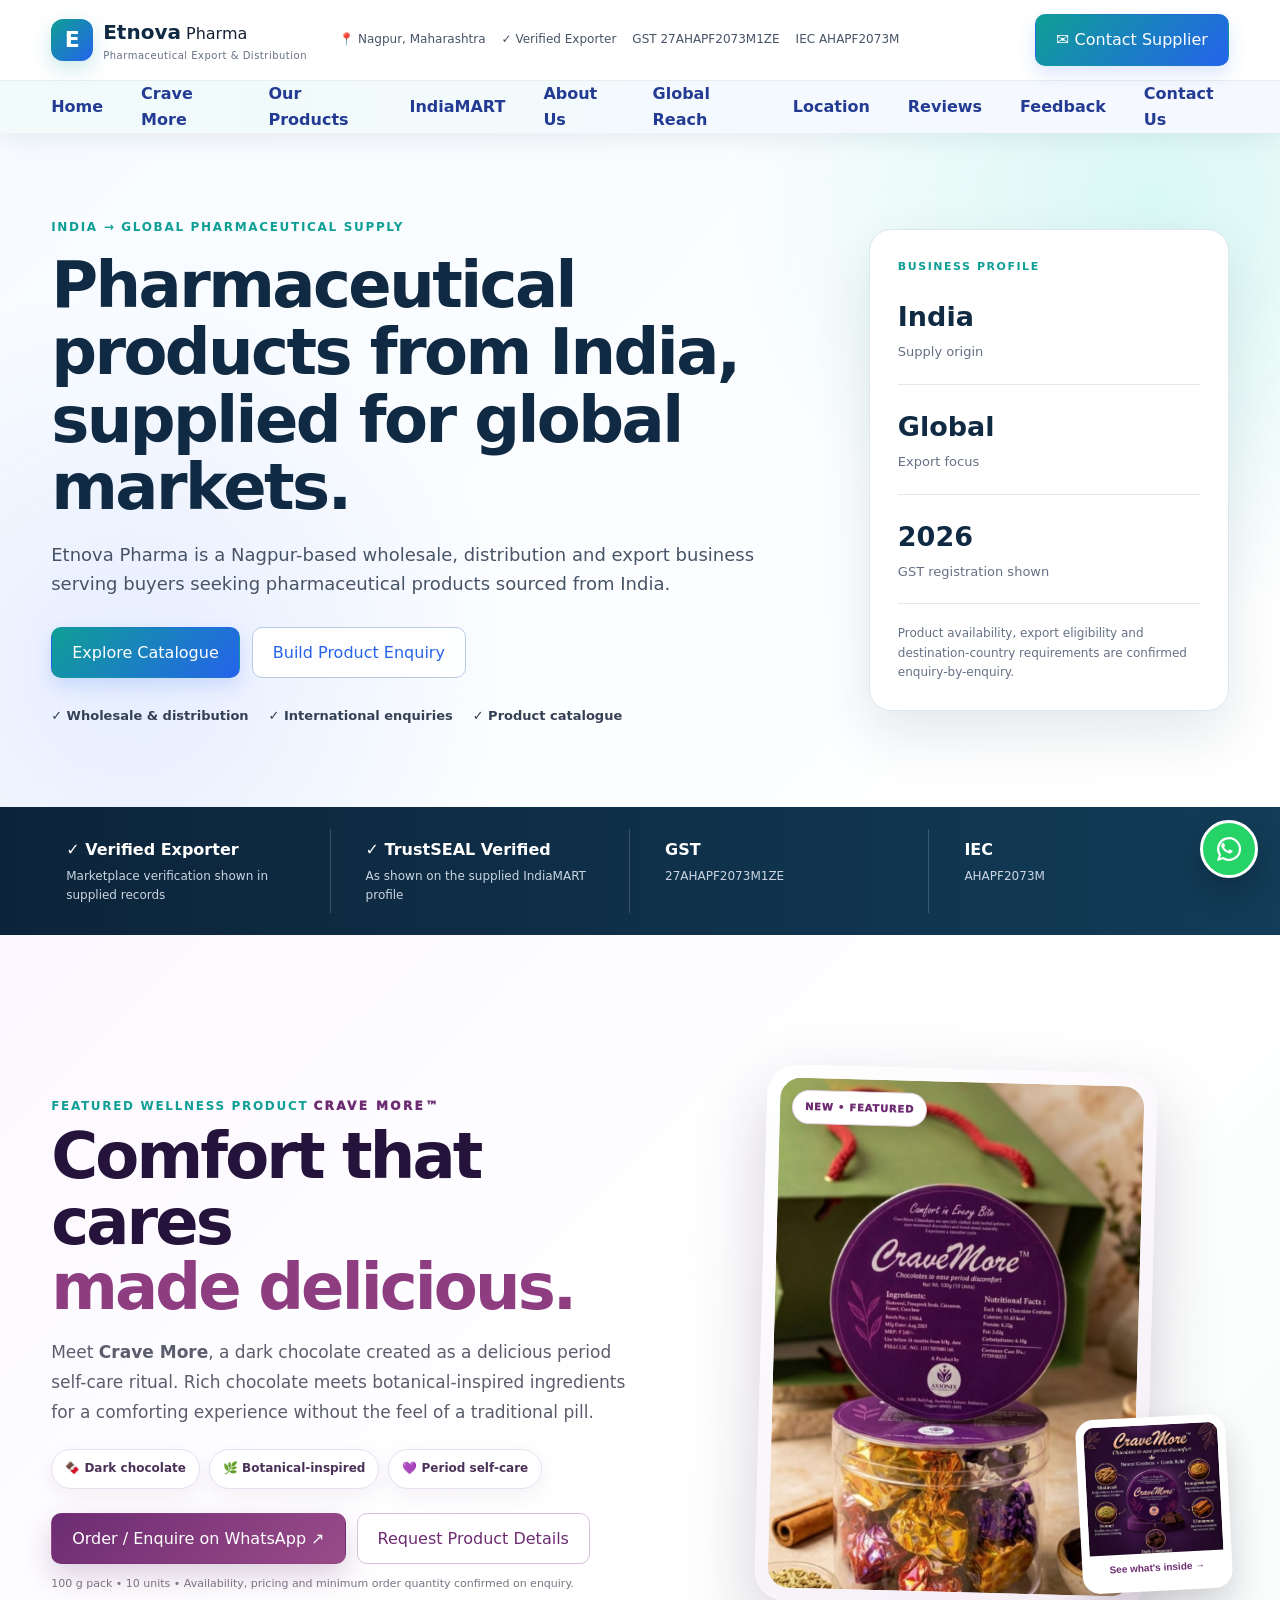
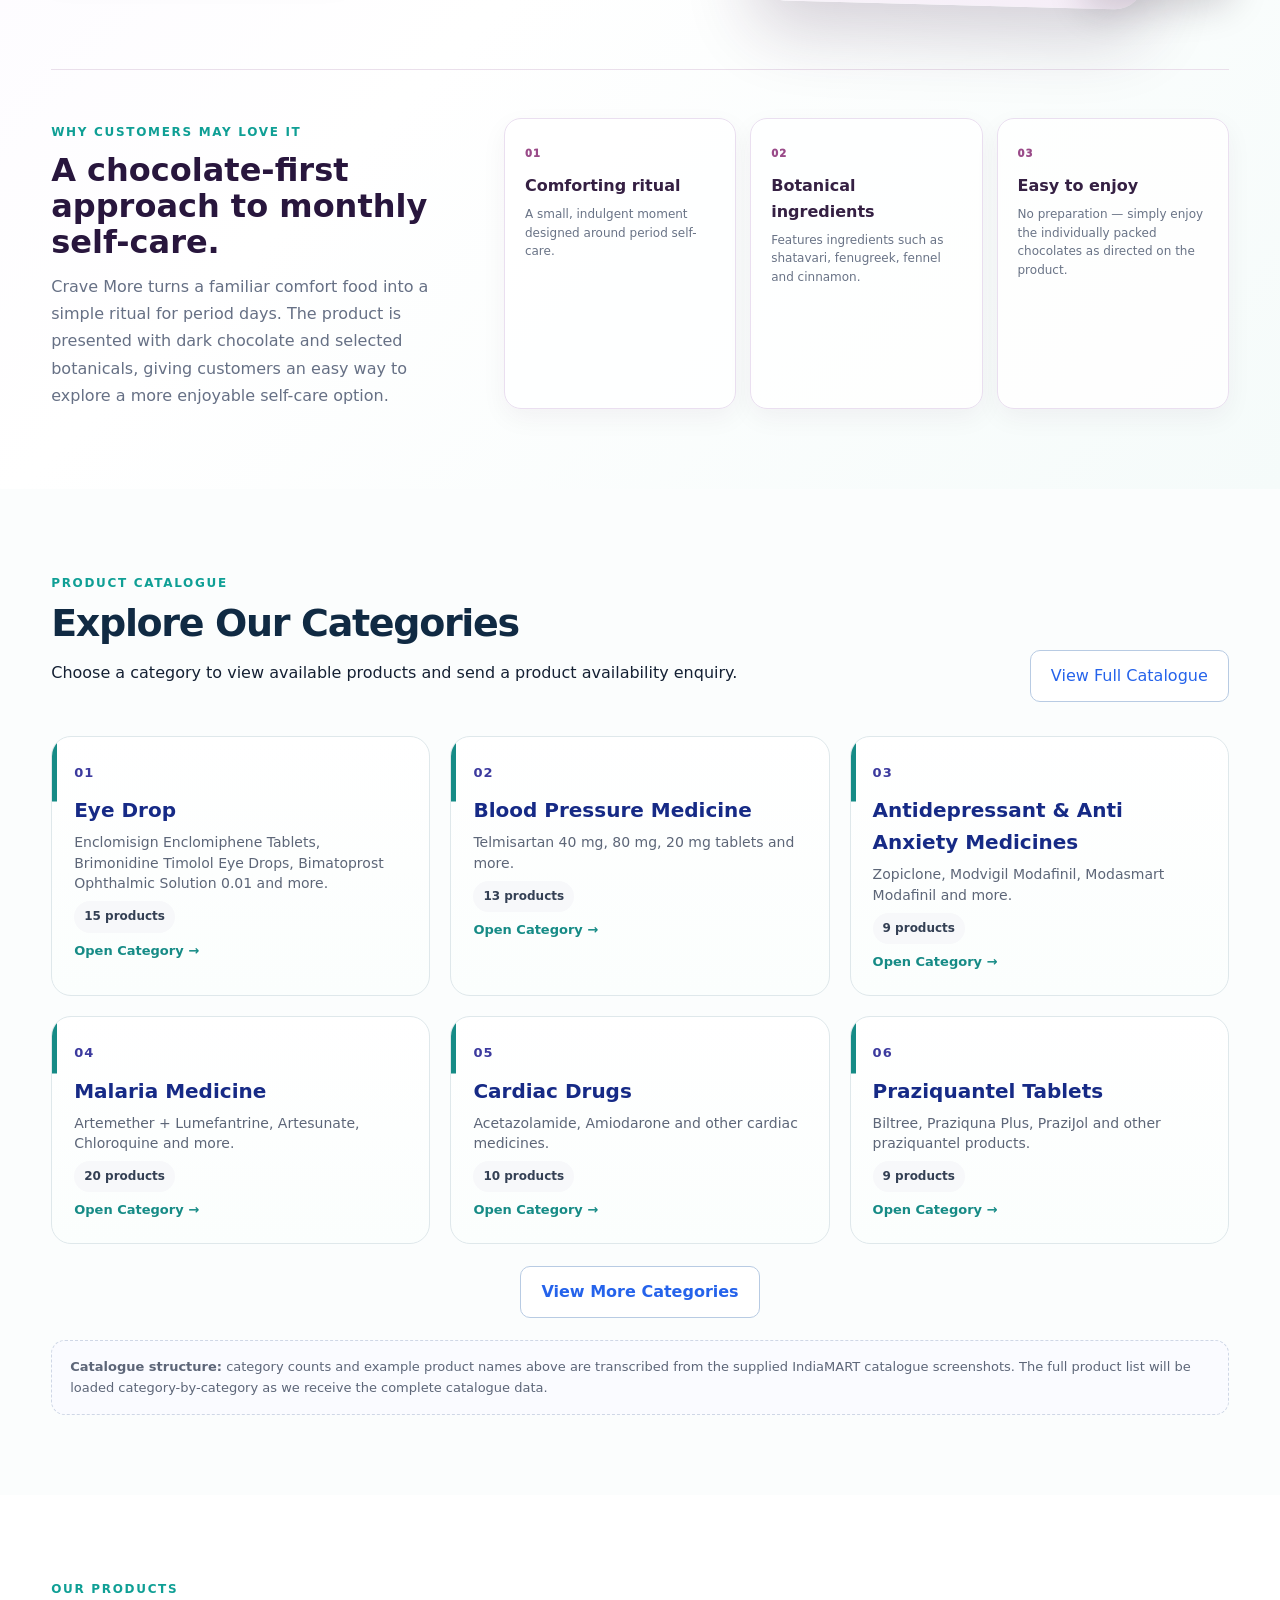
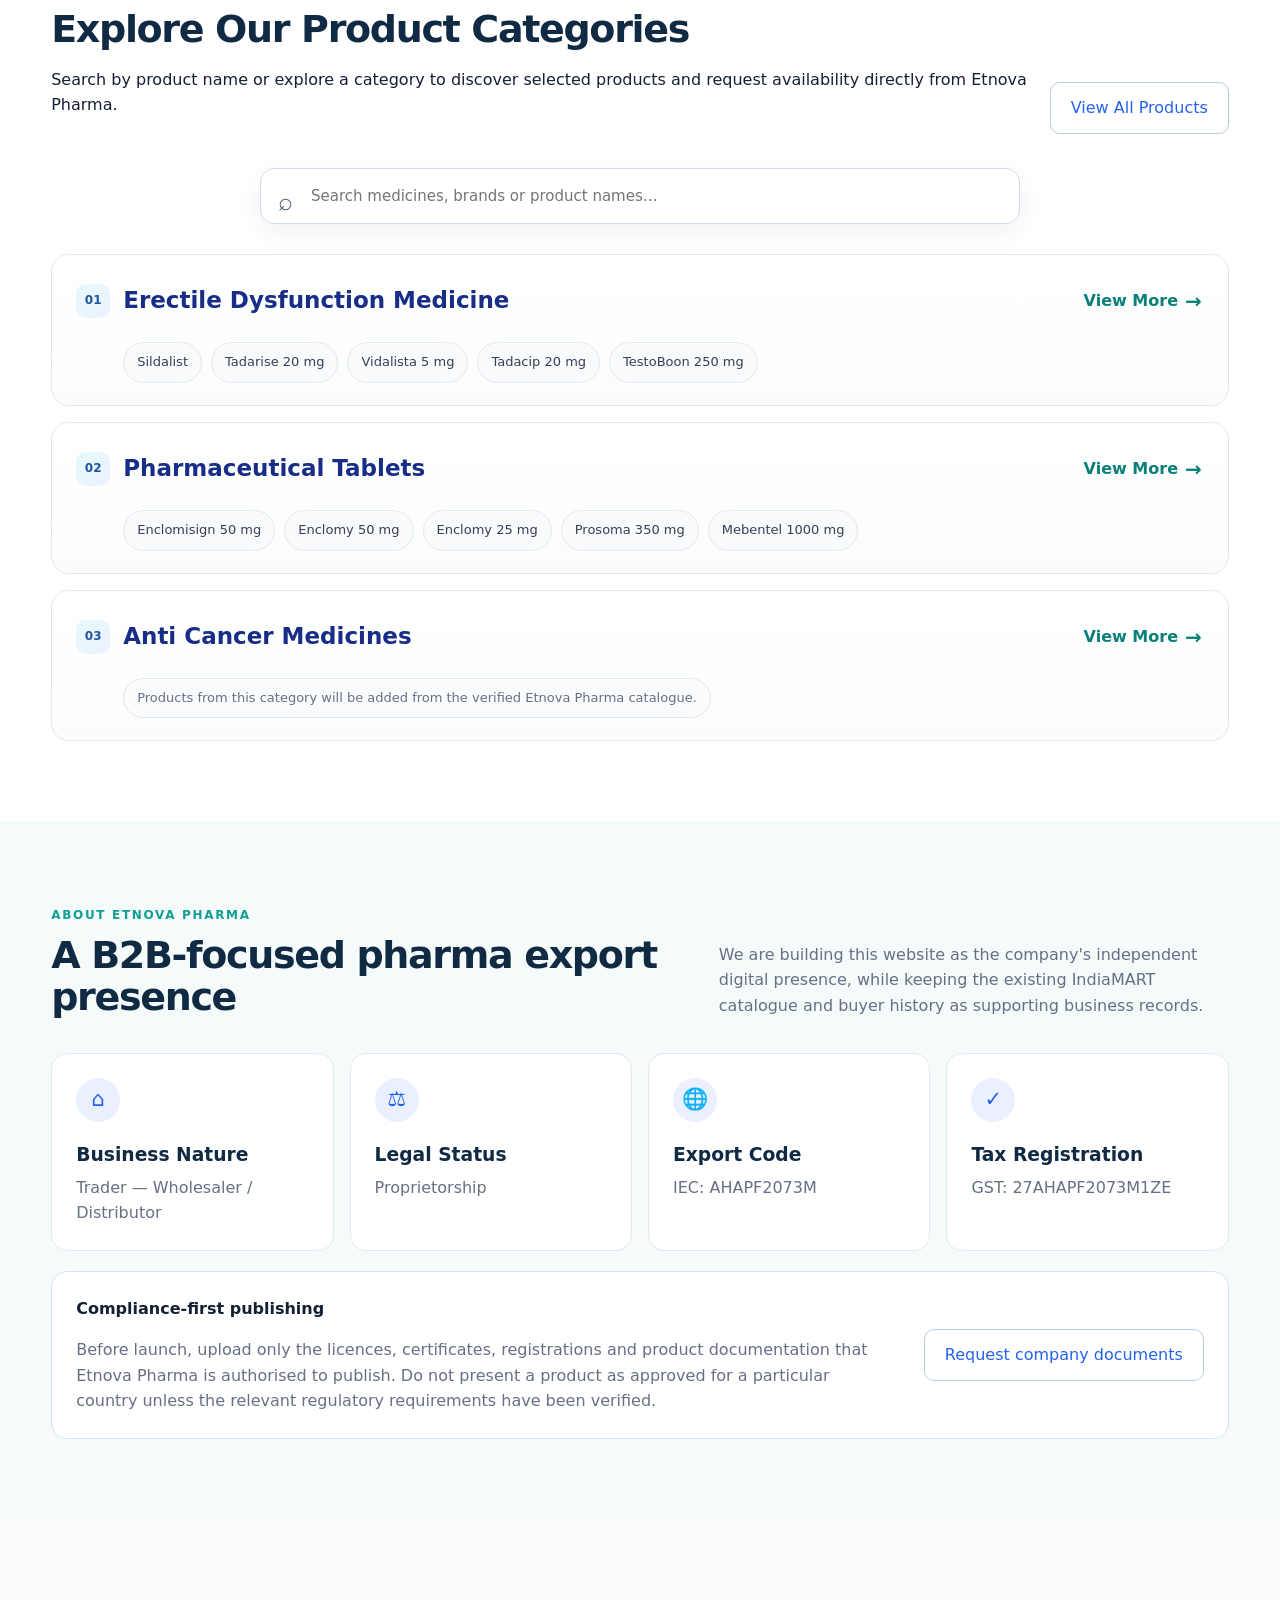
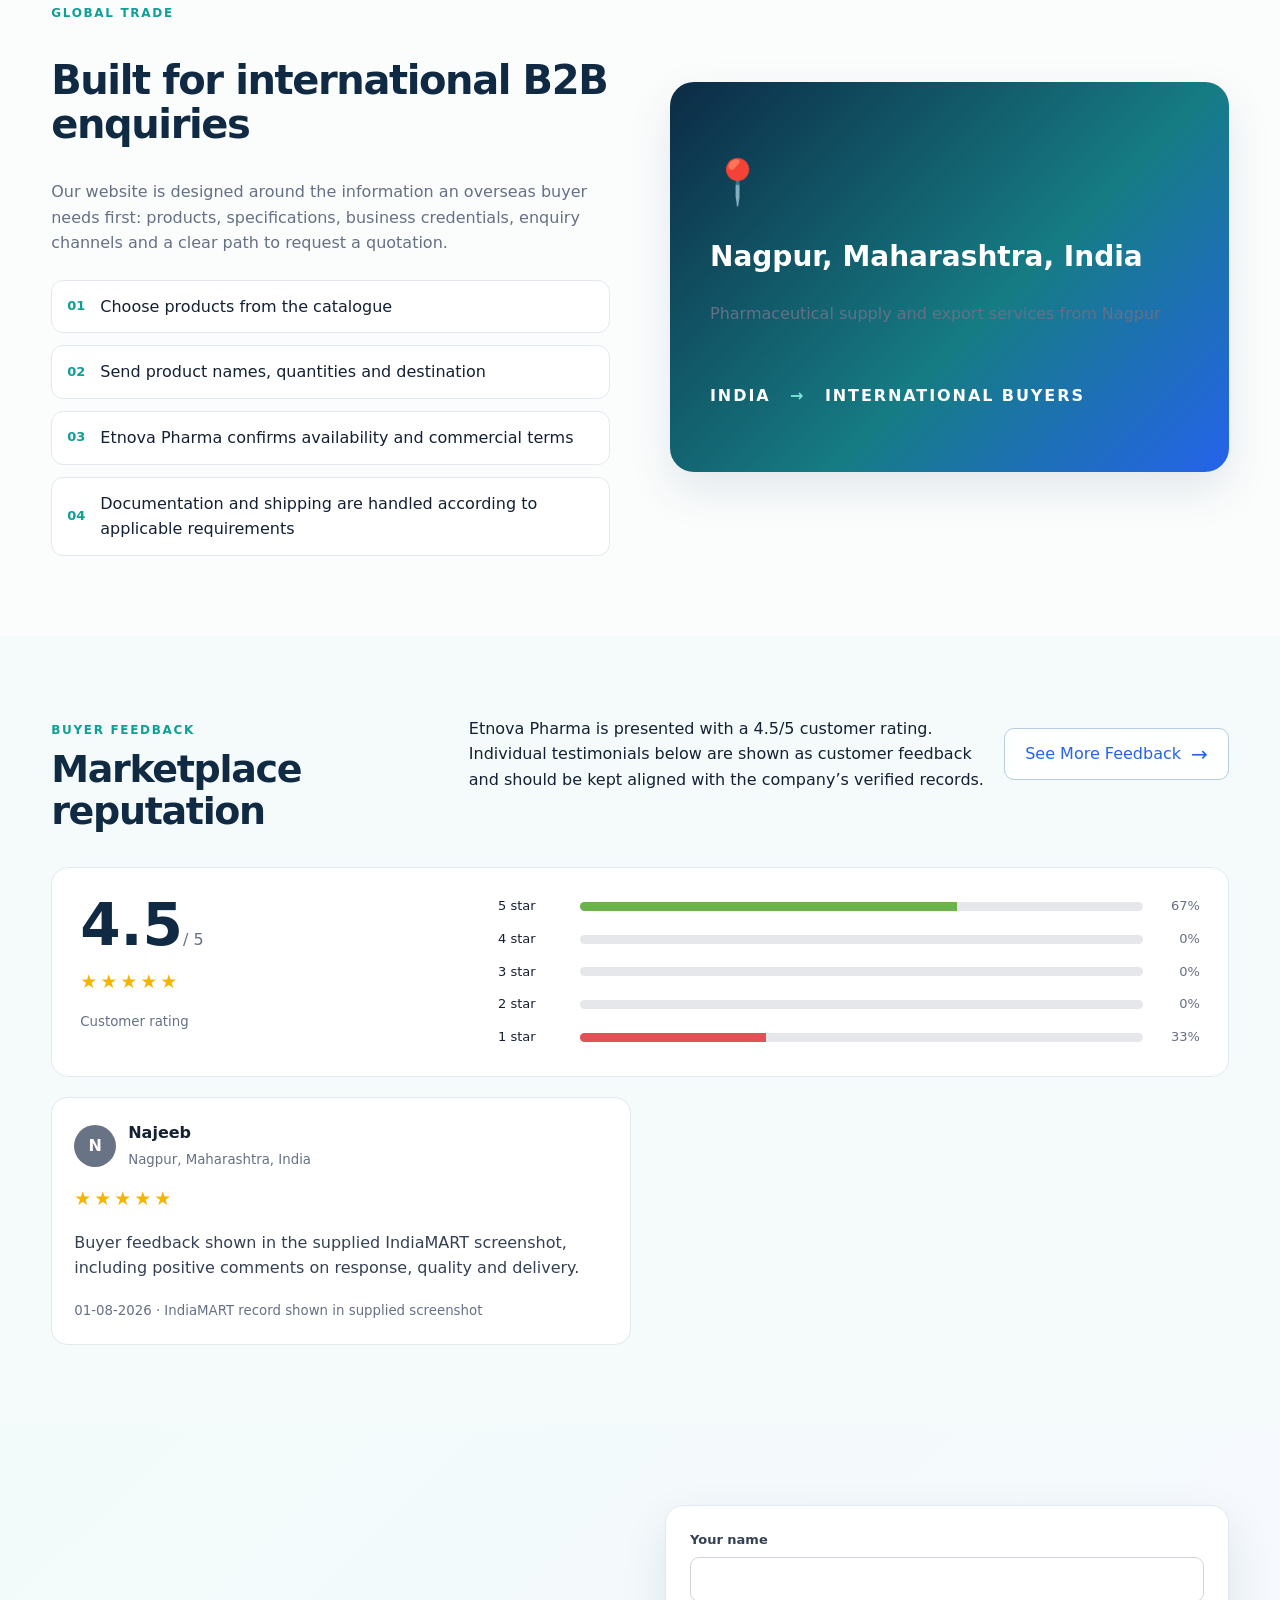
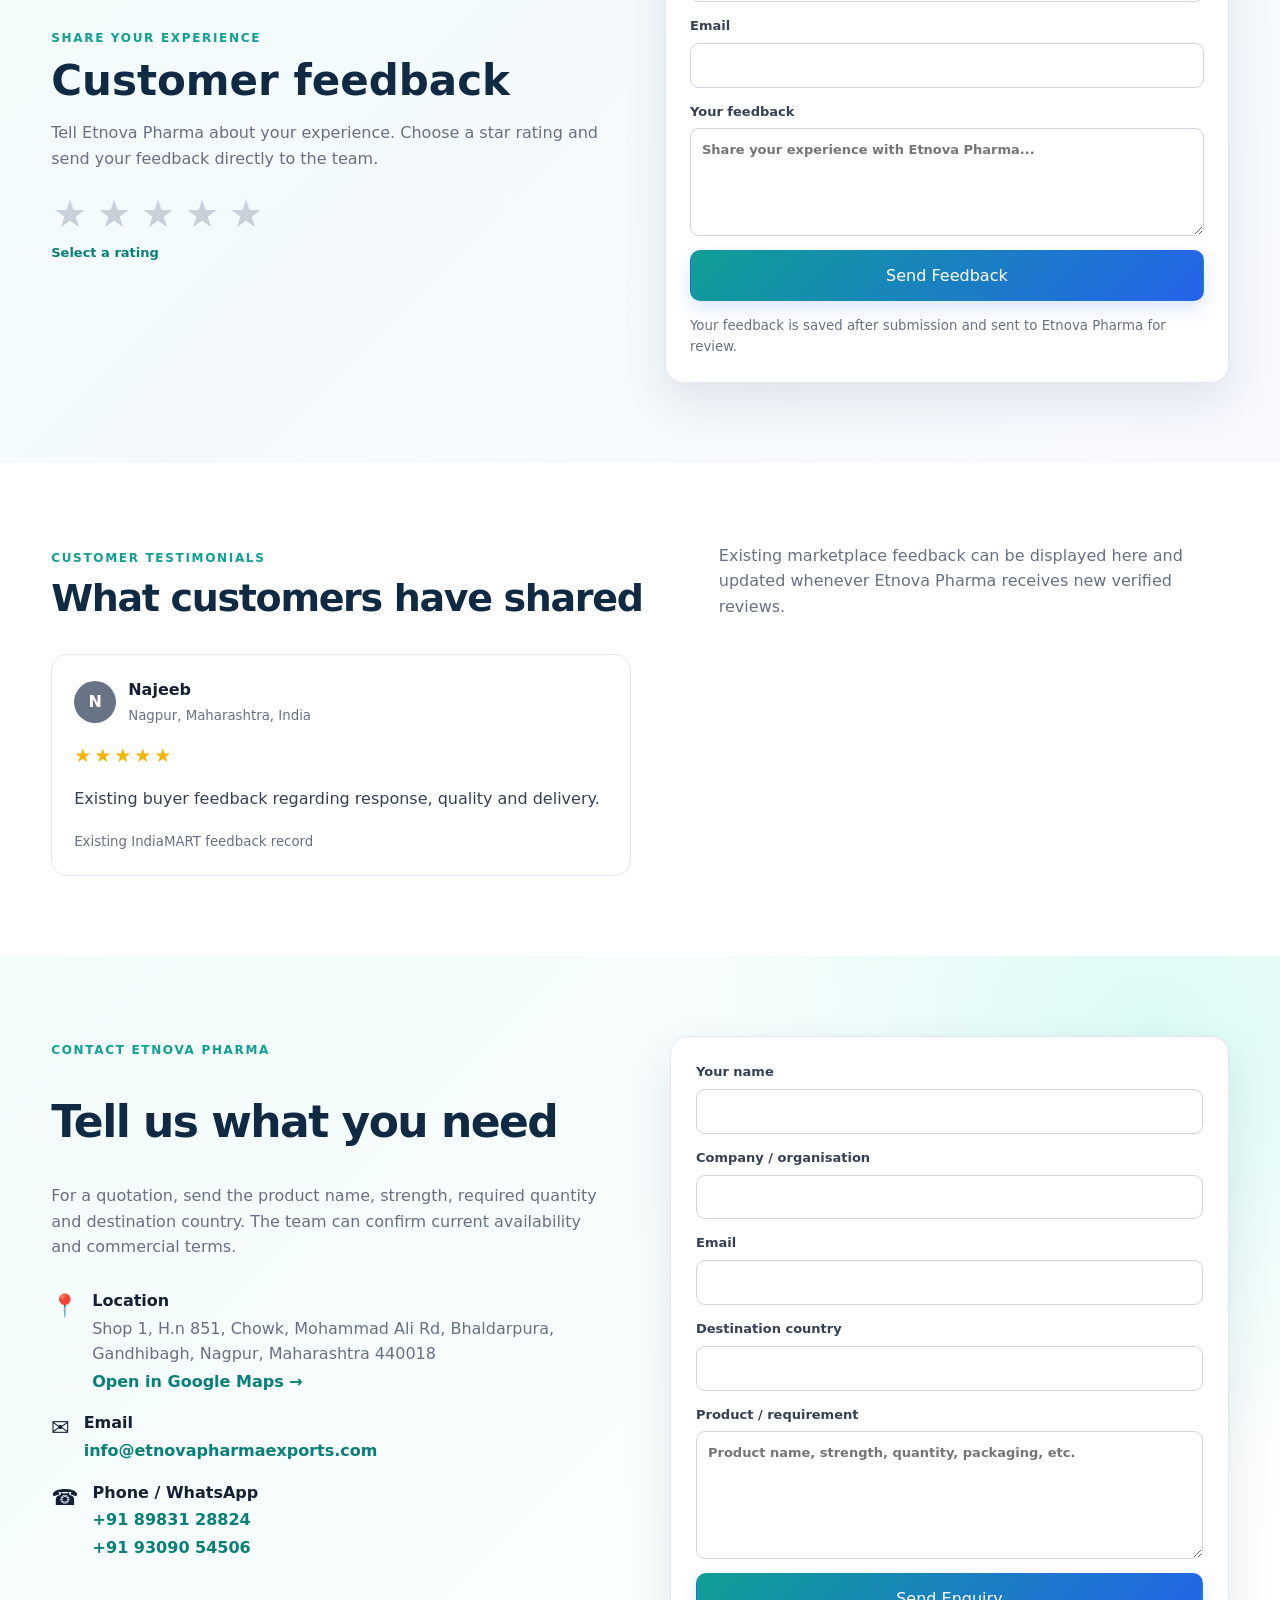
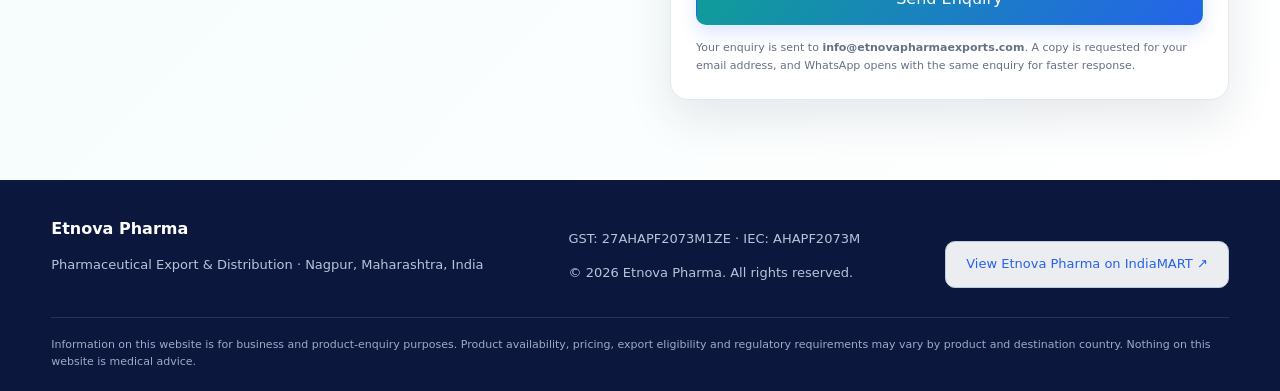
<file: index.html>
<!doctype html>
<html lang="en">
<head>
  <meta charset="utf-8">
  <meta name="viewport" content="width=device-width, initial-scale=1">
  <title>Etnova Pharma | Pharmaceutical Exporter from India</title>
  <meta name="description" content="Etnova Pharma, Nagpur, Maharashtra — pharmaceutical wholesale, distribution and international export from India. Explore our product catalogue and contact our supplier team.">
  <meta name="keywords" content="Etnova Pharma, pharmaceutical exporter India, medicine exporter, pharma wholesale, Nagpur pharma exporter">
  <link rel="stylesheet" href="styles.css">
</head>
<body>
<header class="site-header">
  <div class="topbar container">
    <a class="brand" href="#home" aria-label="Etnova Pharma home">
      <span class="brand-mark">E</span>
      <span><strong>Etnova</strong> Pharma<small>Pharmaceutical Export & Distribution</small></span>
    </a>
    <button class="mobile-menu-toggle" type="button" aria-label="Open navigation" aria-expanded="false"><span></span><span></span><span></span></button>
    <div class="trust-strip">
      <span>📍 Nagpur, Maharashtra</span>
      <span>✓ Verified Exporter</span>
      <span>GST 27AHAPF2073M1ZE</span>
      <span>IEC AHAPF2073M</span>
    </div>
    <a class="btn btn-primary" href="#contact">✉ Contact Supplier</a>
  </div>
  <nav class="nav">
    <div class="container nav-inner">
      <a href="#home">Home</a>
      <a href="#cravemore">Crave More</a>
      <a href="products.html">Our Products</a><a href="https://export.indiamart.com/company/etnova-pharma" target="_blank" rel="noopener noreferrer">IndiaMART</a>
      <a href="#about">About Us</a>
      <a href="#global">Global Reach</a>
      <a href="location.html">Location</a>
      <a href="#reviews">Reviews</a><a href="#feedback">Feedback</a>
      <a href="#contact">Contact Us</a>
    </div>
  </nav>
</header>

<main>
<section id="home" class="hero">
  <div class="container hero-grid">
    <div>
      <span class="eyebrow">INDIA → GLOBAL PHARMACEUTICAL SUPPLY</span>
      <h1>Pharmaceutical products from India, supplied for global markets.</h1>
      <p class="hero-copy">Etnova Pharma is a Nagpur-based wholesale, distribution and export business serving buyers seeking pharmaceutical products sourced from India.</p>
      <div class="hero-actions">
        <a class="btn btn-primary" href="products.html">Explore Catalogue</a>
        <a class="btn btn-outline" href="products.html">Build Product Enquiry</a>
      </div>
      <div class="hero-points">
        <span>✓ Wholesale & distribution</span>
        <span>✓ International enquiries</span>
        <span>✓ Product catalogue</span>
      </div>
    </div>
    <div class="hero-card">
      <div class="hero-card-label">BUSINESS PROFILE</div>
      <div class="hero-stat"><strong>India</strong><span>Supply origin</span></div>
      <div class="hero-stat"><strong>Global</strong><span>Export focus</span></div>
      <div class="hero-stat"><strong>2026</strong><span>GST registration shown</span></div>
      <div class="hero-note">Product availability, export eligibility and destination-country requirements are confirmed enquiry-by-enquiry.</div>
    </div>
  </div>
</section>

<section class="trust">
  <div class="container trust-grid">
    <div><strong>✓ Verified Exporter</strong><span>Marketplace verification shown in supplied records</span></div>
    <div><strong>✓ TrustSEAL Verified</strong><span>As shown on the supplied IndiaMART profile</span></div>
    <div><strong>GST</strong><span>27AHAPF2073M1ZE</span></div>
    <div><strong>IEC</strong><span>AHAPF2073M</span></div>
  </div>
</section>

<section id="cravemore" class="section cravemore-section">
  <div class="container">
    <div class="cravemore-banner">
      <div class="cravemore-intro">
        <span class="eyebrow">FEATURED WELLNESS PRODUCT</span>
        <span class="cravemore-kicker">CRAVE MORE™</span>
        <h2>Comfort that cares<br><em>made delicious.</em></h2>
        <p>Meet <strong>Crave More</strong>, a dark chocolate created as a delicious period self-care ritual. Rich chocolate meets botanical-inspired ingredients for a comforting experience without the feel of a traditional pill.</p>
        <div class="cravemore-badges">
          <span>🍫 Dark chocolate</span><span>🌿 Botanical-inspired</span><span>💜 Period self-care</span>
        </div>
        <div class="cravemore-actions">
          <a class="btn btn-crave" href="https://wa.me/918983128824?text=Hello%20Etnova%20Pharma%2C%20I%20want%20to%20order%20Crave%20More%20dark%20chocolates.%20Please%20share%20price%2C%20MOQ%20and%20availability." target="_blank" rel="noopener noreferrer">Order / Enquire on WhatsApp ↗</a>
          <a class="btn btn-crave-outline" href="#contact">Request Product Details</a>
        </div>
        <p class="cravemore-note">100 g pack • 10 units • Availability, pricing and minimum order quantity confirmed on enquiry.</p>
      </div>

      <div class="cravemore-visual">
        <div class="crave-glow"></div>
        <div class="crave-image-card">
          <span class="crave-tag">NEW • FEATURED</span>
          <img id="craveMainImage" src="assets/cravemore-product.jpg" alt="Crave More dark chocolate product by Axionix" loading="lazy">
        </div>
        <button class="crave-thumb" type="button" aria-label="View Crave More product information" data-image="assets/cravemore-info.png">
          <img src="assets/cravemore-info.png" alt="Crave More ingredients and product information" loading="lazy">
          <span>See what's inside →</span>
        </button>
      </div>
    </div>

    <div class="cravemore-details">
      <div class="crave-detail-copy">
        <span class="eyebrow">WHY CUSTOMERS MAY LOVE IT</span>
        <h3>A chocolate-first approach to monthly self-care.</h3>
        <p>Crave More turns a familiar comfort food into a simple ritual for period days. The product is presented with dark chocolate and selected botanicals, giving customers an easy way to explore a more enjoyable self-care option.</p>
      </div>
      <div class="crave-benefit-grid">
        <article><span>01</span><strong>Comforting ritual</strong><p>A small, indulgent moment designed around period self-care.</p></article>
        <article><span>02</span><strong>Botanical ingredients</strong><p>Features ingredients such as shatavari, fenugreek, fennel and cinnamon.</p></article>
        <article><span>03</span><strong>Easy to enjoy</strong><p>No preparation — simply enjoy the individually packed chocolates as directed on the product.</p></article>
      </div>
    </div>
  </div>
</section>

<section class="section catalogue-section" id="catalogue">
  <div class="container">
    <div class="section-heading"><div><span class="eyebrow">PRODUCT CATALOGUE</span><h2>Explore Our Categories</h2><p>Choose a category to view available products and send a product availability enquiry.</p></div><a class="btn btn-outline" href="products.html">View Full Catalogue</a></div>
    <div class="category-grid category-grid-large catalogue-collapsible" id="homeCategoryGrid">
      <a class="category-card" href="catalogue.html?category=eye-drop"><span class="category-number">01</span><h3>Eye Drop</h3><p>Enclomisign Enclomiphene Tablets, Brimonidine Timolol Eye Drops, Bimatoprost Ophthalmic Solution 0.01 and more.</p><span class="category-meta">15 products</span><span class="category-link">Open Category →</span></a>
      <a class="category-card" href="catalogue.html?category=blood-pressure"><span class="category-number">02</span><h3>Blood Pressure Medicine</h3><p>Telmisartan 40 mg, 80 mg, 20 mg tablets and more.</p><span class="category-meta">13 products</span><span class="category-link">Open Category →</span></a>
      <a class="category-card" href="catalogue.html?category=antidepressant"><span class="category-number">03</span><h3>Antidepressant &amp; Anti Anxiety Medicines</h3><p>Zopiclone, Modvigil Modafinil, Modasmart Modafinil and more.</p><span class="category-meta">9 products</span><span class="category-link">Open Category →</span></a>
      <a class="category-card" href="catalogue.html?category=malaria"><span class="category-number">04</span><h3>Malaria Medicine</h3><p>Artemether + Lumefantrine, Artesunate, Chloroquine and more.</p><span class="category-meta">20 products</span><span class="category-link">Open Category →</span></a>
      <a class="category-card" href="catalogue.html?category=cardiac"><span class="category-number">05</span><h3>Cardiac Drugs</h3><p>Acetazolamide, Amiodarone and other cardiac medicines.</p><span class="category-meta">10 products</span><span class="category-link">Open Category →</span></a>
      <a class="category-card" href="catalogue.html?category=praziquantel"><span class="category-number">06</span><h3>Praziquantel Tablets</h3><p>Biltree, Praziquna Plus, PraziJol and other praziquantel products.</p><span class="category-meta">9 products</span><span class="category-link">Open Category →</span></a>
      <a class="category-card" href="catalogue.html?category=diabetes"><span class="category-number">07</span><h3>Diabetes Medicine</h3><p>Vildagliptin, Metformin, Dapagliflozin and more.</p><span class="category-meta">8 products</span><span class="category-link">Open Category →</span></a>
      <a class="category-card" href="catalogue.html?category=vitamins"><span class="category-number">08</span><h3>Vitamin Tablets &amp; Capsules</h3><p>Cholecalciferol, Itraconazole capsules, Vitamin C and more.</p><span class="category-meta">8 products</span><span class="category-link">Open Category →</span></a>
      <a class="category-card" href="catalogue.html?category=antihistamines"><span class="category-number">09</span><h3>Antihistamines</h3><p>Levocetirizine, Loratadine, Bepotastine and more.</p><span class="category-meta">6 products</span><span class="category-link">Open Category →</span></a>
      <a class="category-card" href="catalogue.html?category=fenbendazole"><span class="category-number">10</span><h3>Fenbendazole Tablet</h3><p>Wormichrist Fenbendazole and other listed strengths.</p><span class="category-meta">6 products</span><span class="category-link">Open Category →</span></a>
      <a class="category-card" href="catalogue.html?category=fertility"><span class="category-number">11</span><h3>Fertility Enhancer Drugs</h3><p>Test-C Testosterone Cypionate, Progesterone, Dydrogesterone and more.</p><span class="category-meta">7 products</span><span class="category-link">Open Category →</span></a>
      <a class="category-card" href="catalogue.html?category=anti-infective-agent"><span class="category-number">12</span><h3>Anti Infective Agent</h3><p>Itraconazole cream, Banocide Forte, Diethylcarbamazine and more.</p><span class="category-meta">8 products</span><span class="category-link">Open Category →</span></a>
      <a class="category-card" href="catalogue.html?category=antacid"><span class="category-number">13</span><h3>Antacid Drugs</h3><p>Pantoprazole, Sodium Bicarbonate, Rabeprazole and more.</p><span class="category-meta">6 products</span><span class="category-link">Open Category →</span></a>
      <a class="category-card" href="catalogue.html?category=mebendazole"><span class="category-number">14</span><h3>Mebendazole Tablet</h3><p>Mebendazole 500 mg, Vermox 100 mg and Mebenda products.</p><span class="category-meta">8 products</span><span class="category-link">Open Category →</span></a>
      <a class="category-card" href="catalogue.html?category=steroids"><span class="category-number">15</span><h3>Steroids Tablets</h3><p>Oxandrolone, Vidalista Black, Tadarise and more.</p><span class="category-meta">5 products</span><span class="category-link">Open Category →</span></a>
      <a class="category-card" href="catalogue.html?category=pregabalin"><span class="category-number">16</span><h3>Pregabalin Capsules &amp; Tablets</h3><p>Pregagesic, Pregacare, Nervigesic and other pregabalin products.</p><span class="category-meta">3 products</span><span class="category-link">Open Category →</span></a>
      <a class="category-card" href="catalogue.html?category=vaccines"><span class="category-number">17</span><h3>Vaccines</h3><p>Chickenpox, pneumococcal, typhoid and other vaccines.</p><span class="category-meta">8 products</span><span class="category-link">Open Category →</span></a>
      <a class="category-card" href="catalogue.html?category=anticoagulant"><span class="category-number">18</span><h3>Anticoagulant &amp; Antiplatelet Drugs</h3><p>Apixaban, Alteplase and other listed products.</p><span class="category-meta">4 products</span><span class="category-link">Open Category →</span></a>
      <a class="category-card" href="catalogue.html?category=anti-infective"><span class="category-number">19</span><h3>Anti Infective Medicine</h3><p>Posaconazole, Voriconazole, Micafungin and more.</p><span class="category-meta">9 products</span><span class="category-link">Open Category →</span></a>
      <a class="category-card" href="catalogue.html?category=antiparasitic"><span class="category-number">20</span><h3>Antiparasitic Drug</h3><p>Metronidazole, Levamisole, Ketoconazole and more.</p><span class="category-meta">9 products</span><span class="category-link">Open Category →</span></a>
      <a class="category-card" href="catalogue.html?category=metronidazole"><span class="category-number">21</span><h3>Metronidazole Tablet</h3><p>Metropin and Metron products in listed strengths.</p><span class="category-meta">10 products</span><span class="category-link">Open Category →</span></a>
      <a class="category-card" href="catalogue.html?category=cream"><span class="category-number">22</span><h3>Pharmaceutical Cream</h3><p>Econazole cream, Fluconazole, Ketoconazole powder and more.</p><span class="category-meta">6 products</span><span class="category-link">Open Category →</span></a>
      <a class="category-card" href="catalogue.html?category=nitazoxanide"><span class="category-number">23</span><h3>Nitazoxanide Tablets</h3><p>Nizonide DT, Nizonide 500 mg, NITASAFE and more.</p><span class="category-meta">6 products</span><span class="category-link">Open Category →</span></a>
      <a class="category-card" href="catalogue.html?category=arthritis"><span class="category-number">24</span><h3>Arthritic Drugs</h3><p>Aceclofenac, Paracetamol, Thiocolchicoside, Upadacitinib and more.</p><span class="category-meta">3 products</span><span class="category-link">Open Category →</span></a>
      <a class="category-card" href="catalogue.html?category=paracetamol"><span class="category-number">25</span><h3>Paracetamol Tablets</h3><p>Paracetamol 500 mg, Paracip 650 and other listed products.</p><span class="category-meta">4 products</span><span class="category-link">Open Category →</span></a>
      <a class="category-card" href="catalogue.html?category=multivitamin"><span class="category-number">26</span><h3>Multivitamin Tablets &amp; Capsules</h3><p>Revital, Supradyn, Zincovit and more.</p><span class="category-meta">4 products</span><span class="category-link">Open Category →</span></a>
      <a class="category-card" href="catalogue.html?category=methenolone"><span class="category-number">27</span><h3>Methenolone Enanthate Injection</h3><p>Methenolone Enanthate injection and related listed products.</p><span class="category-meta">2 products</span><span class="category-link">Open Category →</span></a>
      <a class="category-card" href="catalogue.html?category=albendazole"><span class="category-number">28</span><h3>Albendazole Tablets</h3><p>Zolbend, Aldol and other albendazole products.</p><span class="category-meta">5 products</span><span class="category-link">Open Category →</span></a>
      <a class="category-card" href="catalogue.html?category=tetanus"><span class="category-number">29</span><h3>Tetanus Vaccine</h3><p>Tetanus toxoid and combination vaccines.</p><span class="category-meta">3 products</span><span class="category-link">Open Category →</span></a>
      <a class="category-card" href="catalogue.html?category=weight-loss"><span class="category-number">30</span><h3>Weight Loss Medicine</h3><p>Orlistat capsules and Naltrexone tablets.</p><span class="category-meta">2 products</span><span class="category-link">Open Category →</span></a>
      <a class="category-card" href="catalogue.html?category=triclabendazole"><span class="category-number">31</span><h3>Triclabendazole Tablet</h3><p>Triclabendazole products in listed strengths.</p><span class="category-meta">4 products</span><span class="category-link">Open Category →</span></a>
      <a class="category-card" href="catalogue.html?category=dark-chocolate"><span class="category-number">32</span><h3>Dark Chocolate</h3><p>Herbal dark chocolate product.</p><span class="category-meta">1 product</span><span class="category-link">Open Category →</span></a>
      <a class="category-card" href="catalogue.html?category=pyrantel"><span class="category-number">33</span><h3>Pyrantel Pamoate</h3><p>Nemocid oral suspension and tablets.</p><span class="category-meta">2 products</span><span class="category-link">Open Category →</span></a>
      <a class="category-card" href="catalogue.html?category=other"><span class="category-number">34</span><h3>Other Products</h3><p>Filagra, Ivermectin and other products in the wider catalogue.</p><span class="category-meta">105 products</span><span class="category-link">Open Category →</span></a>
    </div>
    <div class="catalogue-toggle-wrap"><button id="homeViewMoreCategories" class="btn btn-outline catalogue-toggle" type="button" aria-expanded="false">View More Categories</button></div>
    <div class="catalogue-note"><strong>Catalogue structure:</strong> category counts and example product names above are transcribed from the supplied IndiaMART catalogue screenshots. The full product list will be loaded category-by-category as we receive the complete catalogue data.</div>
  </div>
</section>
<section id="products" class="section products-showcase-section">
  <div class="container">
    <div class="section-heading products-section-heading">
      <div><span class="eyebrow">OUR PRODUCTS</span><h2>Explore Our Product Categories</h2><p>Search by product name or explore a category to discover selected products and request availability directly from Etnova Pharma.</p></div>
      <a class="btn btn-outline" href="products.html">View All Products</a>
    </div>

    <div class="product-search-box">
      <span class="search-icon">⌕</span>
      <input id="ourProductSearch" type="search" placeholder="Search medicines, brands or product names…" aria-label="Search medicines, brands or product names">
    </div>

    <div class="product-category-list" id="ourProductCategoryList">
      <article class="product-category-block" data-search="erectile dysfunction medicine tadalafil sildalist tadarise vidalista tadacip testoboon testoma">
        <div class="product-category-head">
          <div><span class="category-label">01</span><h3>Erectile Dysfunction Medicine</h3></div>
          <a class="view-category-link" href="catalogue.html?category=erectile" aria-label="View more Erectile Dysfunction Medicine">View More <span>→</span></a>
        </div>
        <div class="subproduct-list">
          <button class="subproduct-chip" data-product-search="Sildalist Sildenafil Citrate and Tadalafil Tablets">Sildalist</button>
          <button class="subproduct-chip" data-product-search="20mg Tadarise Tadalafil Effervescent Tablets">Tadarise 20 mg</button>
          <button class="subproduct-chip" data-product-search="5mg Vidalista Tadalafil Tablets">Vidalista 5 mg</button>
          <button class="subproduct-chip" data-product-search="Tadalafil Tablets 20mg">Tadacip 20 mg</button>
          <button class="subproduct-chip" data-product-search="250mg TestoBoon Testosterone Propionate Injection">TestoBoon 250 mg</button>
        </div>
      </article>

      <article class="product-category-block" data-search="pharmaceutical tablets enclomiphene enclomisign enclomy prosoma mebentel zopiclone">
        <div class="product-category-head">
          <div><span class="category-label">02</span><h3>Pharmaceutical Tablets</h3></div>
          <a class="view-category-link" href="catalogue.html?category=tablets" aria-label="View more Pharmaceutical Tablets">View More <span>→</span></a>
        </div>
        <div class="subproduct-list">
          <button class="subproduct-chip" data-product-search="50mg Enclomisign Enclomiphene Tablets">Enclomisign 50 mg</button>
          <button class="subproduct-chip" data-product-search="50mg Enclomy Enclomiphene Tablets">Enclomy 50 mg</button>
          <button class="subproduct-chip" data-product-search="25mg Enclomy Enclomiphene Tablets">Enclomy 25 mg</button>
          <button class="subproduct-chip" data-product-search="350mg Prosoma Carisoprodol Tablet">Prosoma 350 mg</button>
          <button class="subproduct-chip" data-product-search="1000mg Mebentel Mebendazole Tablets">Mebentel 1000 mg</button>
        </div>
      </article>

      <article class="product-category-block" data-search="anti cancer medicines oncology cancer medicine anti cancer">
        <div class="product-category-head">
          <div><span class="category-label">03</span><h3>Anti Cancer Medicines</h3></div>
          <a class="view-category-link" href="catalogue.html?category=anti-cancer" aria-label="View more Anti Cancer Medicines">View More <span>→</span></a>
        </div>
        <div class="subproduct-list">
          <span class="subproduct-chip subproduct-placeholder">Products from this category will be added from the verified Etnova Pharma catalogue.</span>
        </div>
      </article>
    </div>

    <div class="product-search-empty" id="ourProductSearchEmpty" hidden>No matching product or category found. Try another product name.</div>
  </div>
</section>

<section id="about" class="section section-alt">
  <div class="container">
    <div class="section-heading">
      <div><span class="eyebrow">ABOUT ETNOVA PHARMA</span><h2>A B2B-focused pharma export presence</h2></div>
      <p>We are building this website as the company's independent digital presence, while keeping the existing IndiaMART catalogue and buyer history as supporting business records.</p>
    </div>
    <div class="about-grid">
      <div class="about-card">
        <span class="icon">⌂</span><h3>Business Nature</h3><p>Trader — Wholesaler / Distributor</p>
      </div>
      <div class="about-card">
        <span class="icon">⚖</span><h3>Legal Status</h3><p>Proprietorship</p>
      </div>
      <div class="about-card">
        <span class="icon">🌐</span><h3>Export Code</h3><p>IEC: AHAPF2073M</p>
      </div>
      <div class="about-card">
        <span class="icon">✓</span><h3>Tax Registration</h3><p>GST: 27AHAPF2073M1ZE</p>
      </div>
    </div>
    <div class="compliance">
      <div><strong>Compliance-first publishing</strong><p>Before launch, upload only the licences, certificates, registrations and product documentation that Etnova Pharma is authorised to publish. Do not present a product as approved for a particular country unless the relevant regulatory requirements have been verified.</p></div>
      <a class="btn btn-outline" href="#contact">Request company documents</a>
    </div>
  </div>
</section>

<section id="global" class="section">
  <div class="container global-grid">
    <div>
      <span class="eyebrow">GLOBAL TRADE</span>
      <h2>Built for international B2B enquiries</h2>
      <p>Our website is designed around the information an overseas buyer needs first: products, specifications, business credentials, enquiry channels and a clear path to request a quotation.</p>
      <div class="steps">
        <div><b>01</b><span>Choose products from the catalogue</span></div>
        <div><b>02</b><span>Send product names, quantities and destination</span></div>
        <div><b>03</b><span>Etnova Pharma confirms availability and commercial terms</span></div>
        <div><b>04</b><span>Documentation and shipping are handled according to applicable requirements</span></div>
      </div>
    </div>
    <div class="map-card">
      <div class="map-pin">📍</div>
      <h3>Nagpur, Maharashtra, India</h3>
      <p>Pharmaceutical supply and export services from Nagpur</p>
      <div class="world-line">INDIA <span>→</span> INTERNATIONAL BUYERS</div>
    </div>
  </div>
</section>

<section id="reviews" class="section section-alt">
  <div class="container">
    <div class="section-heading feedback-heading-main">
      <div><span class="eyebrow">BUYER FEEDBACK</span><h2>Marketplace reputation</h2></div>
      <div class="feedback-heading-side"><p>Etnova Pharma is presented with a 4.5/5 customer rating. Individual testimonials below are shown as customer feedback and should be kept aligned with the company’s verified records.</p><a class="btn btn-outline feedback-more-btn" href="feedback.html" aria-label="See more customer feedback">See More Feedback <span class="feedback-arrow" aria-hidden="true">→</span></a></div>
    </div>
    <div class="rating-layout">
      <div class="rating-big"><strong>4.5</strong><span>/ 5</span><div class="stars">★★★★★</div><small>Customer rating</small></div>
      <div class="rating-bars">
        <div><span>5 star</span><i><b style="width:67%"></b></i><em>67%</em></div>
        <div><span>4 star</span><i><b style="width:0%"></b></i><em>0%</em></div>
        <div><span>3 star</span><i><b style="width:0%"></b></i><em>0%</em></div>
        <div><span>2 star</span><i><b style="width:0%"></b></i><em>0%</em></div>
        <div><span>1 star</span><i><b class="low" style="width:33%"></b></i><em>33%</em></div>
      </div>
    </div>
    <div class="review-grid">
      
      <article class="review"><div class="review-head"><span class="avatar">N</span><div><strong>Najeeb</strong><small>Nagpur, Maharashtra, India</small></div></div><div class="stars">★★★★★</div><p>Buyer feedback shown in the supplied IndiaMART screenshot, including positive comments on response, quality and delivery.</p><small>01-08-2026 · IndiaMART record shown in supplied screenshot</small></article>
    </div>
  </div>
</section>

<section id="feedback" class="section feedback-section">
  <div class="container feedback-grid">
    <div>
      <span class="eyebrow">SHARE YOUR EXPERIENCE</span>
      <h2>Customer feedback</h2>
      <p>Tell Etnova Pharma about your experience. Choose a star rating and send your feedback directly to the team.</p>
      <div class="feedback-stars" role="radiogroup" aria-label="Choose a rating">
        <button type="button" data-rating="1" aria-label="1 star">★</button><button type="button" data-rating="2" aria-label="2 stars">★</button><button type="button" data-rating="3" aria-label="3 stars">★</button><button type="button" data-rating="4" aria-label="4 stars">★</button><button type="button" data-rating="5" aria-label="5 stars">★</button>
      </div>
      <span class="selected-rating" id="selectedRating">Select a rating</span>
    </div>
    <form class="feedback-form" id="feedbackForm">
      <label>Your name<input name="name" required></label>
      <label>Email<input name="email" type="email" required></label>
      <label>Your feedback<textarea name="feedback" rows="4" required placeholder="Share your experience with Etnova Pharma..."></textarea></label>
      <button class="btn btn-primary" type="submit">Send Feedback</button>
      <small>Your feedback is saved after submission and sent to Etnova Pharma for review.</small>
    </form>
  </div>
</section>

<section class="section testimonials-section">
  <div class="container">
    <div class="section-heading"><div><span class="eyebrow">CUSTOMER TESTIMONIALS</span><h2>What customers have shared</h2></div><p>Existing marketplace feedback can be displayed here and updated whenever Etnova Pharma receives new verified reviews.</p></div>
    <div class="review-grid">
      
      <article class="review"><div class="review-head"><span class="avatar">N</span><div><strong>Najeeb</strong><small>Nagpur, Maharashtra, India</small></div></div><div class="stars">★★★★★</div><p>Existing buyer feedback regarding response, quality and delivery.</p><small>Existing IndiaMART feedback record</small></article>
    </div>
  </div>
</section>

<section id="contact" class="section contact-section">
  <div class="container contact-grid">
    <div>
      <span class="eyebrow">CONTACT ETNOVA PHARMA</span>
      <h2>Tell us what you need</h2>
      <p>For a quotation, send the product name, strength, required quantity and destination country. The team can confirm current availability and commercial terms.</p>
      <div class="contact-details">
        <div><span>📍</span><div><strong>Location</strong><p>Shop 1, H.n 851, Chowk, Mohammad Ali Rd, Bhaldarpura, Gandhibagh, Nagpur, Maharashtra 440018</p><p><a href="https://www.google.com/maps/search/?api=1&query=Shop%201%2C%20H.n%20851%2C%20Chowk%2C%20Mohammad%20Ali%20Rd%2C%20Bhaldarpura%2C%20Gandhibagh%2C%20Nagpur%2C%20Maharashtra%20440018" target="_blank" rel="noopener">Open in Google Maps →</a></p></div></div>
        <div><span>✉</span><div><strong>Email</strong><p><a href="mailto:info@etnovapharmaexports.com">info@etnovapharmaexports.com</a></p></div></div>
        <div><span>☎</span><div><strong>Phone / WhatsApp</strong><p><a href="tel:+918983128824">+91 89831 28824</a></p><p><a href="tel:+919309054506">+91 93090 54506</a></p></div></div>
      </div>
    </div>
    <form class="contact-form" id="enquiryForm">
      <label>Your name<input name="name" required></label>
      <label>Company / organisation<input name="company"></label>
      <label>Email<input name="email" type="email" required></label>
      <label>Destination country<input name="country" required></label>
      <label>Product / requirement<textarea name="message" rows="5" required placeholder="Product name, strength, quantity, packaging, etc."></textarea></label>
      <button class="btn btn-primary" type="submit">Send Enquiry</button>
      <p class="form-note">Your enquiry is sent to <strong>info@etnovapharmaexports.com</strong>. A copy is requested for your email address, and WhatsApp opens with the same enquiry for faster response.</p>
    </form>
  </div>
</section>
</main>

<footer class="footer">
  <div class="container footer-grid">
    <div><strong>Etnova Pharma</strong><p>Pharmaceutical Export &amp; Distribution · Nagpur, Maharashtra, India</p></div>
    <div><p>GST: 27AHAPF2073M1ZE · IEC: AHAPF2073M</p><p>© <span id="year"></span> Etnova Pharma. All rights reserved.</p></div>
  <div class="footer-marketplace"><a class="btn btn-outline" href="https://export.indiamart.com/company/etnova-pharma" target="_blank" rel="noopener noreferrer">View Etnova Pharma on IndiaMART ↗</a></div>
  </div>
  <div class="container legal">Information on this website is for business and product-enquiry purposes. Product availability, pricing, export eligibility and regulatory requirements may vary by product and destination country. Nothing on this website is medical advice.</div>
</footer>

<script src="script.js"></script>
<script>
(function(){const g=document.getElementById("homeCategoryGrid"),b=document.getElementById("homeViewMoreCategories");if(!g||!b)return;b.addEventListener("click",function(){const open=g.classList.toggle("is-expanded");b.textContent=open?"Show Fewer Categories":"View More Categories";b.setAttribute("aria-expanded",String(open));if(open)g.scrollIntoView({behavior:"smooth",block:"nearest"})});})();
</script>
<a class="floating-whatsapp" id="floatingWhatsapp" href="https://wa.me/918983128824?text=Hello%20Etnova%20Pharma%2C%20I%20would%20like%20to%20enquire%20about%20your%20pharmaceutical%20products." target="_blank" rel="noopener" aria-label="Chat with Etnova Pharma on WhatsApp" title="Chat with Etnova Pharma on WhatsApp"><svg viewBox="0 0 32 32" aria-hidden="true" focusable="false"><path fill="currentColor" d="M19.11 17.41c-.3-.15-1.75-.86-2.02-.96-.27-.1-.47-.15-.67.15-.2.3-.77.96-.94 1.16-.17.2-.35.22-.65.07-.3-.15-1.25-.46-2.38-1.46-.88-.78-1.47-1.74-1.64-2.04-.17-.3-.02-.46.13-.61.13-.13.3-.35.45-.52.15-.17.2-.3.3-.5.1-.2.05-.37-.02-.52-.07-.15-.67-1.61-.92-2.2-.24-.58-.49-.5-.67-.51h-.57c-.2 0-.52.07-.79.37-.27.3-1.04 1.01-1.04 2.47s1.07 2.86 1.22 3.06c.15.2 2.1 3.2 5.09 4.49.71.31 1.27.49 1.7.63.71.23 1.35.2 1.86.12.57-.09 1.75-.72 2-1.41.25-.69.25-1.28.17-1.41-.07-.12-.27-.2-.57-.35z"/><path fill="currentColor" d="M16.03 3.2a12.76 12.76 0 0 0-10.9 19.4L3.2 28.8l6.34-1.87A12.77 12.77 0 1 0 16.03 3.2zm0 23.2c-1.99 0-3.83-.58-5.38-1.58l-.39-.25-3.76 1.11 1.13-3.66-.26-.4a10.4 10.4 0 1 1 8.66 4.78z"/></svg></a>
<script>
(function(){const b=document.getElementById("floatingWhatsapp");if(!b)return;let drag=false,moved=false,sx=0,sy=0,sl=0,st=0;b.addEventListener("pointerdown",e=>{drag=true;moved=false;sx=e.clientX;sy=e.clientY;const r=b.getBoundingClientRect();sl=r.left;st=r.top;b.setPointerCapture(e.pointerId)});b.addEventListener("pointermove",e=>{if(!drag)return;const dx=e.clientX-sx,dy=e.clientY-sy;if(Math.abs(dx)+Math.abs(dy)>8)moved=true;let x=Math.max(8,Math.min(innerWidth-b.offsetWidth-8,sl+dx));let y=Math.max(8,Math.min(innerHeight-b.offsetHeight-8,st+dy));b.style.left=x+"px";b.style.top=y+"px";b.style.right="auto";b.style.bottom="auto"});b.addEventListener("pointerup",e=>{drag=false;if(moved){e.preventDefault();b.dataset.dragged="1";setTimeout(()=>delete b.dataset.dragged,100)}});b.addEventListener("click",e=>{if(b.dataset.dragged)e.preventDefault()});})();
</script>
</body>
</html>
</file>
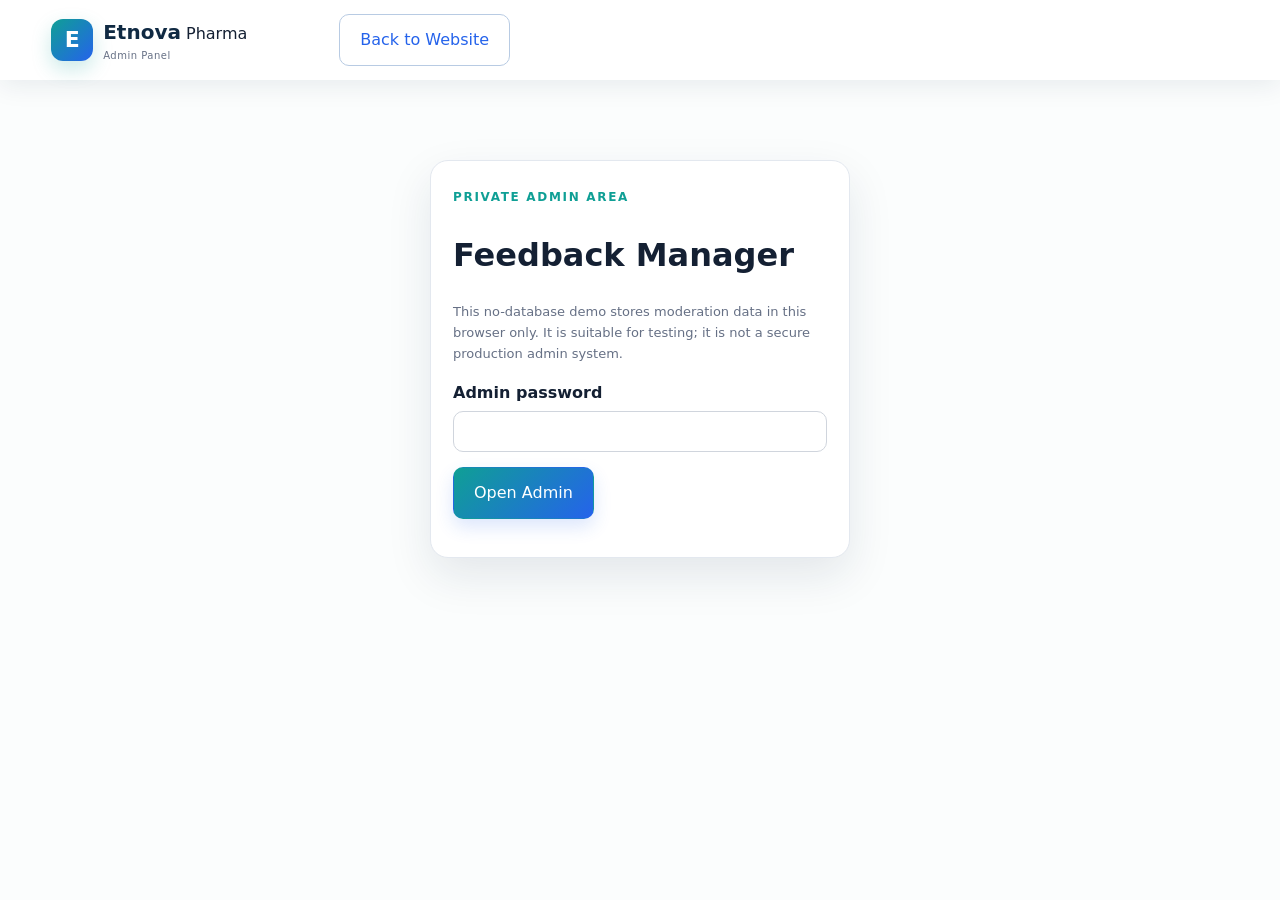
<file: admin.html>
<!doctype html><html lang="en"><head><meta charset="utf-8"><meta name="viewport" content="width=device-width, initial-scale=1"><title>Etnova Pharma | Admin Feedback</title><link rel="stylesheet" href="styles.css"><style>.admin-wrap{max-width:1050px;margin:40px auto;padding:0 18px}.admin-card{background:#fff;border:1px solid var(--line);border-radius:18px;padding:22px;box-shadow:var(--shadow);margin-bottom:20px}.admin-login{max-width:420px;margin:80px auto}.admin-table{width:100%;border-collapse:collapse}.admin-table th,.admin-table td{padding:12px;border-bottom:1px solid var(--line);text-align:left;vertical-align:top}.admin-actions{display:flex;gap:8px;flex-wrap:wrap}.admin-note{font-size:13px;color:var(--muted);line-height:1.6}.status{font-weight:800}.approved{color:#087f78}.pending{color:#b7791f}@media(max-width:700px){.admin-table{display:block;overflow:auto;white-space:normal}.admin-table th,.admin-table td{min-width:130px}.admin-wrap{margin:25px auto}}</style></head><body><header class="site-header"><div class="topbar container"><a class="brand" href="index.html"><span class="brand-mark">E</span><span><strong>Etnova</strong> Pharma<small>Admin Panel</small></span></a><a class="btn btn-outline" href="index.html">Back to Website</a></div></header><main class="admin-wrap"><div id="loginCard" class="admin-card admin-login"><span class="eyebrow">PRIVATE ADMIN AREA</span><h1>Feedback Manager</h1><p class="admin-note">This no-database demo stores moderation data in this browser only. It is suitable for testing; it is not a secure production admin system.</p><label style="display:block;font-weight:800;margin:15px 0">Admin password<input id="adminPassword" type="password" style="display:block;width:100%;padding:12px;border:1px solid #d0d5dd;border-radius:10px;margin-top:6px"></label><button id="loginBtn" class="btn btn-primary">Open Admin</button><p id="loginError" style="color:#b42318;font-weight:700"></p></div><div id="dashboard" hidden><div class="admin-card"><span class="eyebrow">CUSTOMER FEEDBACK</span><h1>Review & Publish</h1><p class="admin-note">Approve genuine feedback to display it on the website. Approved feedback is shown publicly from this browser's local storage. For true multi-device publishing, we will add a database in Phase 2.</p><div id="stats"></div></div><div class="admin-card"><div style="overflow:auto"><table class="admin-table"><thead><tr><th>Customer</th><th>Rating</th><th>Feedback</th><th>Status</th><th>Action</th></tr></thead><tbody id="feedbackRows"></tbody></table></div></div><div class="admin-card"><h2>Add verified testimonial manually</h2><p class="admin-note">Use this only for feedback the company has verified.</p><form id="manualForm"><div class="form-two"><label>Name<input name="name" required></label><label>Rating<select name="rating" required><option value="5">5</option><option value="4">4</option><option value="3">3</option><option value="2">2</option><option value="1">1</option></select></label></div><label style="display:block;font-weight:800;margin-top:12px">Feedback<textarea name="feedback" rows="4" required style="display:block;width:100%;padding:12px;border:1px solid #d0d5dd;border-radius:10px;margin-top:6px"></textarea></label><button class="btn btn-primary" type="submit" style="margin-top:12px">Add & Publish</button></form></div></div></main><script>const PASS='etnova-admin';const login=document.getElementById('loginBtn');login.onclick=()=>{if(document.getElementById('adminPassword').value!==PASS){document.getElementById('loginError').textContent='Incorrect password.';return}document.getElementById('loginCard').hidden=true;document.getElementById('dashboard').hidden=false;render()};function get(){return JSON.parse(localStorage.getItem('etnovaFeedback')||'[]')}function save(x){localStorage.setItem('etnovaFeedback',JSON.stringify(x))}function render(){const a=get();document.getElementById('stats').innerHTML='<strong>'+a.length+'</strong> total · <strong>'+a.filter(x=>x.approved).length+'</strong> published · <strong>'+a.filter(x=>!x.approved).length+'</strong> pending';document.getElementById('feedbackRows').innerHTML=a.length?a.map((x,i)=>'<tr><td><strong>'+esc(x.name)+'</strong><br><small>'+esc(x.email||'')+'</small></td><td>★★★★★<br><strong>'+x.rating+'/5</strong></td><td>'+esc(x.feedback)+'</td><td class="status '+(x.approved?'approved':'pending')+'">'+(x.approved?'Published':'Pending')+'</td><td><div class="admin-actions"><button class="btn btn-small" onclick="approve('+i+')">'+(x.approved?'Unpublish':'Publish')+'</button><button class="btn btn-small" onclick="removeItem('+i+')">Delete</button></div></td></tr>').join(''):'<tr><td colspan="5">No feedback yet.</td></tr>'}function approve(i){const a=get();a[i].approved=!a[i].approved;save(a);render()}function removeItem(i){const a=get();if(confirm('Delete this feedback?')){a.splice(i,1);save(a);render()}}function esc(v){return String(v||'').replace(/[&<>"']/g,m=>({'&':'&amp;','<':'&lt;','>':'&gt;','"':'&quot;',"'":'&#39;'}[m]))}document.getElementById('manualForm').onsubmit=e=>{e.preventDefault();const d=new FormData(e.target);const a=get();a.push({name:d.get('name'),rating:Number(d.get('rating')),feedback:d.get('feedback'),email:'',approved:true,createdAt:new Date().toISOString()});save(a);e.target.reset();render()};</script></body></html>
</file>
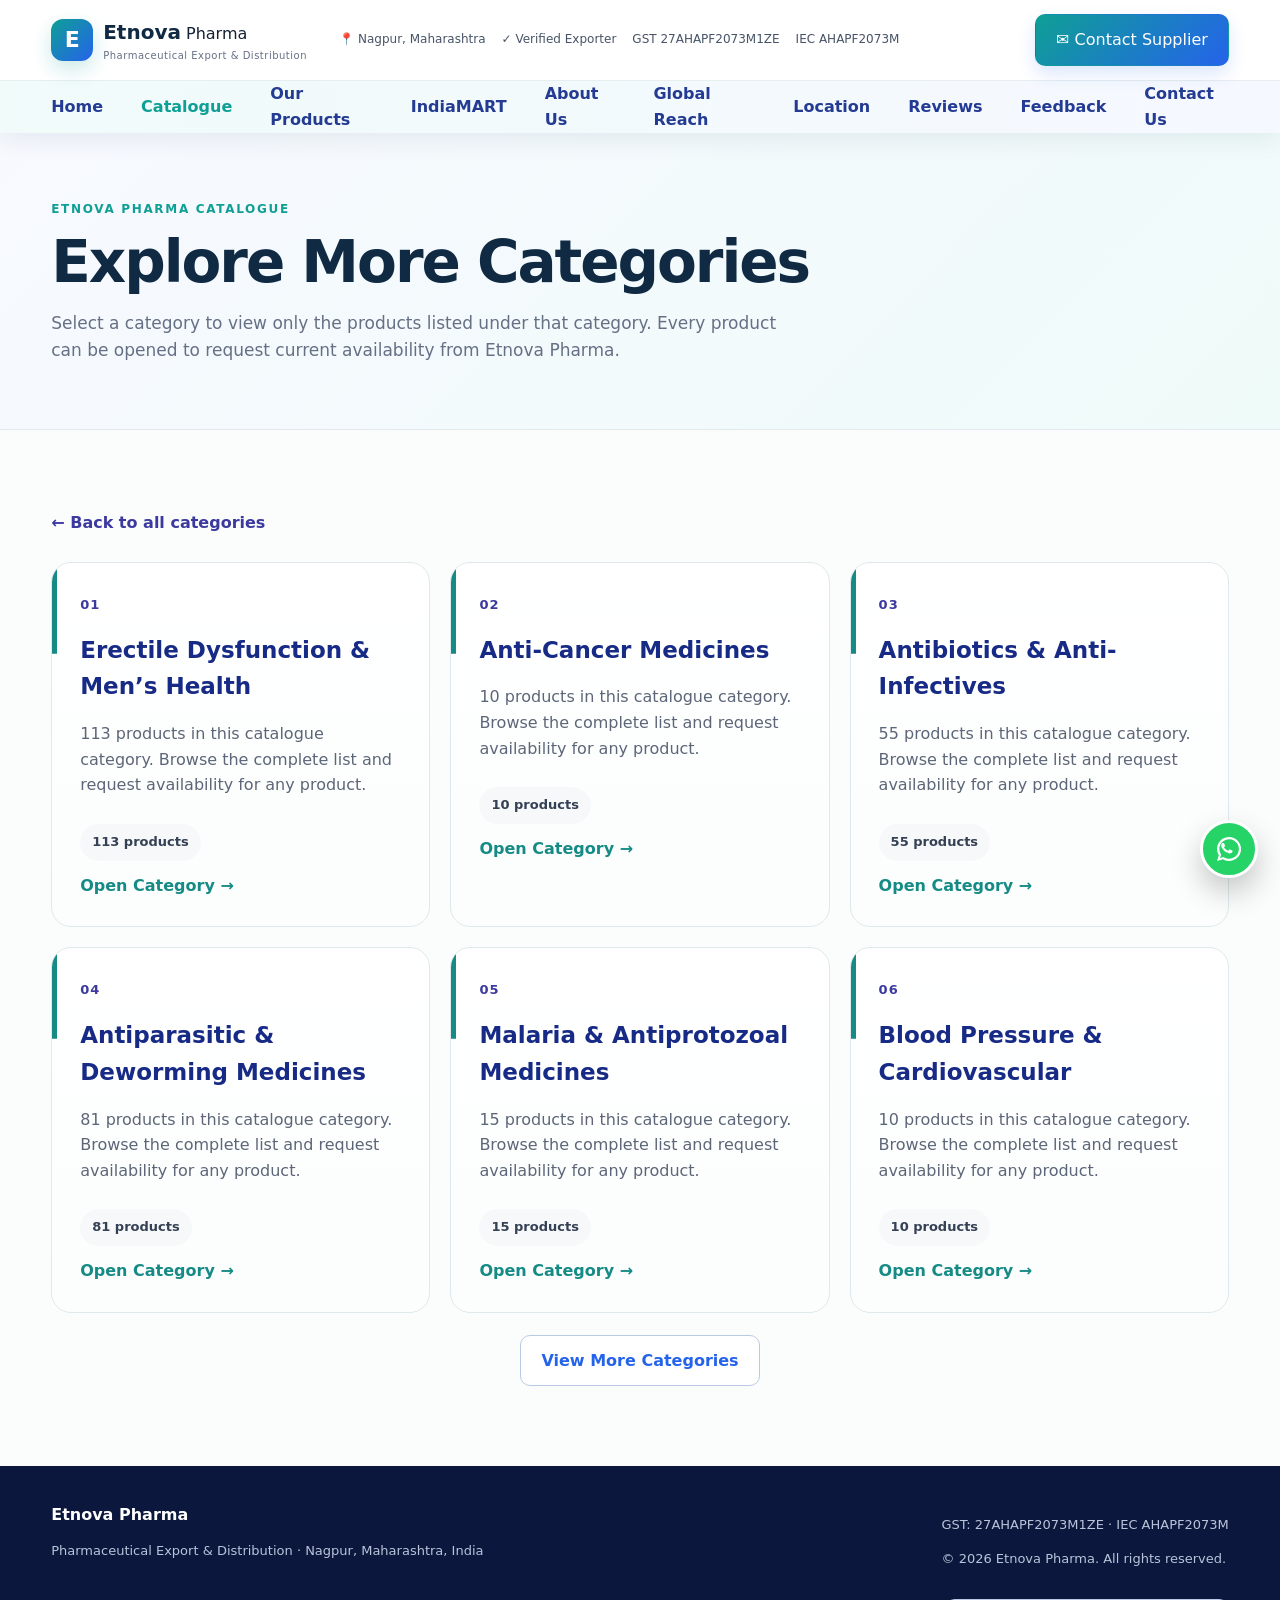
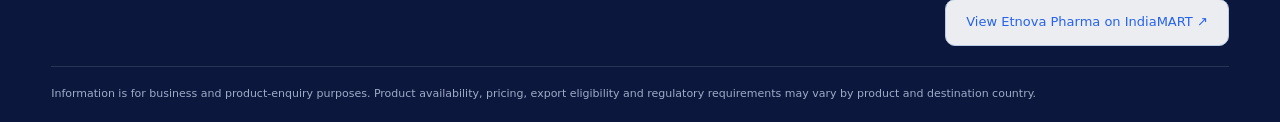
<file: catalogue.html>
<!doctype html><html lang="en"><head><meta charset="utf-8"><meta name="viewport" content="width=device-width,initial-scale=1"><title>Product Catalogue | Etnova Pharma</title><meta name="description" content="Browse Etnova Pharma product categories and request product availability."><link rel="stylesheet" href="styles.css"></head><body>
<header class="site-header"><div class="topbar container"><a class="brand" href="index.html"><span class="brand-mark">E</span><span><strong>Etnova</strong> Pharma<small>Pharmaceutical Export & Distribution</small></span></a><button class="mobile-menu-toggle" type="button" aria-label="Open navigation" aria-expanded="false"><span></span><span></span><span></span></button><div class="trust-strip"><span>📍 Nagpur, Maharashtra</span><span>✓ Verified Exporter</span><span>GST 27AHAPF2073M1ZE</span><span>IEC AHAPF2073M</span></div><a class="btn btn-primary" href="index.html#contact">✉ Contact Supplier</a></div><nav class="nav"><div class="container nav-inner"><a href="index.html">Home</a><a class="active" href="catalogue.html">Catalogue</a><a href="products.html">Our Products</a><a href="https://export.indiamart.com/company/etnova-pharma" target="_blank" rel="noopener noreferrer">IndiaMART</a><a href="index.html#about">About Us</a><a href="index.html#global">Global Reach</a><a href="location.html">Location</a><a href="index.html#reviews">Reviews</a><a href="index.html#feedback">Feedback</a><a href="index.html#contact">Contact Us</a></div></nav></header>
<main><section class="page-hero"><div class="container"><span class="eyebrow">ETNOVA PHARMA CATALOGUE</span><h1 id="categoryTitle">Explore More Categories</h1><p id="categoryIntro">Select a category to view only the products listed under that category. Every product can be opened to request current availability from Etnova Pharma.</p></div></section>
<section class="section"><div class="container"><div class="catalogue-back"><a href="index.html#catalogue">← Back to all categories</a></div><div id="categoryView"><div class="category-grid category-grid-large catalogue-collapsible" id="categoryGrid"></div><button id="viewMoreCategories" class="btn btn-outline catalogue-toggle" type="button" aria-expanded="false">View More Categories</button></div><div id="productView" hidden><div class="selected-category-head"><div><span class="eyebrow">CATEGORY PRODUCTS</span><h2 id="selectedCategoryTitle"></h2><p id="selectedCategoryMeta"></p></div><a class="btn btn-outline" href="catalogue.html">All Categories</a></div><div class="catalog-tools"><input id="categoryProductSearch" type="search" placeholder="Search products in this category…"><span class="category-only-note">Showing products from this category only</span></div><div id="categoryProductGrid" class="product-grid product-grid-wide"></div><div id="categoryNoResults" class="empty" hidden>No products found in this category.</div></div></div></section></main>
<footer class="footer"><div class="container footer-grid"><div><strong>Etnova Pharma</strong><p>Pharmaceutical Export & Distribution · Nagpur, Maharashtra, India</p></div><div><p>GST: 27AHAPF2073M1ZE · IEC AHAPF2073M</p><p>© <span id="year"></span> Etnova Pharma. All rights reserved.</p></div></div><div class="container footer-marketplace"><a class="btn btn-outline" href="https://export.indiamart.com/company/etnova-pharma" target="_blank" rel="noopener noreferrer">View Etnova Pharma on IndiaMART ↗</a></div><div class="container legal">Information is for business and product-enquiry purposes. Product availability, pricing, export eligibility and regulatory requirements may vary by product and destination country.</div></footer>
<div class="product-modal" id="productModal" aria-hidden="true"><div class="modal-backdrop" data-close-modal></div><div class="modal-panel" role="dialog" aria-modal="true"><button class="modal-close" type="button" aria-label="Close" data-close-modal>×</button><span class="eyebrow">PRODUCT ENQUIRY</span><h2>Request Product Availability</h2><p id="modalProduct" class="modal-product-name"></p><form id="productEnquiryForm" class="enquiry-form" action="/api/send-enquiry" method="POST"><input type="hidden" id="selectedProduct" name="Product"><input type="hidden" name="_subject" value="Etnova Pharma Product Availability Request"><input type="hidden" name="_captcha" value="false"><input type="hidden" name="_template" value="table"><div class="form-two"><label>Full Name<input id="customerName" name="Full Name" required></label><label>Company Name<input id="companyName" name="Company Name"></label></div><div class="form-two"><label>Email<input id="customerEmail" name="Customer Email" type="email" required></label><label>Phone / WhatsApp<input id="customerPhone" name="Phone / WhatsApp" required></label></div><div class="form-two"><label>Destination Country<input id="destinationCountry" name="Destination Country" required></label><label>Required Quantity<input id="requiredQuantity" name="Required Quantity" placeholder="e.g. 500 packs"></label></div><label>Message / Requirements<textarea id="customerMessage" name="Message / Requirements" rows="4" placeholder="Packaging, target quantity, shipping requirements, etc."></textarea></label><button class="btn btn-primary" type="submit">Send Availability Request</button><small>Prices, stock, export eligibility and destination requirements are confirmed by Etnova Pharma after enquiry.</small></form></div></div>
<script src="catalogue-page.js"></script><a class="floating-whatsapp" id="floatingWhatsapp" href="https://wa.me/918983128824?text=Hello%20Etnova%20Pharma%2C%20I%20would%20like%20to%20enquire%20about%20your%20pharmaceutical%20products." target="_blank" rel="noopener" aria-label="Chat with Etnova Pharma on WhatsApp" title="Chat with Etnova Pharma on WhatsApp"><svg viewBox="0 0 32 32" aria-hidden="true" focusable="false"><path fill="currentColor" d="M19.11 17.41c-.3-.15-1.75-.86-2.02-.96-.27-.1-.47-.15-.67.15-.2.3-.77.96-.94 1.16-.17.2-.35.22-.65.07-.3-.15-1.25-.46-2.38-1.46-.88-.78-1.47-1.74-1.64-2.04-.17-.3-.02-.46.13-.61.13-.13.3-.35.45-.52.15-.17.2-.3.3-.5.1-.2.05-.37-.02-.52-.07-.15-.67-1.61-.92-2.2-.24-.58-.49-.5-.67-.51h-.57c-.2 0-.52.07-.79.37-.27.3-1.04 1.01-1.04 2.47s1.07 2.86 1.22 3.06c.15.2 2.1 3.2 5.09 4.49.71.31 1.27.49 1.7.63.71.23 1.35.2 1.86.12.57-.09 1.75-.72 2-1.41.25-.69.25-1.28.17-1.41-.07-.12-.27-.2-.57-.35z"/><path fill="currentColor" d="M16.03 3.2a12.76 12.76 0 0 0-10.9 19.4L3.2 28.8l6.34-1.87A12.77 12.77 0 1 0 16.03 3.2zm0 23.2c-1.99 0-3.83-.58-5.38-1.58l-.39-.25-3.76 1.11 1.13-3.66-.26-.4a10.4 10.4 0 1 1 8.66 4.78z"/></svg></a>
<script>
(function(){const b=document.getElementById("floatingWhatsapp");if(!b)return;let drag=false,moved=false,sx=0,sy=0,sl=0,st=0;b.addEventListener("pointerdown",e=>{drag=true;moved=false;sx=e.clientX;sy=e.clientY;const r=b.getBoundingClientRect();sl=r.left;st=r.top;b.setPointerCapture(e.pointerId)});b.addEventListener("pointermove",e=>{if(!drag)return;const dx=e.clientX-sx,dy=e.clientY-sy;if(Math.abs(dx)+Math.abs(dy)>8)moved=true;let x=Math.max(8,Math.min(innerWidth-b.offsetWidth-8,sl+dx));let y=Math.max(8,Math.min(innerHeight-b.offsetHeight-8,st+dy));b.style.left=x+"px";b.style.top=y+"px";b.style.right="auto";b.style.bottom="auto"});b.addEventListener("pointerup",e=>{drag=false;if(moved){e.preventDefault();b.dataset.dragged="1";setTimeout(()=>delete b.dataset.dragged,100)}});b.addEventListener("click",e=>{if(b.dataset.dragged)e.preventDefault()});})();
</script>
</body></html>
</file>
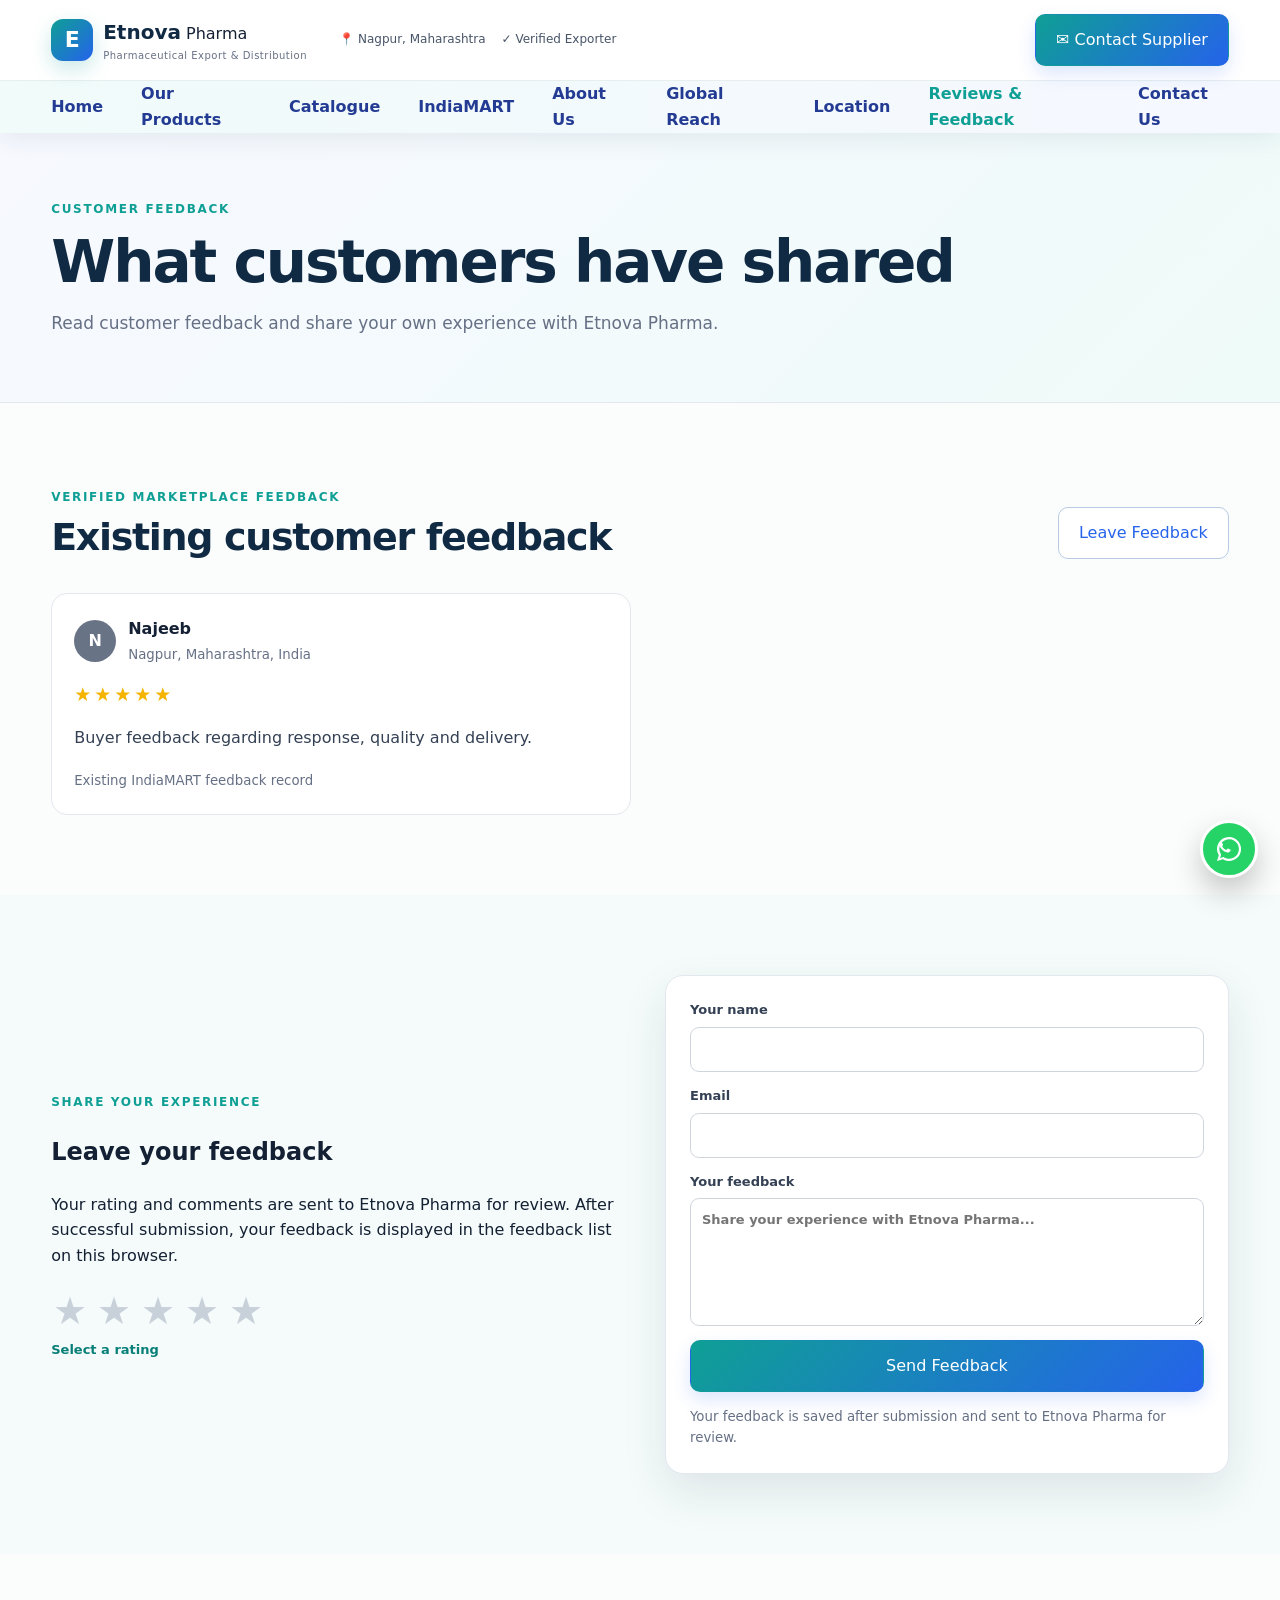
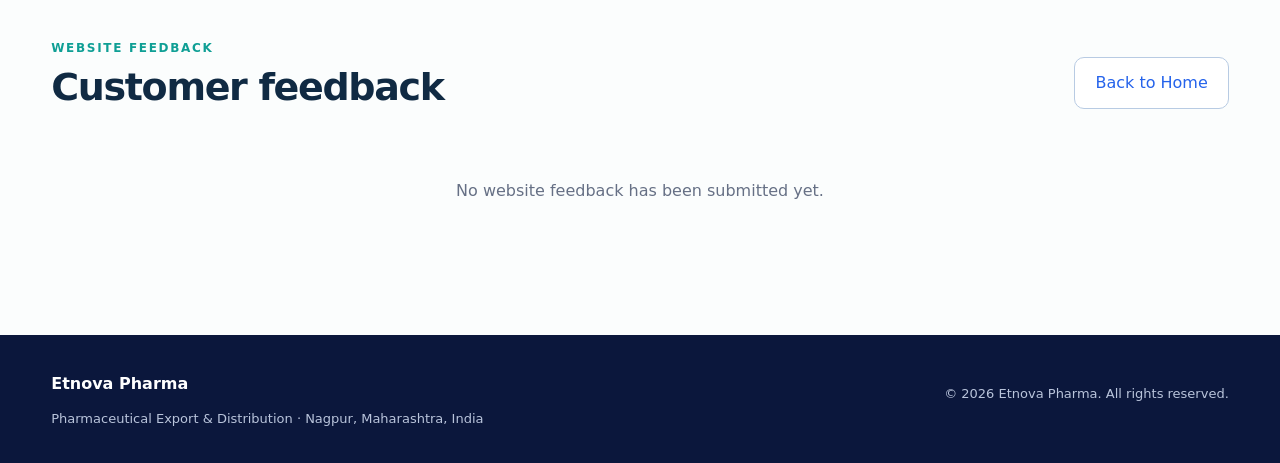
<file: feedback.html>
<!doctype html><html lang="en"><head><meta charset="utf-8"><meta name="viewport" content="width=device-width,initial-scale=1"><title>Customer Feedback | Etnova Pharma</title><meta name="description" content="Customer feedback and testimonials for Etnova Pharma."><link rel="stylesheet" href="styles.css"></head><body>
<header class="site-header"><div class="topbar container"><a class="brand" href="index.html"><span class="brand-mark">E</span><span><strong>Etnova</strong> Pharma<small>Pharmaceutical Export & Distribution</small></span></a><button class="mobile-menu-toggle" type="button" aria-label="Open navigation" aria-expanded="false"><span></span><span></span><span></span></button><div class="trust-strip"><span>📍 Nagpur, Maharashtra</span><span>✓ Verified Exporter</span></div><a class="btn btn-primary" href="index.html#contact">✉ Contact Supplier</a></div><nav class="nav"><div class="container nav-inner"><a href="index.html">Home</a><a href="products.html">Our Products</a><a href="catalogue.html">Catalogue</a><a href="https://export.indiamart.com/company/etnova-pharma" target="_blank" rel="noopener noreferrer">IndiaMART</a><a href="index.html#about">About Us</a><a href="index.html#global">Global Reach</a><a href="location.html">Location</a><a class="active" href="feedback.html">Reviews & Feedback</a><a href="index.html#contact">Contact Us</a></div></nav></header>
<main><section class="page-hero"><div class="container"><span class="eyebrow">CUSTOMER FEEDBACK</span><h1>What customers have shared</h1><p>Read customer feedback and share your own experience with Etnova Pharma.</p></div></section>
<section class="section"><div class="container"><div class="section-heading"><div><span class="eyebrow">VERIFIED MARKETPLACE FEEDBACK</span><h2>Existing customer feedback</h2></div><a class="btn btn-outline" href="index.html#feedback">Leave Feedback</a></div><div class="review-grid"><article class="review"><div class="review-head"><span class="avatar">N</span><div><strong>Najeeb</strong><small>Nagpur, Maharashtra, India</small></div></div><div class="stars">★★★★★</div><p>Buyer feedback regarding response, quality and delivery.</p><small>Existing IndiaMART feedback record</small></article></div></div></section>
<section class="section section-alt"><div class="container feedback-page-layout"><div><span class="eyebrow">SHARE YOUR EXPERIENCE</span><h2>Leave your feedback</h2><p>Your rating and comments are sent to Etnova Pharma for review. After successful submission, your feedback is displayed in the feedback list on this browser.</p><div class="feedback-stars" role="radiogroup" aria-label="Choose a rating"><button type="button" data-rating="1" aria-label="1 star">★</button><button type="button" data-rating="2" aria-label="2 stars">★</button><button type="button" data-rating="3" aria-label="3 stars">★</button><button type="button" data-rating="4" aria-label="4 stars">★</button><button type="button" data-rating="5" aria-label="5 stars">★</button></div><span class="selected-rating" id="selectedRating">Select a rating</span></div><form class="feedback-form" id="feedbackForm"><label>Your name<input name="name" required autocomplete="name"></label><label>Email<input name="email" type="email" required autocomplete="email"></label><label>Your feedback<textarea name="feedback" rows="5" required placeholder="Share your experience with Etnova Pharma..."></textarea></label><button class="btn btn-primary" type="submit">Send Feedback</button><small>Your feedback is saved after submission and sent to Etnova Pharma for review.</small></form></div></section>
<section class="section"><div class="container"><div class="section-heading"><div><span class="eyebrow">WEBSITE FEEDBACK</span><h2>Customer feedback</h2></div><a class="btn btn-outline" href="index.html">Back to Home</a></div><div id="liveFeedbackGrid" class="review-grid live-feedback-grid"></div><p id="noFeedbackPage" class="empty">No website feedback has been submitted yet.</p></div></section></main>
<footer class="footer"><div class="container footer-grid"><div><strong>Etnova Pharma</strong><p>Pharmaceutical Export &amp; Distribution · Nagpur, Maharashtra, India</p></div><div><p>© <span id="year"></span> Etnova Pharma. All rights reserved.</p></div></div></footer>
<script src="script.js"></script><script>document.addEventListener('DOMContentLoaded',()=>{const grid=document.getElementById('liveFeedbackGrid'),empty=document.getElementById('noFeedbackPage');const key='etnova_customer_feedback_v1';const esc=v=>String(v??'').replace(/[&<>"']/g,c=>({'&':'&amp;','<':'&lt;','>':'&gt;','"':'&quot;',"'":'&#39;'}[c]));const render=()=>{let data=[];try{data=JSON.parse(localStorage.getItem(key)||'[]');if(!Array.isArray(data))data=[];}catch(e){data=[];}if(!data.length){grid.innerHTML='';empty.hidden=false;return;}empty.hidden=true;grid.innerHTML=data.map(x=>{const r=Math.min(5,Math.max(0,Number(x.rating)||0));return `<article class="review live-review"><div class="review-head"><span class="avatar">${esc(String(x.name||'C').charAt(0).toUpperCase())}</span><div><strong>${esc(x.name||'Customer')}</strong><small>${esc(x.date||'')}</small></div></div><div class="stars">${'★'.repeat(r)}${'☆'.repeat(5-r)}</div><p>${esc(x.feedback||'')}</p><small>Customer feedback submitted on this website</small></article>`}).join('');};render();window.addEventListener('storage',render);});</script><a class="floating-whatsapp" href="https://wa.me/918983128824?text=Hello%20Etnova%20Pharma%2C%20I%20would%20like%20to%20enquire%20about%20your%20pharmaceutical%20products." target="_blank" rel="noopener" aria-label="Chat with Etnova Pharma on WhatsApp" title="Chat with Etnova Pharma on WhatsApp"><svg viewBox="0 0 32 32" aria-hidden="true"><path fill="currentColor" d="M19.11 17.41c-.3-.15-1.75-.86-2.02-.96-.27-.1-1.75-.86-2.02-.96-.27-.1-.47-.15-.67.15-.2.3-.77.96-.94 1.16-.17.2-.35.22-.65.07-.3-.15-1.25-.46-2.38-1.46-.88-.78-1.47-1.74-1.64-2.04-.17-.3-.02-.46.13-.61.13-.13.3-.35.45-.52.15-.17.2-.3.2-.5.1-.2.05-.37-.02-.52-.07-.15-.67-1.61-.92-2.2-.24-.58-.49-.5-.67-.51h-.57c-.2 0-.52.07-.79.37-.27.3-1.04 1.01-1.04 2.47s1.07 2.86 1.22 3.06c.15.2 2.1 3.2 5.09 4.49.71.31 1.27.49 1.7.63.71.23 1.35.2 1.86.12.57-.09 1.75-.72 2-1.41.25-.69.25-1.28.17-1.41-.07-.12-.27-.2-.57-.35z"/><path fill="currentColor" d="M16.03 3.2a12.76 12.76 0 0 0-10.9 19.4L3.2 28.8l6.34-1.87A12.77 12.77 0 1 0 16.03 3.2zm0 23.2c-1.99 0-3.83-.58-5.38-1.58l-.39-.25-3.76 1.11 1.13-3.66-.26-.4a10.4 10.4 0 1 1 8.66 4.78z"/></svg></a></body></html>
</file>
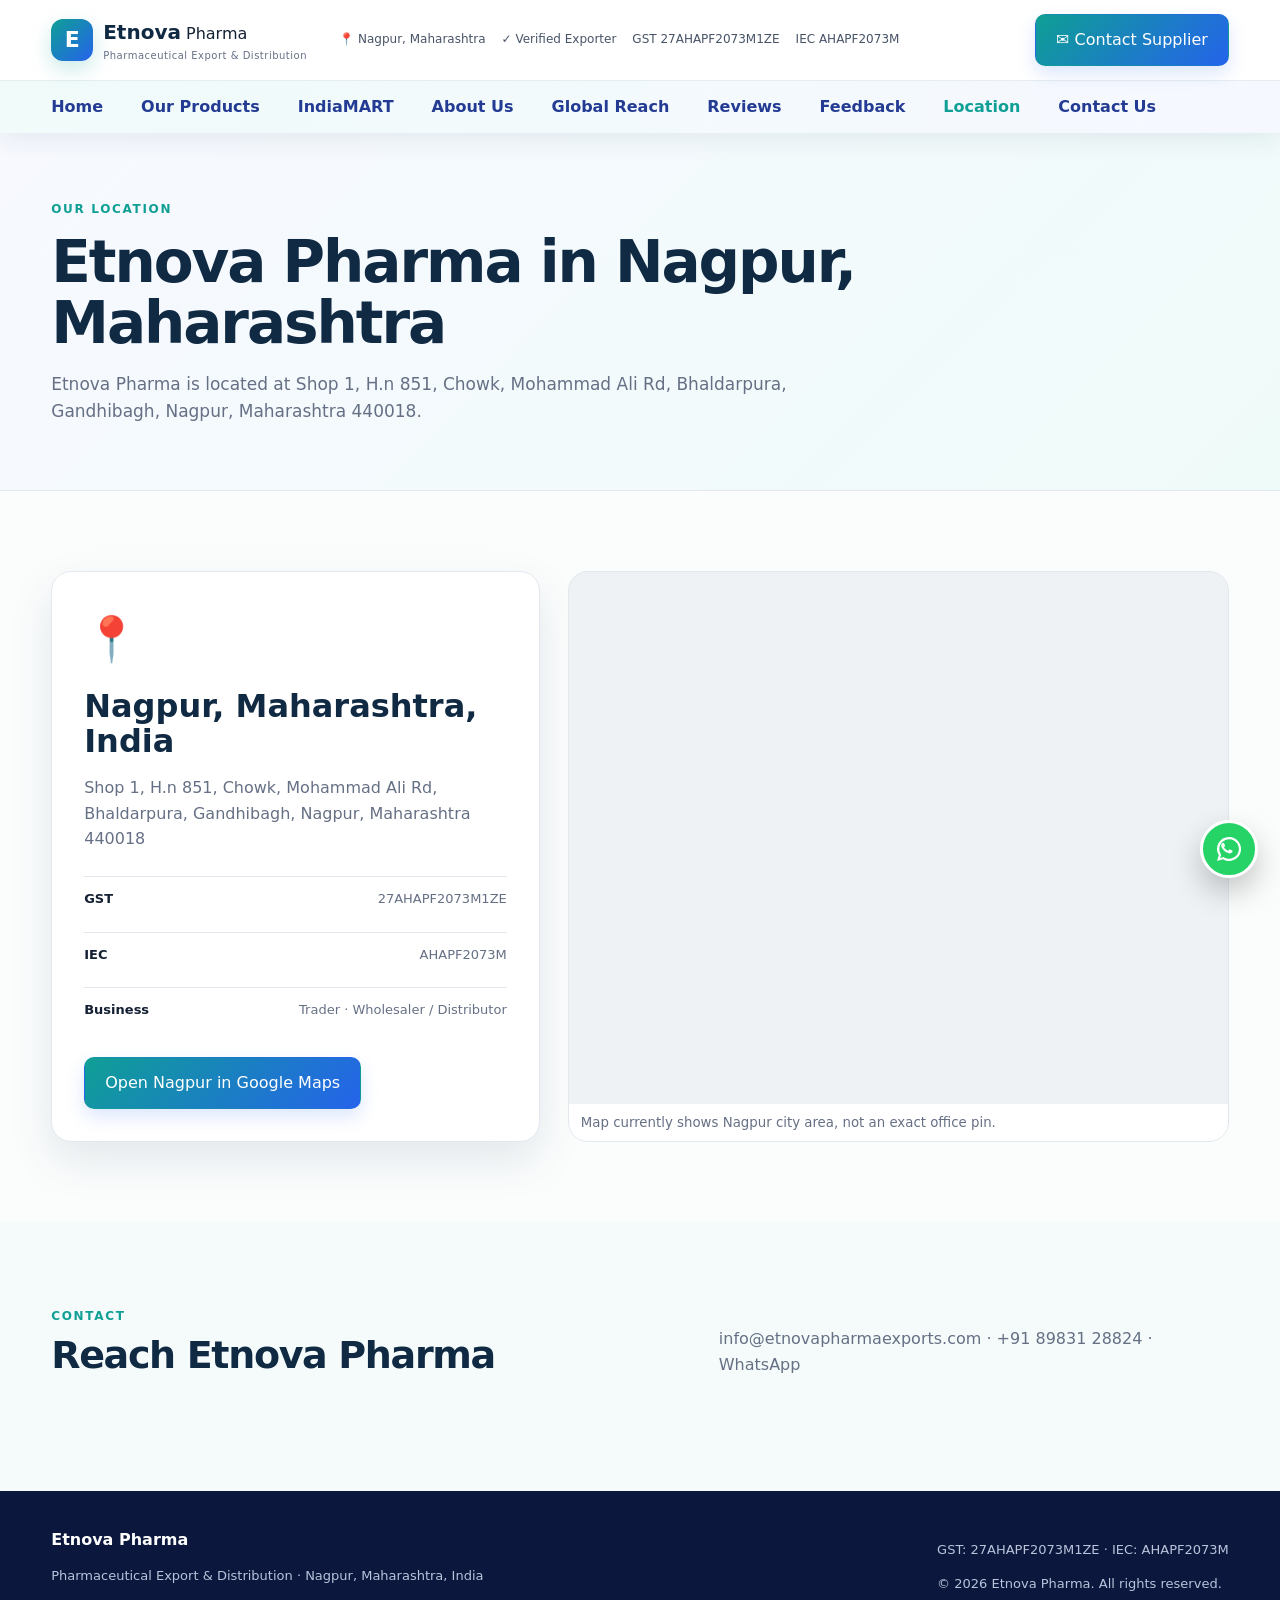
<file: location.html>
<!doctype html><html lang="en"><head><meta charset="utf-8"><meta name="viewport" content="width=device-width,initial-scale=1"><title>Location | Etnova Pharma</title><meta name="description" content="Etnova Pharma location in Nagpur, Maharashtra, India."><link rel="stylesheet" href="styles.css"></head><body>
<header class="site-header"><div class="topbar container"><a class="brand" href="index.html"><span class="brand-mark">E</span><span><strong>Etnova</strong> Pharma<small>Pharmaceutical Export & Distribution</small></span></a><button class="mobile-menu-toggle" type="button" aria-label="Open navigation" aria-expanded="false"><span></span><span></span><span></span></button><div class="trust-strip"><span>📍 Nagpur, Maharashtra</span><span>✓ Verified Exporter</span><span>GST 27AHAPF2073M1ZE</span><span>IEC AHAPF2073M</span></div><a class="btn btn-primary" href="index.html#contact">✉ Contact Supplier</a></div><nav class="nav"><div class="container nav-inner"><a href="index.html">Home</a><a href="products.html">Our Products</a><a href="https://export.indiamart.com/company/etnova-pharma" target="_blank" rel="noopener noreferrer">IndiaMART</a><a href="index.html#about">About Us</a><a href="index.html#global">Global Reach</a><a href="index.html#reviews">Reviews</a><a href="index.html#feedback">Feedback</a><a class="active" href="location.html">Location</a><a href="index.html#contact">Contact Us</a></div></nav></header>
<main><section class="page-hero"><div class="container"><span class="eyebrow">OUR LOCATION</span><h1>Etnova Pharma in Nagpur, Maharashtra</h1><p>Etnova Pharma is located at Shop 1, H.n 851, Chowk, Mohammad Ali Rd, Bhaldarpura, Gandhibagh, Nagpur, Maharashtra 440018.</p></div></section><section class="section"><div class="container location-grid"><div class="location-card"><div class="map-icon">📍</div><h2>Nagpur, Maharashtra, India</h2><p>Shop 1, H.n 851, Chowk, Mohammad Ali Rd, Bhaldarpura, Gandhibagh, Nagpur, Maharashtra 440018</p><div class="credential-list"><div><strong>GST</strong><span>27AHAPF2073M1ZE</span></div><div><strong>IEC</strong><span>AHAPF2073M</span></div><div><strong>Business</strong><span>Trader · Wholesaler / Distributor</span></div></div><a class="btn btn-primary" target="_blank" rel="noopener" href="https://www.google.com/maps/search/?api=1&query=Shop%201%2C%20H.n%20851%2C%20Chowk%2C%20Mohammad%20Ali%20Rd%2C%20Bhaldarpura%2C%20Gandhibagh%2C%20Nagpur%2C%20Maharashtra%20440018">Open Nagpur in Google Maps</a></div><div class="map-frame"><iframe title="Nagpur, Maharashtra map" src="https://www.openstreetmap.org/export/embed.html?bbox=79.00%2C20.98%2C79.15%2C21.22&layer=mapnik&marker=21.1458%2C79.0882" loading="lazy"></iframe><small>Map currently shows Nagpur city area, not an exact office pin.</small></div></div></section><section class="section section-alt"><div class="container section-heading"><div><span class="eyebrow">CONTACT</span><h2>Reach Etnova Pharma</h2></div><p><a href="mailto:info@etnovapharmaexports.com">info@etnovapharmaexports.com</a> · <a href="tel:+918983128824">+91 89831 28824</a> · <a href="https://wa.me/918983128824" target="_blank" rel="noopener">WhatsApp</a></p></div></section></main><footer class="footer"><div class="container footer-grid"><div><strong>Etnova Pharma</strong><p>Pharmaceutical Export & Distribution · Nagpur, Maharashtra, India</p></div><div><p>GST: 27AHAPF2073M1ZE · IEC: AHAPF2073M</p><p>© <span id="year"></span> Etnova Pharma. All rights reserved.</p></div></div></footer><script>document.getElementById('year').textContent=new Date().getFullYear()</script><a class="floating-whatsapp" id="floatingWhatsapp" href="https://wa.me/918983128824?text=Hello%20Etnova%20Pharma%2C%20I%20would%20like%20to%20enquire%20about%20your%20pharmaceutical%20products." target="_blank" rel="noopener" aria-label="Chat with Etnova Pharma on WhatsApp" title="Chat with Etnova Pharma on WhatsApp"><svg viewBox="0 0 32 32" aria-hidden="true" focusable="false"><path fill="currentColor" d="M19.11 17.41c-.3-.15-1.75-.86-2.02-.96-.27-.1-.47-.15-.67.15-.2.3-.77.96-.94 1.16-.17.2-.35.22-.65.07-.3-.15-1.25-.46-2.38-1.46-.88-.78-1.47-1.74-1.64-2.04-.17-.3-.02-.46.13-.61.13-.13.3-.35.45-.52.15-.17.2-.3.3-.5.1-.2.05-.37-.02-.52-.07-.15-.67-1.61-.92-2.2-.24-.58-.49-.5-.67-.51h-.57c-.2 0-.52.07-.79.37-.27.3-1.04 1.01-1.04 2.47s1.07 2.86 1.22 3.06c.15.2 2.1 3.2 5.09 4.49.71.31 1.27.49 1.7.63.71.23 1.35.2 1.86.12.57-.09 1.75-.72 2-1.41.25-.69.25-1.28.17-1.41-.07-.12-.27-.2-.57-.35z"/><path fill="currentColor" d="M16.03 3.2a12.76 12.76 0 0 0-10.9 19.4L3.2 28.8l6.34-1.87A12.77 12.77 0 1 0 16.03 3.2zm0 23.2c-1.99 0-3.83-.58-5.38-1.58l-.39-.25-3.76 1.11 1.13-3.66-.26-.4a10.4 10.4 0 1 1 8.66 4.78z"/></svg></a>
<script>
(function(){const b=document.getElementById("floatingWhatsapp");if(!b)return;let drag=false,moved=false,sx=0,sy=0,sl=0,st=0;b.addEventListener("pointerdown",e=>{drag=true;moved=false;sx=e.clientX;sy=e.clientY;const r=b.getBoundingClientRect();sl=r.left;st=r.top;b.setPointerCapture(e.pointerId)});b.addEventListener("pointermove",e=>{if(!drag)return;const dx=e.clientX-sx,dy=e.clientY-sy;if(Math.abs(dx)+Math.abs(dy)>8)moved=true;let x=Math.max(8,Math.min(innerWidth-b.offsetWidth-8,sl+dx));let y=Math.max(8,Math.min(innerHeight-b.offsetHeight-8,st+dy));b.style.left=x+"px";b.style.top=y+"px";b.style.right="auto";b.style.bottom="auto"});b.addEventListener("pointerup",e=>{drag=false;if(moved){e.preventDefault();b.dataset.dragged="1";setTimeout(()=>delete b.dataset.dragged,100)}});b.addEventListener("click",e=>{if(b.dataset.dragged)e.preventDefault()});})();
</script></body></html>
</file>
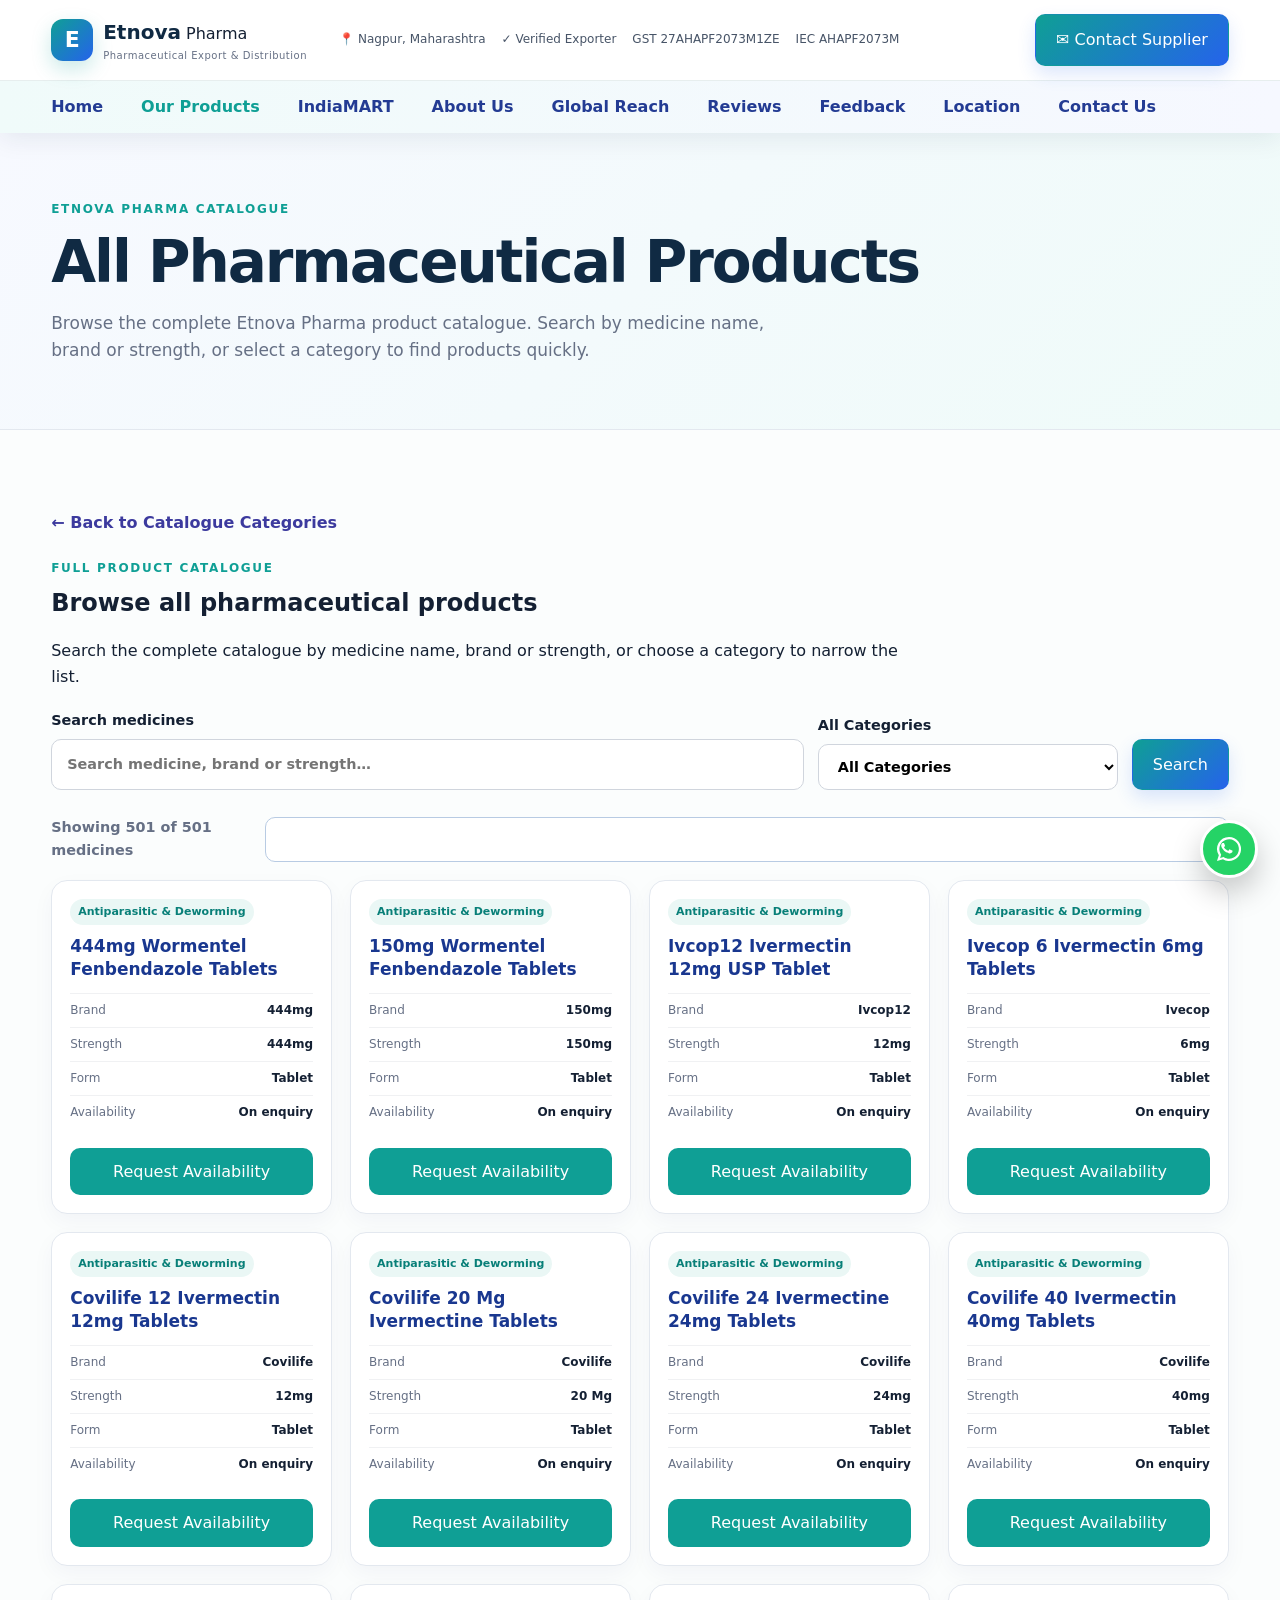
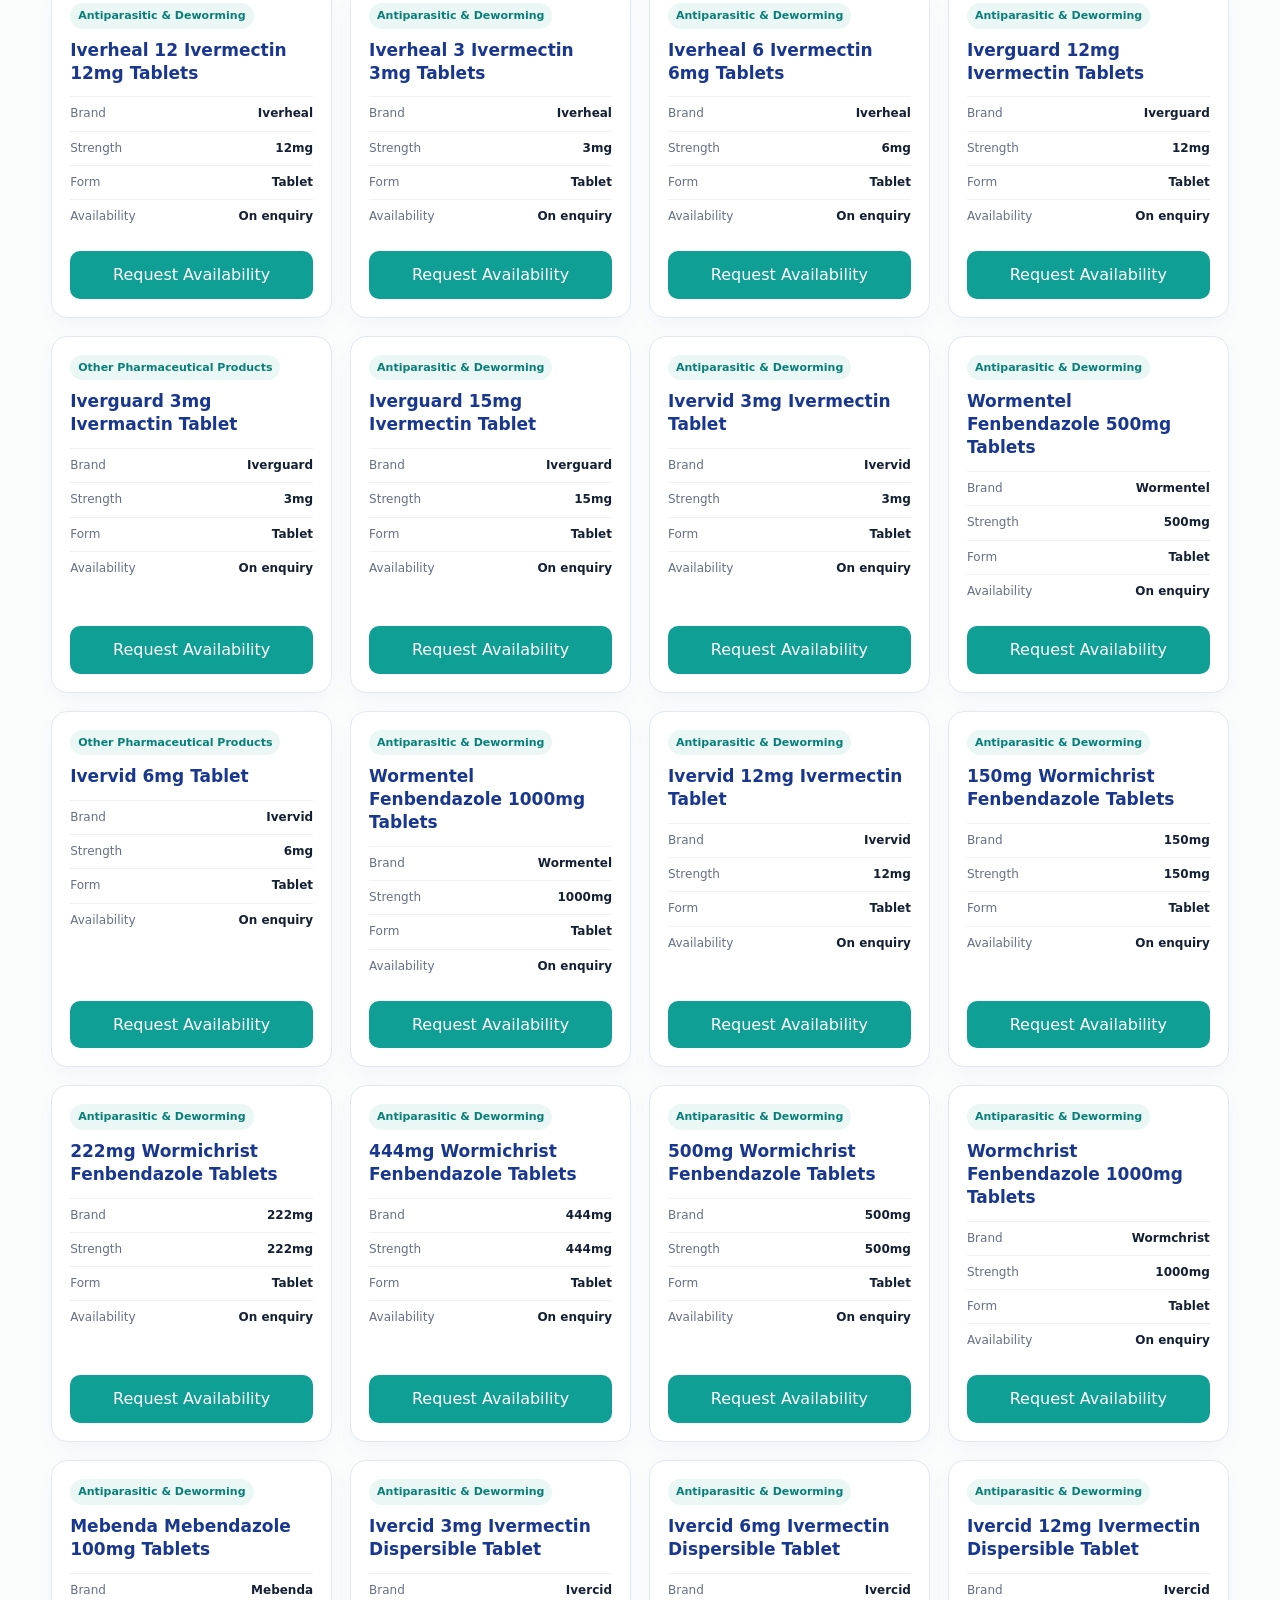
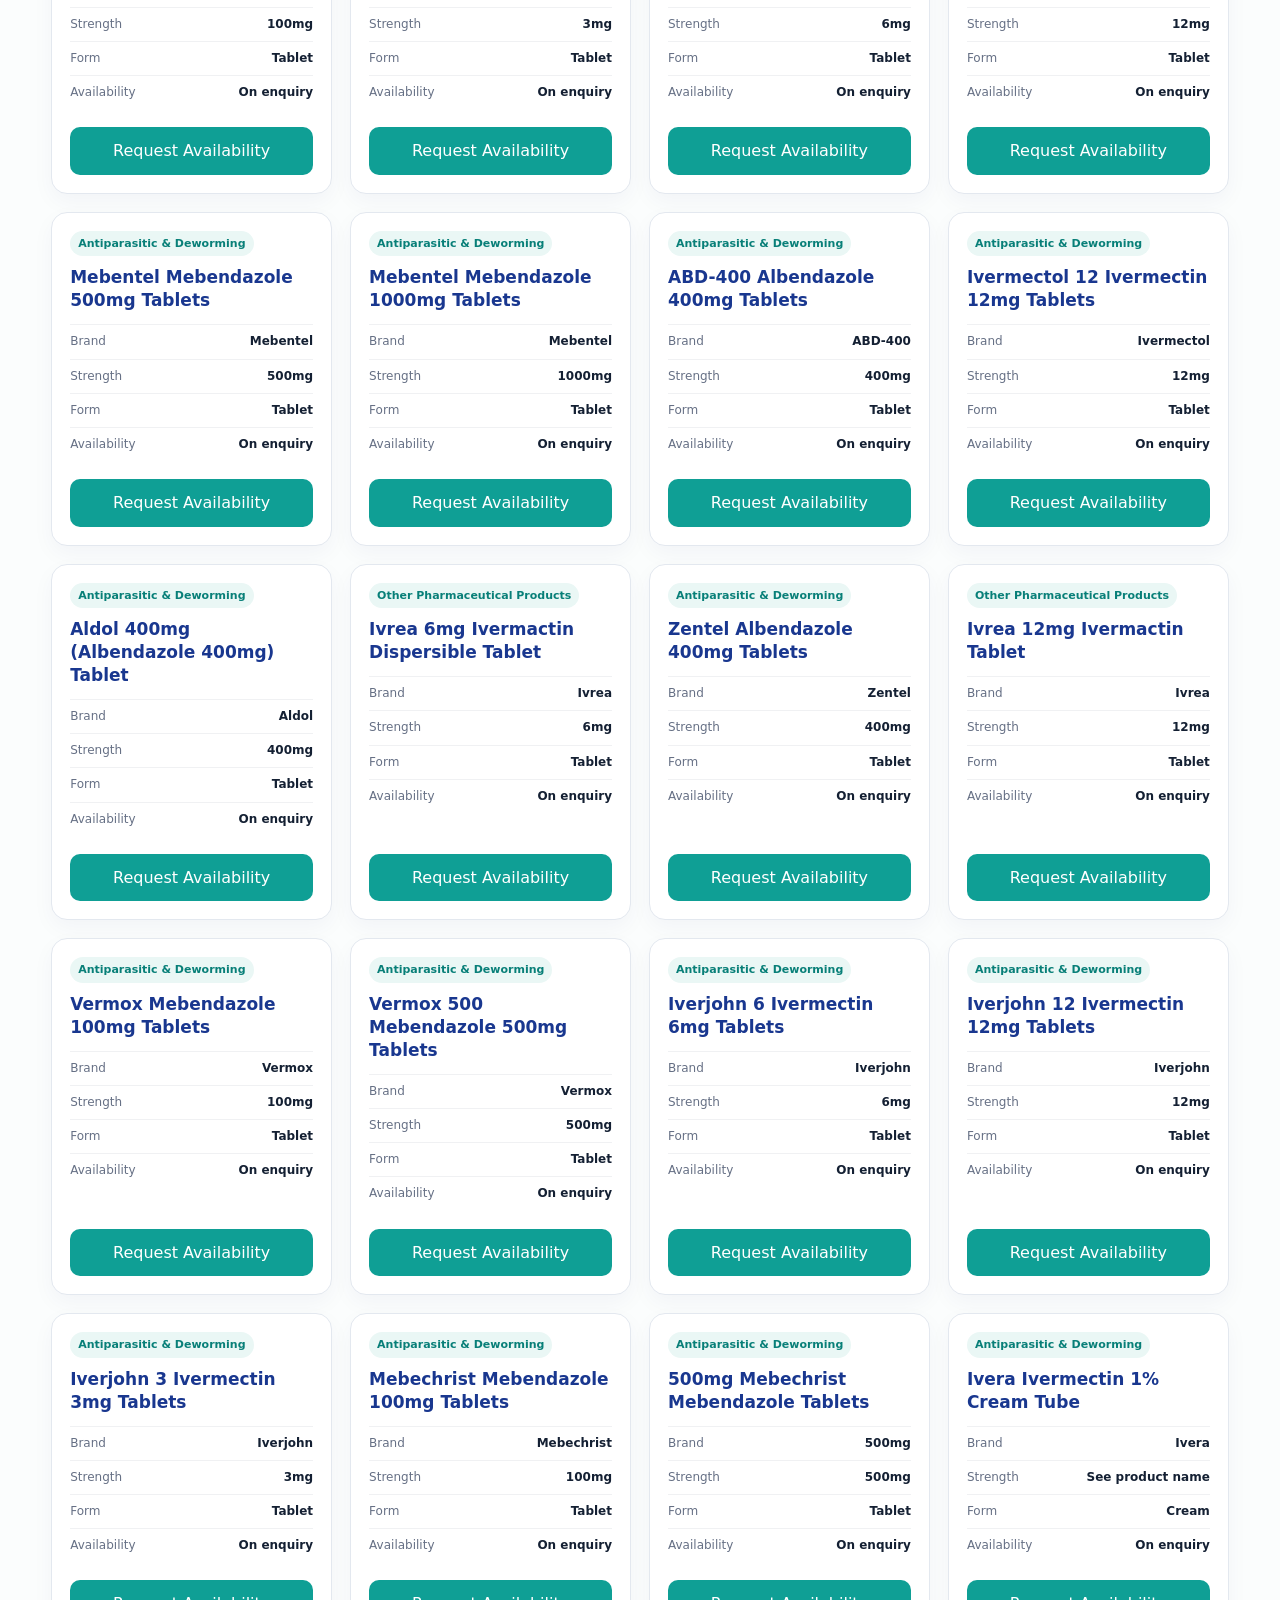
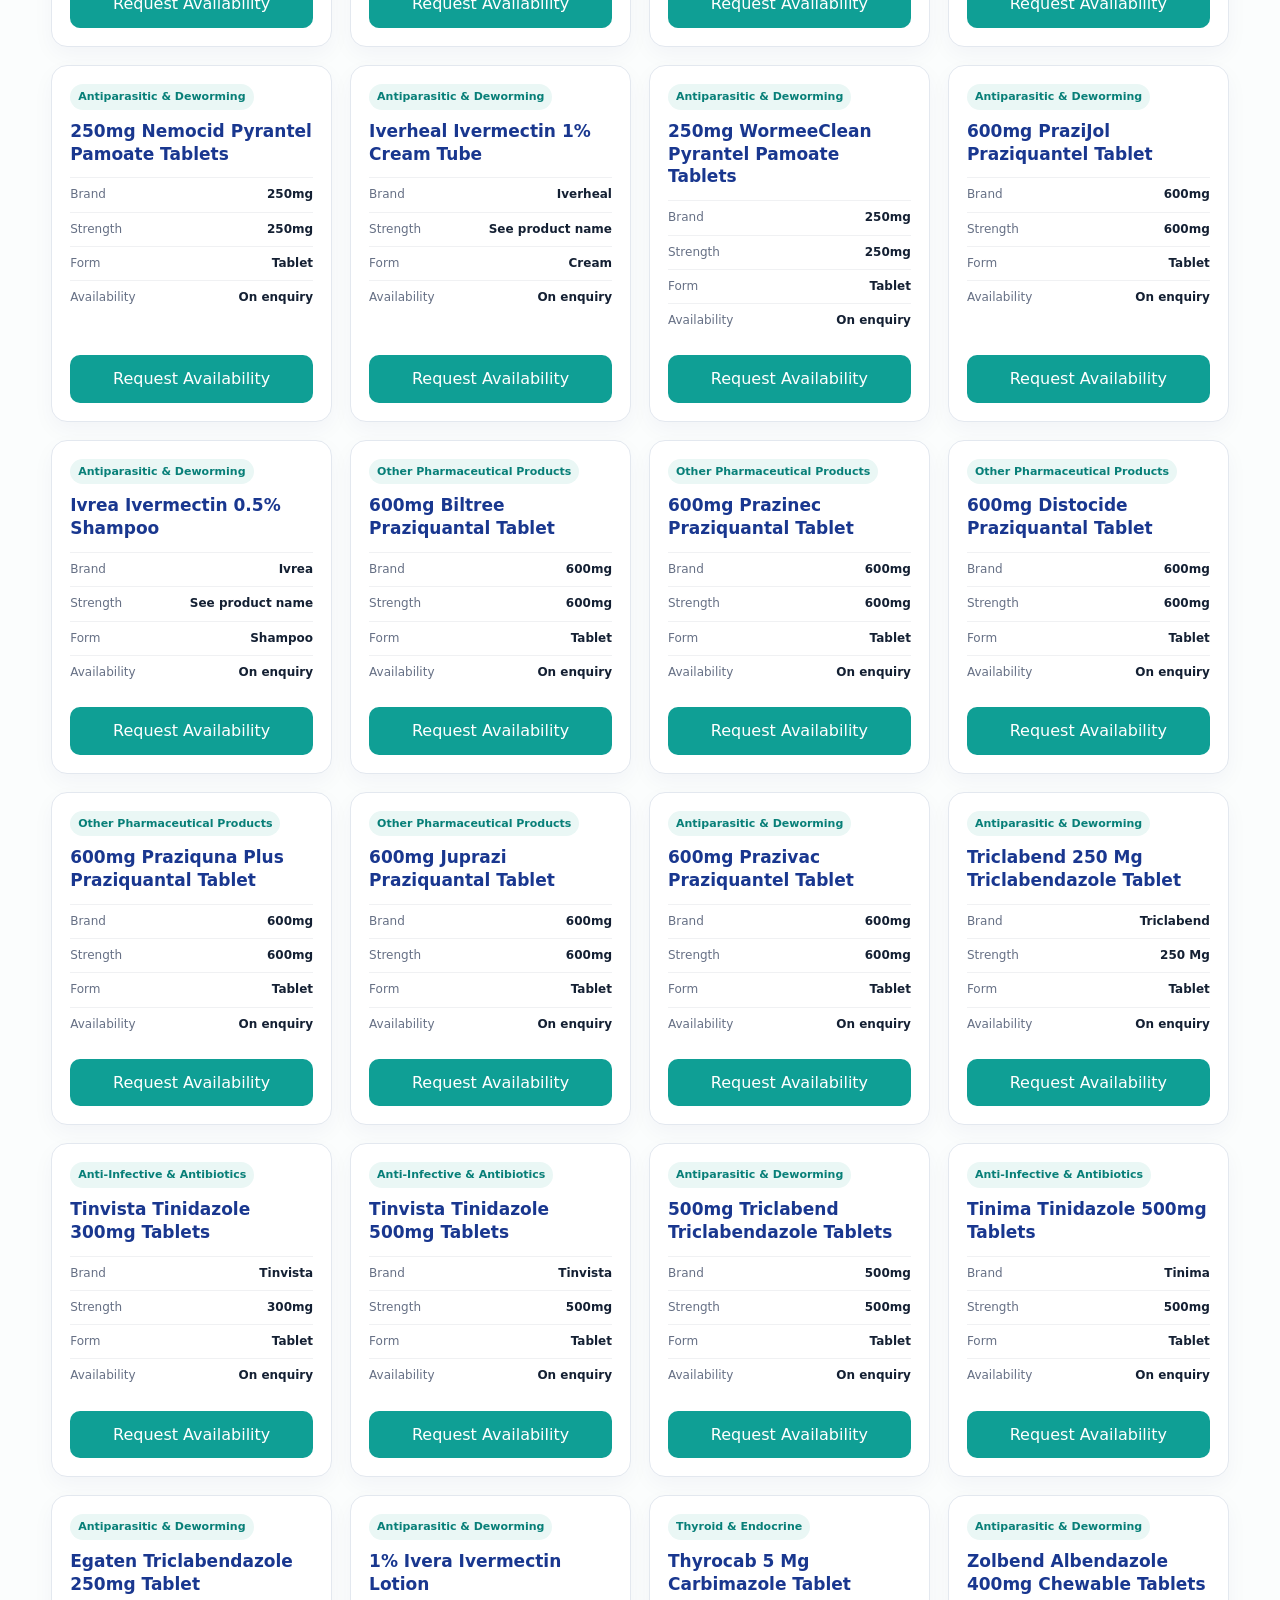
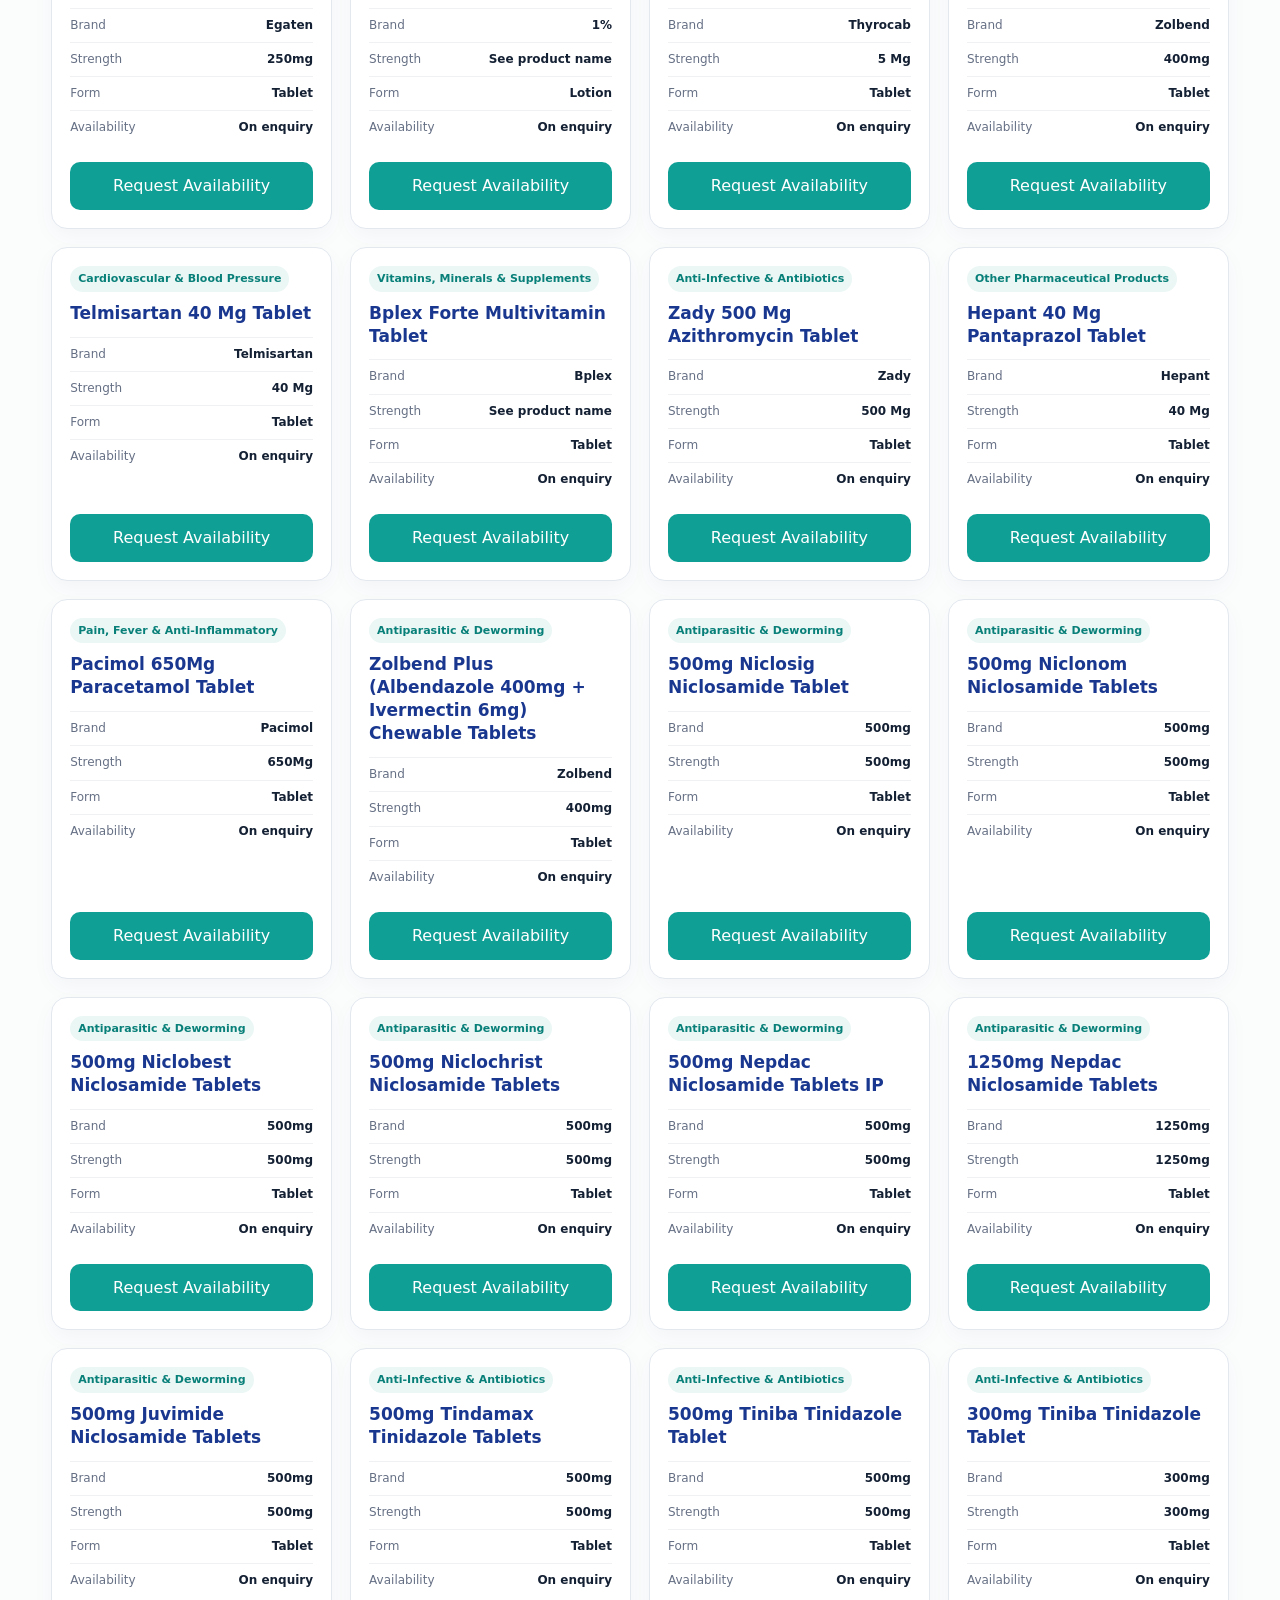
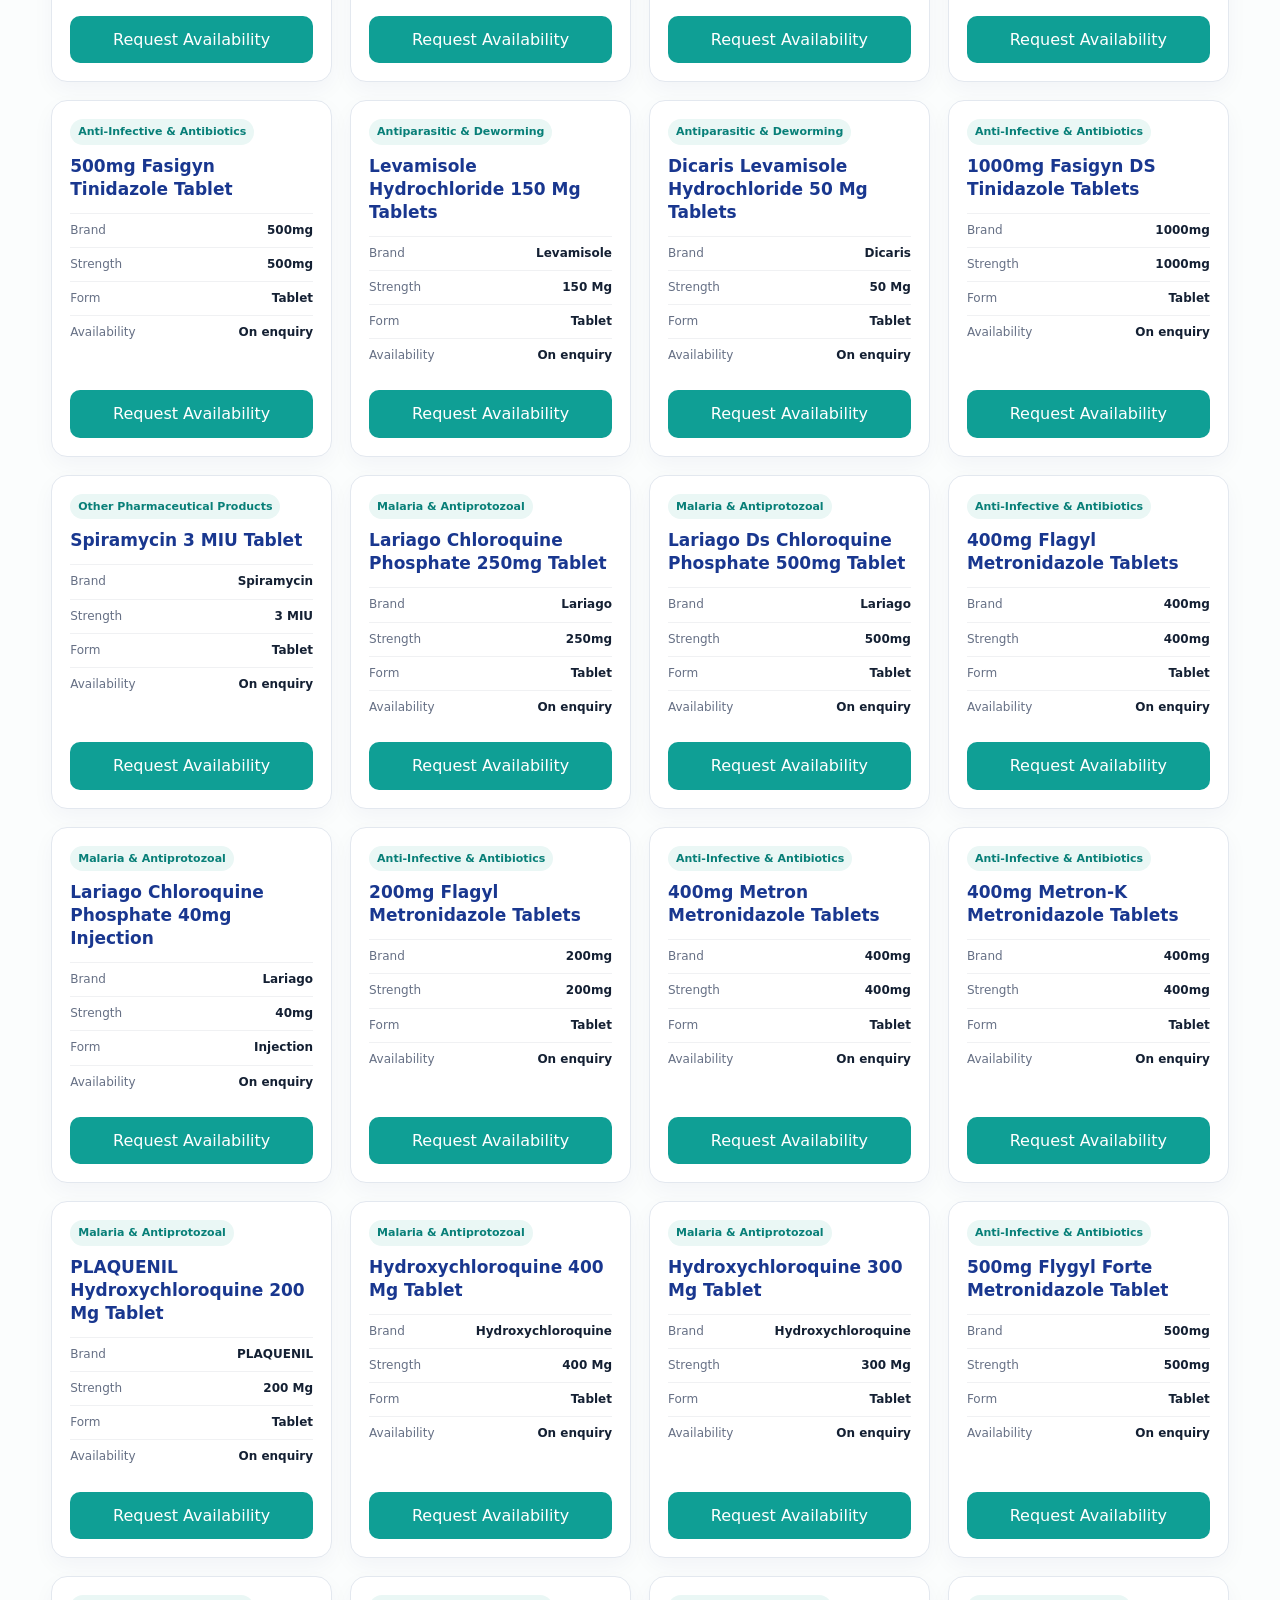
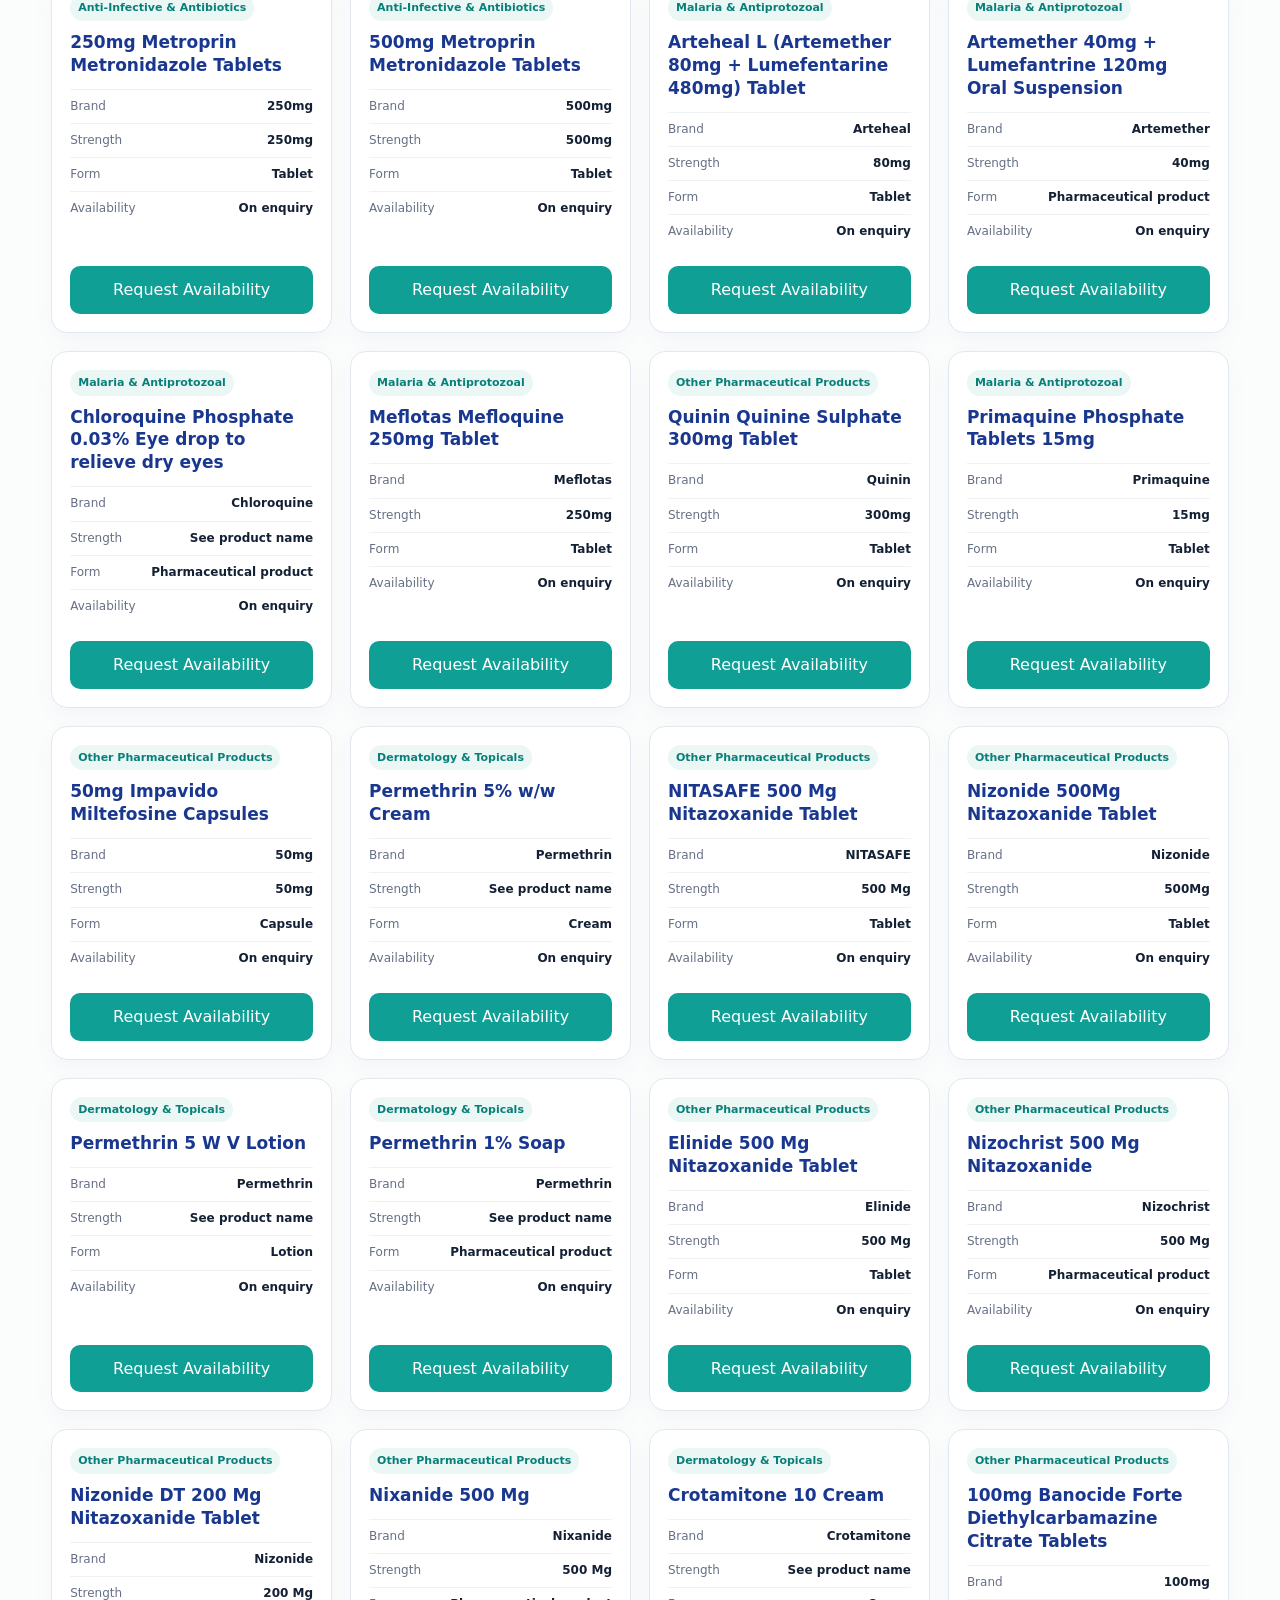
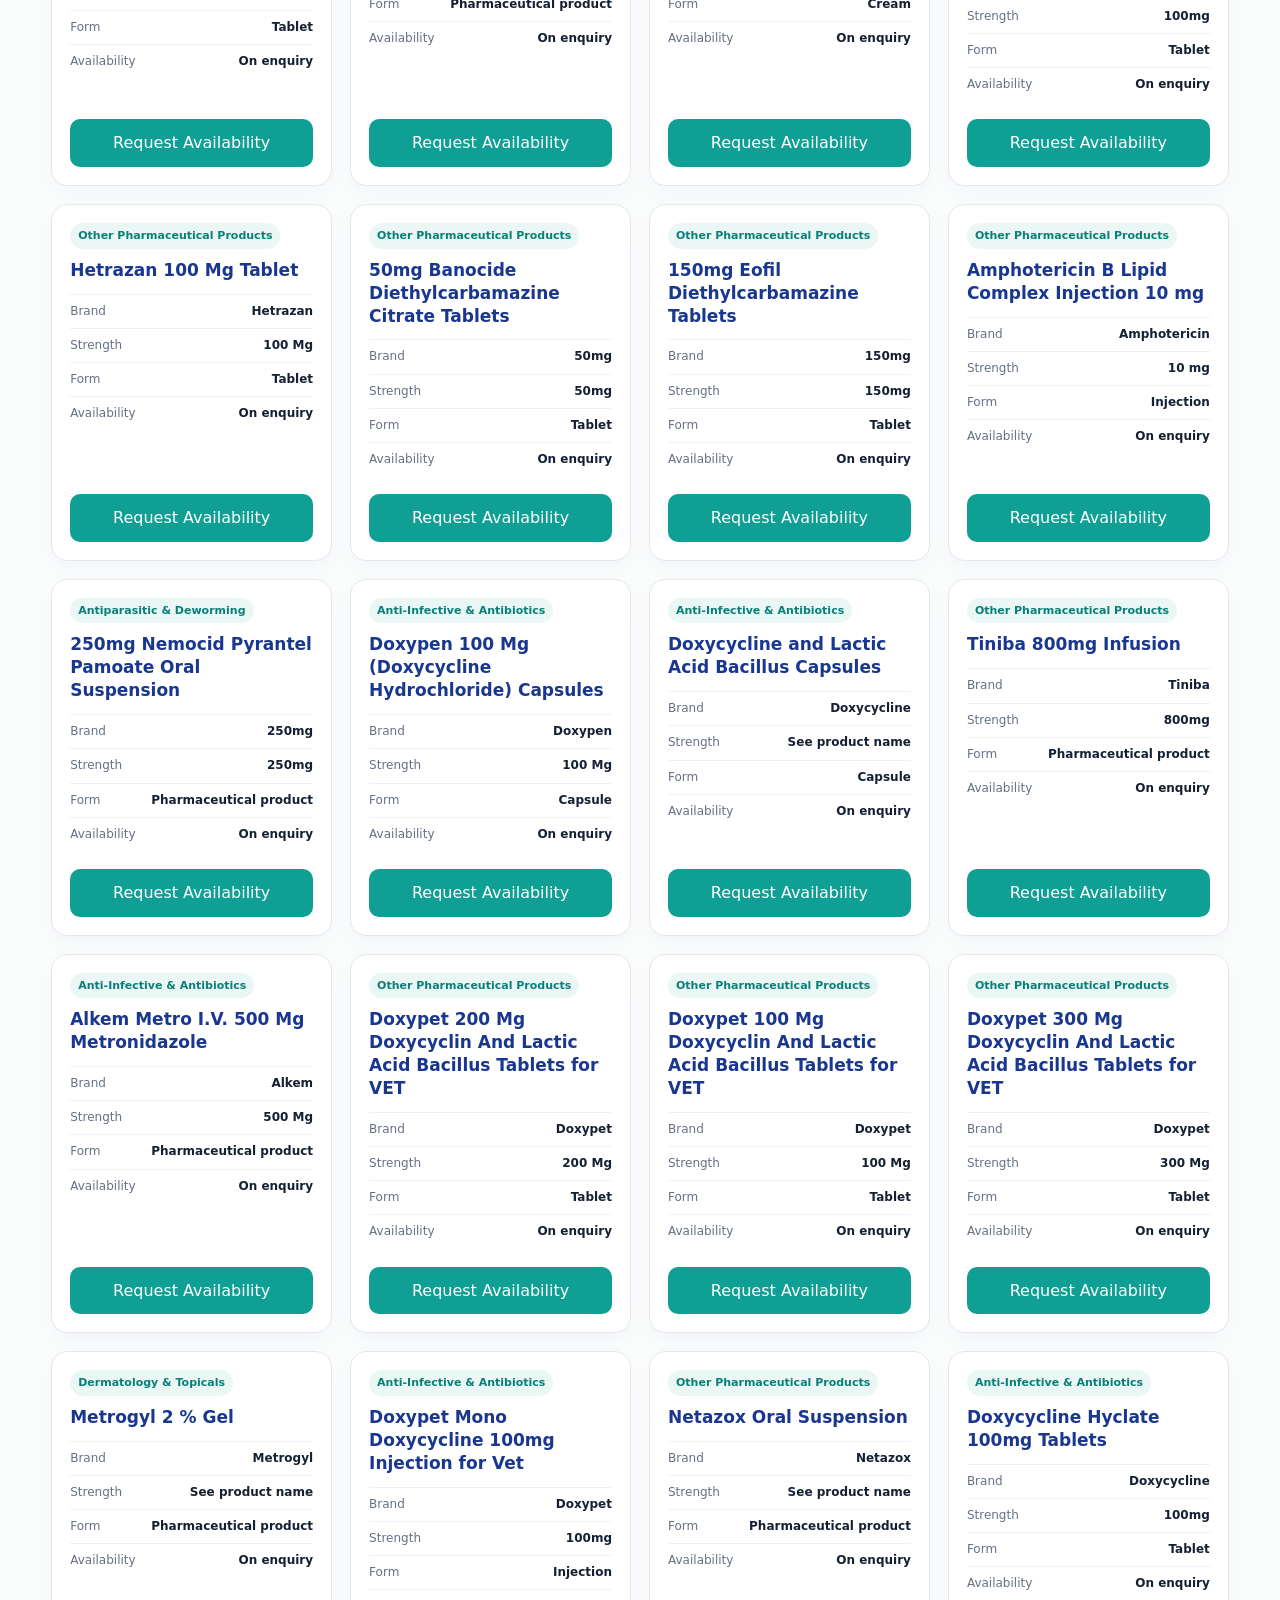
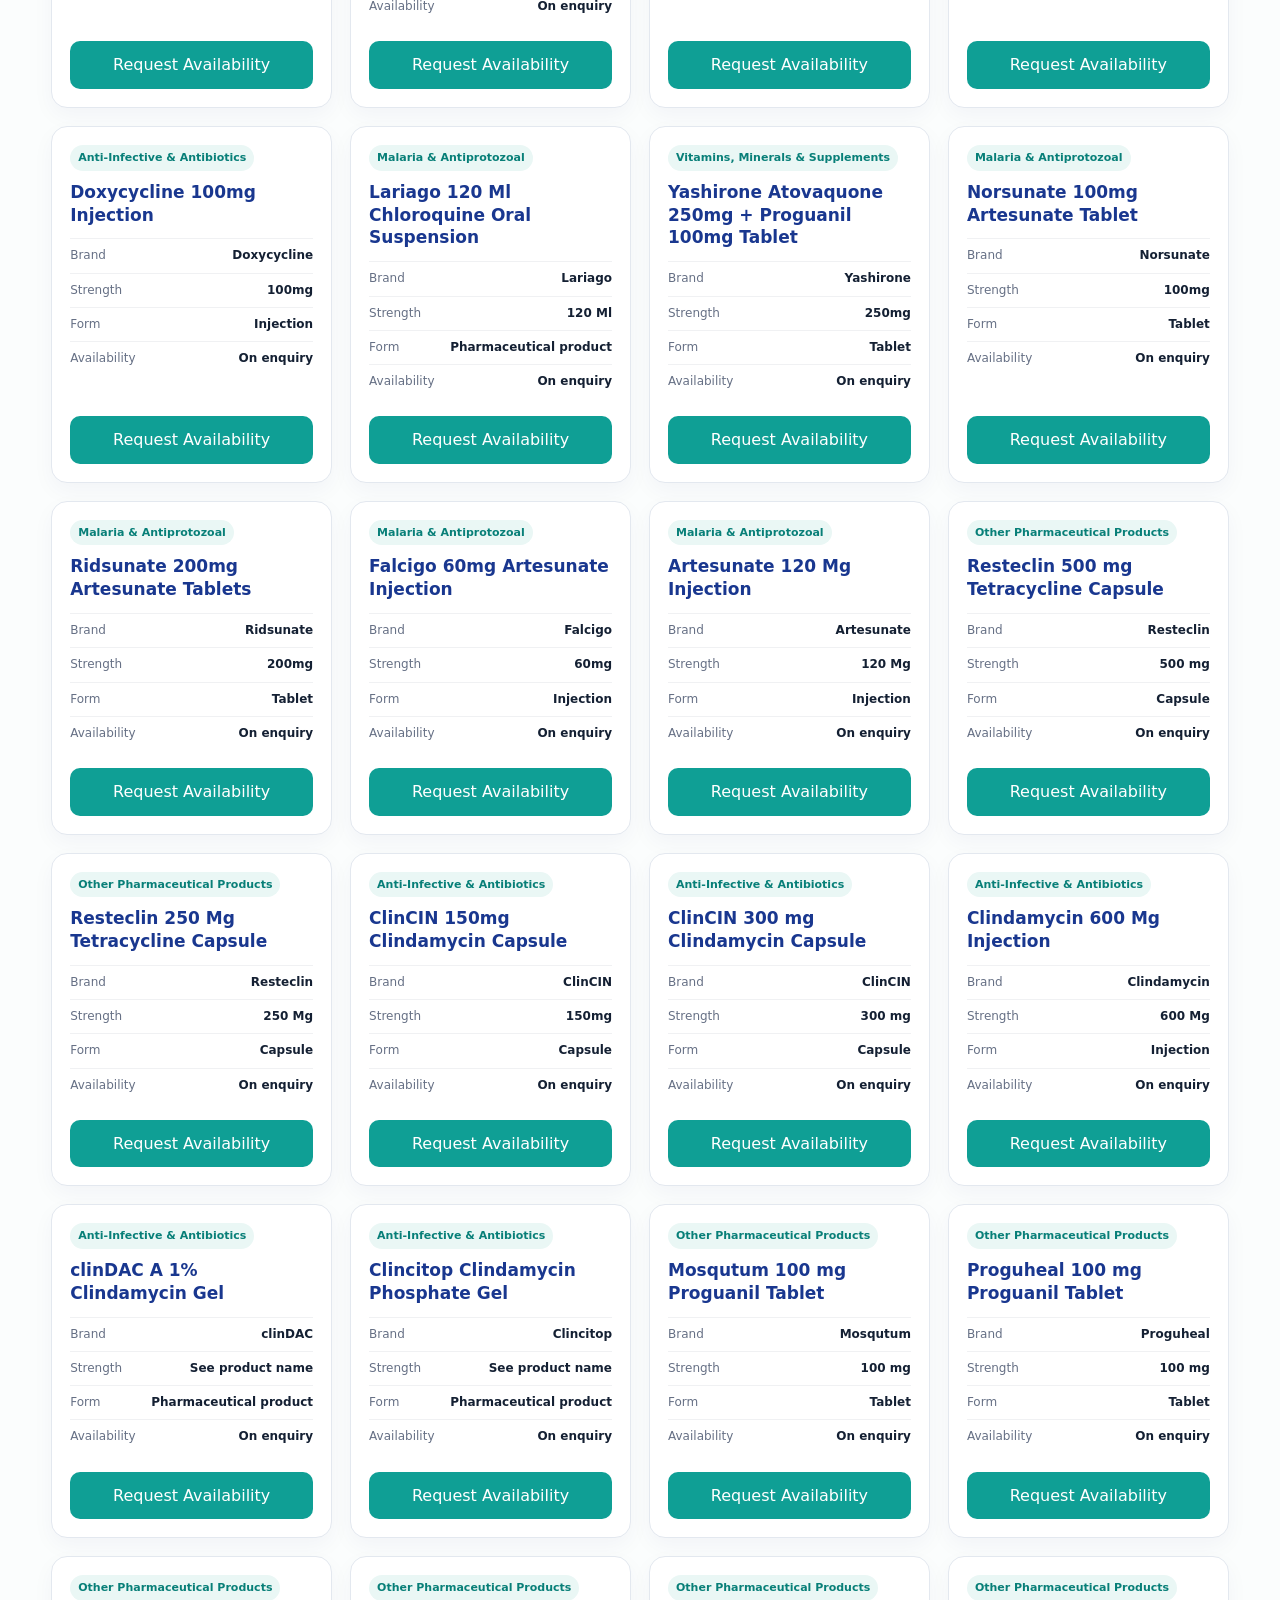
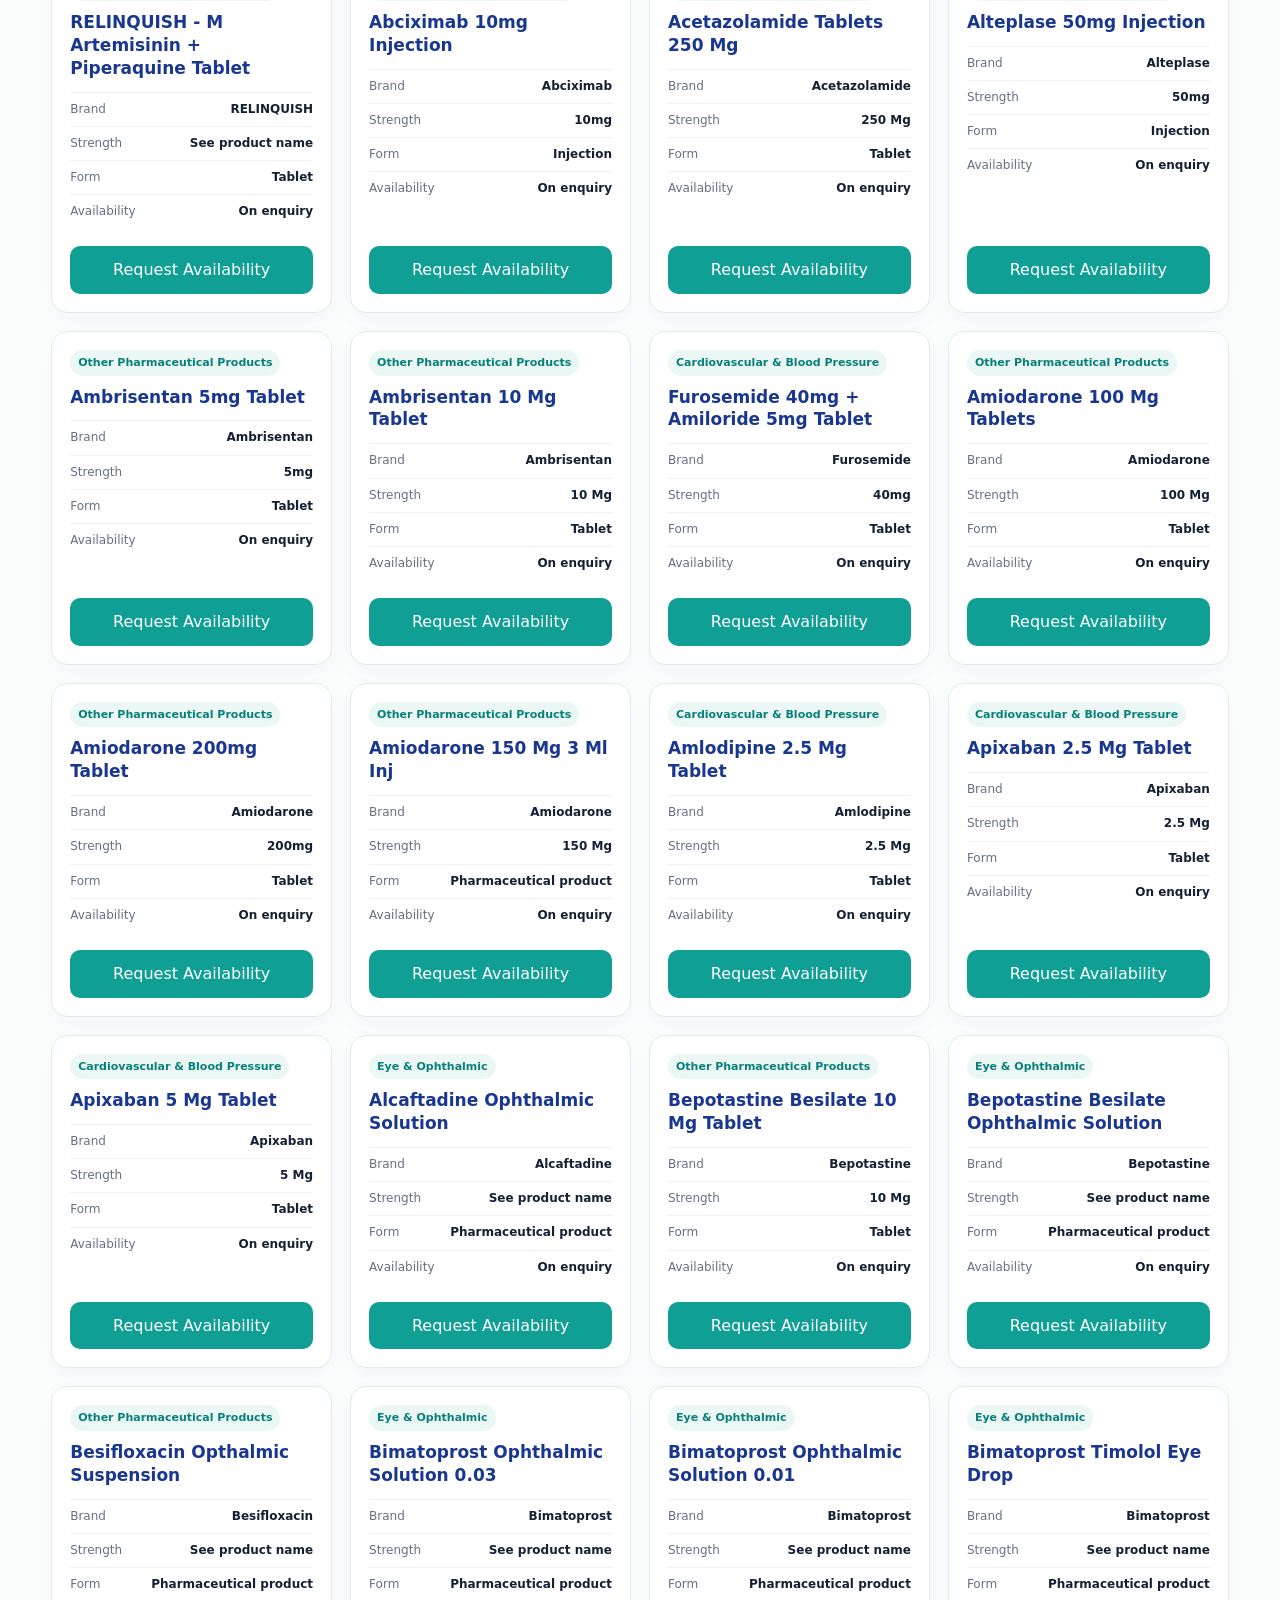
<file: products.html>
<!doctype html>
<html lang="en"><head><meta charset="utf-8"><meta name="viewport" content="width=device-width,initial-scale=1"><title>Products | Etnova Pharma</title><meta name="description" content="Browse selected pharmaceutical products from Etnova Pharma and send a B2B product enquiry."><link rel="stylesheet" href="styles.css"></head>
<body>
<header class="site-header"><div class="topbar container"><a class="brand" href="index.html"><span class="brand-mark">E</span><span><strong>Etnova</strong> Pharma<small>Pharmaceutical Export & Distribution</small></span></a><button class="mobile-menu-toggle" type="button" aria-label="Open navigation" aria-expanded="false"><span></span><span></span><span></span></button><div class="trust-strip"><span>📍 Nagpur, Maharashtra</span><span>✓ Verified Exporter</span><span>GST 27AHAPF2073M1ZE</span><span>IEC AHAPF2073M</span></div><a class="btn btn-primary" href="index.html#contact">✉ Contact Supplier</a></div><nav class="nav"><div class="container nav-inner"><a href="index.html">Home</a><a class="active" href="products.html">Our Products</a><a href="https://export.indiamart.com/company/etnova-pharma" target="_blank" rel="noopener noreferrer">IndiaMART</a><a href="index.html#about">About Us</a><a href="index.html#global">Global Reach</a><a href="index.html#reviews">Reviews</a><a href="index.html#feedback">Feedback</a><a href="location.html">Location</a><a href="index.html#contact">Contact Us</a></div></nav></header>
<main><section class="page-hero"><div class="container"><span class="eyebrow">ETNOVA PHARMA CATALOGUE</span><h1>All Pharmaceutical Products</h1><p>Browse the complete Etnova Pharma product catalogue. Search by medicine name, brand or strength, or select a category to find products quickly.</p></div></section>
<section class="section"><div class="container"><div class="catalogue-back"><a href="index.html#catalogue">← Back to Catalogue Categories</a></div><div class="catalog-intro"><span class="eyebrow">FULL PRODUCT CATALOGUE</span><h2>Browse all pharmaceutical products</h2><p>Search the complete catalogue by medicine name, brand or strength, or choose a category to narrow the list.</p></div><form id="catalogSearchForm" class="catalog-tools catalog-tools-full" role="search"><label class="search-wrap"><span>Search medicines</span><input id="productSearch" type="search" placeholder="Search medicine, brand or strength…" autocomplete="off"></label><label class="category-wrap"><span>All Categories</span><select id="categoryFilter"><option value="all">All Categories</option><option value="antiparasitic-deworming">Antiparasitic & Deworming</option><option value="other-pharmaceutical-products">Other Pharmaceutical Products</option><option value="anti-infective-antibiotics">Anti-Infective & Antibiotics</option><option value="thyroid-endocrine">Thyroid & Endocrine</option><option value="cardiovascular-blood-pressure">Cardiovascular & Blood Pressure</option><option value="vitamins-minerals-supplements">Vitamins, Minerals & Supplements</option><option value="pain-fever-anti-inflammatory">Pain, Fever & Anti-Inflammatory</option><option value="malaria-antiprotozoal">Malaria & Antiprotozoal</option><option value="dermatology-topicals">Dermatology & Topicals</option><option value="eye-ophthalmic">Eye & Ophthalmic</option><option value="erectile-dysfunction-men-s-health">Erectile Dysfunction & Men's Health</option><option value="anti-cancer-oncology">Anti-Cancer & Oncology</option><option value="women-s-health-fertility">Women's Health & Fertility</option><option value="gastrointestinal">Gastrointestinal</option><option value="neurology-mental-health">Neurology & Mental Health</option></select></label><button class="catalog-search-submit btn btn-primary" type="submit">Search</button></form><div class="catalog-result-bar-simple"><span id="resultCount">Showing all medicines</span><button id="clearFilters" class="btn btn-outline btn-small" type="button">Clear filters</button></div><div class="catalog-layout catalog-layout-full"><div class="catalog-products-area"><div id="productGrid" class="product-grid product-grid-wide"></div><div id="noResults" class="empty" hidden>No matching products found.</div></div></div></div></div></section></main>
<footer class="footer"><div class="container footer-grid"><div><strong>Etnova Pharma</strong><p>Pharmaceutical Export & Distribution · Nagpur, Maharashtra, India</p></div><div><p>GST: 27AHAPF2073M1ZE · IEC: AHAPF2073M</p><p>© <span id="year"></span> Etnova Pharma. All rights reserved.</p></div></div><div class="container footer-marketplace"><a class="btn btn-outline" href="https://export.indiamart.com/company/etnova-pharma" target="_blank" rel="noopener noreferrer">View Etnova Pharma on IndiaMART ↗</a></div><div class="container legal">Information is for business and product-enquiry purposes. Product availability, pricing, export eligibility and regulatory requirements may vary by product and destination country.</div></footer>
<script src="script.js"></script><script src="products-page.js"></script>
<div class="product-modal" id="productModal" aria-hidden="true">
  <div class="modal-backdrop" data-close-modal></div>
  <div class="modal-panel" role="dialog" aria-modal="true" aria-labelledby="modalTitle">
    <button class="modal-close" type="button" aria-label="Close" data-close-modal>×</button>
    <span class="eyebrow">PRODUCT ENQUIRY</span>
    <h2 id="modalTitle">Request Product Availability</h2>
    <p id="modalProduct" class="modal-product-name"></p>
    <form id="productEnquiryForm" class="enquiry-form" action="/api/send-enquiry" method="POST">
      <input type="hidden" id="selectedProduct" name="Product"><input type="hidden" name="_subject" value="Etnova Pharma Product Availability Request"><input type="hidden" name="_captcha" value="false"><input type="hidden" name="_template" value="table">
      <div class="form-two"><label>Full Name<input id="customerName" name="Full Name" required></label><label>Company Name<input id="companyName" name="Company Name"></label></div>
      <div class="form-two"><label>Email<input id="customerEmail" name="Customer Email" type="email" required></label><label>Phone / WhatsApp<input id="customerPhone" name="Phone / WhatsApp" required></label></div>
      <div class="form-two"><label>Destination Country<input id="destinationCountry" name="Destination Country" required></label><label>Required Quantity<input id="requiredQuantity" name="Required Quantity" placeholder="e.g. 500 packs"></label></div>
      <label>Message / Requirements<textarea id="customerMessage" name="Message / Requirements" rows="4" placeholder="Packaging, target quantity, shipping requirements, etc."></textarea></label>
      <button class="btn btn-primary" type="submit">Send Availability Request</button>
      <small>Prices, stock, export eligibility and destination requirements are confirmed by Etnova Pharma after enquiry.</small>
    </form>
  </div>
</div>
<a class="floating-whatsapp" id="floatingWhatsapp" href="https://wa.me/918983128824?text=Hello%20Etnova%20Pharma%2C%20I%20would%20like%20to%20enquire%20about%20your%20pharmaceutical%20products." target="_blank" rel="noopener" aria-label="Chat with Etnova Pharma on WhatsApp" title="Chat with Etnova Pharma on WhatsApp"><svg viewBox="0 0 32 32" aria-hidden="true" focusable="false"><path fill="currentColor" d="M19.11 17.41c-.3-.15-1.75-.86-2.02-.96-.27-.1-.47-.15-.67.15-.2.3-.77.96-.94 1.16-.17.2-.35.22-.65.07-.3-.15-1.25-.46-2.38-1.46-.88-.78-1.47-1.74-1.64-2.04-.17-.3-.02-.46.13-.61.13-.13.3-.35.45-.52.15-.17.2-.3.3-.5.1-.2.05-.37-.02-.52-.07-.15-.67-1.61-.92-2.2-.24-.58-.49-.5-.67-.51h-.57c-.2 0-.52.07-.79.37-.27.3-1.04 1.01-1.04 2.47s1.07 2.86 1.22 3.06c.15.2 2.1 3.2 5.09 4.49.71.31 1.27.49 1.7.63.71.23 1.35.2 1.86.12.57-.09 1.75-.72 2-1.41.25-.69.25-1.28.17-1.41-.07-.12-.27-.2-.57-.35z"/><path fill="currentColor" d="M16.03 3.2a12.76 12.76 0 0 0-10.9 19.4L3.2 28.8l6.34-1.87A12.77 12.77 0 1 0 16.03 3.2zm0 23.2c-1.99 0-3.83-.58-5.38-1.58l-.39-.25-3.76 1.11 1.13-3.66-.26-.4a10.4 10.4 0 1 1 8.66 4.78z"/></svg></a>
<script>
(function(){const b=document.getElementById("floatingWhatsapp");if(!b)return;let drag=false,moved=false,sx=0,sy=0,sl=0,st=0;b.addEventListener("pointerdown",e=>{drag=true;moved=false;sx=e.clientX;sy=e.clientY;const r=b.getBoundingClientRect();sl=r.left;st=r.top;b.setPointerCapture(e.pointerId)});b.addEventListener("pointermove",e=>{if(!drag)return;const dx=e.clientX-sx,dy=e.clientY-sy;if(Math.abs(dx)+Math.abs(dy)>8)moved=true;let x=Math.max(8,Math.min(innerWidth-b.offsetWidth-8,sl+dx));let y=Math.max(8,Math.min(innerHeight-b.offsetHeight-8,st+dy));b.style.left=x+"px";b.style.top=y+"px";b.style.right="auto";b.style.bottom="auto"});b.addEventListener("pointerup",e=>{drag=false;if(moved){e.preventDefault();b.dataset.dragged="1";setTimeout(()=>delete b.dataset.dragged,100)}});b.addEventListener("click",e=>{if(b.dataset.dragged)e.preventDefault()});})();
</script>
</body></html>
</file>
<file: styles.css>
:root{--navy:#10235b;--blue:#1d3fa3;--teal:#168f88;--teal2:#0f7771;--ink:#111827;--muted:#667085;--line:#e5e7eb;--soft:#f6f8fc;--white:#fff;--shadow:0 16px 40px rgba(16,35,91,.08)}
*{box-sizing:border-box}html{scroll-behavior:smooth}body{margin:0;font-family:Inter,ui-sans-serif,system-ui,-apple-system,BlinkMacSystemFont,"Segoe UI",sans-serif;color:var(--ink);background:#fff;line-height:1.6}a{text-decoration:none;color:inherit}.container{width:min(1180px,92%);margin:auto}
.site-header{position:sticky;top:0;z-index:20;background:#fff;box-shadow:0 4px 20px rgba(0,0,0,.05)}.topbar{display:flex;align-items:center;gap:28px;padding:14px 0}.brand{display:flex;align-items:center;gap:10px;min-width:260px}.brand-mark{width:42px;height:42px;border-radius:12px;display:grid;place-items:center;background:var(--navy);color:#fff;font-weight:800;font-size:22px}.brand strong{font-size:20px}.brand small{display:block;color:var(--muted);font-size:10px;letter-spacing:.05em}.trust-strip{display:flex;gap:16px;flex-wrap:wrap;align-items:center;font-size:12px;color:#475467;flex:1}.nav{background:#f4f5f7;border-top:1px solid #f0f0f0}.nav-inner{display:flex;gap:38px;align-items:center;min-height:52px}.nav a{font-weight:700;color:#233b93}.nav a:hover{color:var(--teal)}
.btn{display:inline-flex;justify-content:center;align-items:center;border-radius:10px;padding:12px 20px;font-weight:800;border:1px solid transparent;cursor:pointer;font:inherit}.btn-primary{background:var(--teal);color:#fff}.btn-primary:hover{background:var(--teal2)}.btn-outline{background:#fff;color:var(--blue);border-color:#bfc9e6}.btn-small{width:100%;background:var(--teal);color:#fff;padding:10px 14px}.hero{padding:80px 0;background:radial-gradient(circle at 85% 20%,#dff7f3 0,transparent 34%),linear-gradient(135deg,#f7f9ff,#fff)}.hero-grid{display:grid;grid-template-columns:1.35fr .65fr;gap:70px;align-items:center}.eyebrow{font-size:12px;font-weight:900;letter-spacing:.14em;color:var(--teal);text-transform:uppercase}.hero h1{font-size:clamp(38px,5vw,64px);line-height:1.05;letter-spacing:-.04em;color:var(--navy);margin:14px 0 20px}.hero-copy{font-size:18px;color:#475467;max-width:720px}.hero-actions{display:flex;gap:12px;margin:28px 0}.hero-points{display:flex;gap:20px;flex-wrap:wrap;color:#344054;font-size:13px;font-weight:700}.hero-card{background:#fff;border:1px solid var(--line);border-radius:22px;padding:28px;box-shadow:var(--shadow)}.hero-card-label{font-size:11px;font-weight:900;letter-spacing:.14em;color:var(--teal)}.hero-stat{padding:20px 0;border-bottom:1px solid var(--line)}.hero-stat strong{display:block;font-size:27px;color:var(--navy)}.hero-stat span{color:var(--muted);font-size:13px}.hero-note{font-size:12px;color:var(--muted);margin-top:20px}
.trust{background:var(--navy);color:#fff}.trust-grid{display:grid;grid-template-columns:repeat(4,1fr);gap:20px;padding:22px 0}.trust-grid div{padding:8px 15px;border-right:1px solid rgba(255,255,255,.18)}.trust-grid div:last-child{border:0}.trust-grid strong{display:block}.trust-grid span{display:block;font-size:12px;color:#cbd5e1;margin-top:4px}
.section{padding:80px 0}.section-alt{background:var(--soft)}.section-heading{display:flex;justify-content:space-between;gap:40px;align-items:end;margin-bottom:34px}.section-heading h2{font-size:38px;line-height:1.1;color:var(--navy);margin:8px 0 0}.section-heading>p{max-width:510px;color:var(--muted);margin:0}
.catalog-tools{display:flex;gap:12px;margin-bottom:26px}.catalog-tools input,.catalog-tools select{padding:13px 15px;border:1px solid #d0d5dd;border-radius:10px;background:#fff;font:inherit}.catalog-tools input{flex:1}.product-grid{display:grid;grid-template-columns:repeat(4,1fr);gap:18px}.product-card{background:#fff;border:1px solid var(--line);border-radius:16px;overflow:hidden;display:flex;flex-direction:column;box-shadow:0 8px 22px rgba(16,35,91,.04)}.product-image{height:190px;background:#f7f7f7;display:grid;place-items:center;padding:12px}.product-image img{max-height:100%;max-width:100%;object-fit:contain}.product-body{padding:18px;display:flex;flex-direction:column;flex:1}.pill{display:inline-block;width:max-content;background:#eaf7f5;color:var(--teal2);font-size:11px;font-weight:900;padding:4px 8px;border-radius:99px}.product-body h3{font-size:17px;line-height:1.35;color:#19378f;margin:10px 0 12px}.product-body dl{margin:0 0 18px}.product-body dl div{display:flex;justify-content:space-between;gap:10px;border-top:1px solid #f0f1f3;padding:7px 0;font-size:12px}.product-body dt{color:var(--muted)}.product-body dd{margin:0;font-weight:700;text-align:right}.product-body .btn{margin-top:auto}.empty{padding:35px;text-align:center;color:var(--muted)}
.about-grid{display:grid;grid-template-columns:repeat(4,1fr);gap:16px}.about-card{background:#fff;border:1px solid var(--line);border-radius:16px;padding:24px}.icon{width:44px;height:44px;border-radius:50%;display:grid;place-items:center;background:#eaf0ff;color:var(--blue);font-size:21px}.about-card h3{margin:18px 0 5px;color:var(--navy)}.about-card p{margin:0;color:var(--muted)}.compliance{margin-top:20px;background:#fff;border:1px solid #d8e1f7;border-radius:16px;padding:24px;display:flex;justify-content:space-between;align-items:center;gap:20px}.compliance p{color:var(--muted);max-width:800px;margin-bottom:0}
.global-grid{display:grid;grid-template-columns:1fr 1fr;gap:60px;align-items:center}.global-grid h2{font-size:40px;line-height:1.1;color:var(--navy)}.global-grid>div>p{color:var(--muted)}.steps{display:grid;gap:12px;margin-top:24px}.steps div{display:flex;gap:15px;align-items:center;background:#fff;border:1px solid var(--line);border-radius:12px;padding:13px 15px}.steps b{color:var(--teal);font-size:13px}.map-card{min-height:390px;border-radius:24px;background:linear-gradient(135deg,#10235b,#1f4bb8);color:#fff;padding:40px;display:flex;flex-direction:column;justify-content:center;box-shadow:var(--shadow)}.map-pin{font-size:44px}.map-card h3{font-size:28px;margin:18px 0 5px}.map-card p{color:#cbd5e1}.world-line{margin-top:40px;font-weight:900;letter-spacing:.12em}.world-line span{padding:0 12px;color:#7de2d9}
.rating-layout{display:grid;grid-template-columns:.7fr 1.3fr;gap:40px;background:#fff;border:1px solid var(--line);border-radius:18px;padding:28px}.rating-big strong{font-size:58px;color:var(--navy);line-height:1}.rating-big span{color:var(--muted)}.stars{color:#f5b400;letter-spacing:3px;font-size:19px;margin:12px 0}.rating-big small{color:var(--muted)}.rating-bars{display:grid;gap:12px;align-content:center}.rating-bars>div{display:grid;grid-template-columns:70px 1fr 45px;gap:12px;align-items:center;font-size:13px}.rating-bars i{height:9px;background:#e5e7eb;border-radius:99px;overflow:hidden}.rating-bars b{display:block;height:100%;background:#68b44b}.rating-bars b.low{background:#e15257}.rating-bars em{font-style:normal;color:var(--muted);text-align:right}.review-grid{display:grid;grid-template-columns:1fr 1fr;gap:18px;margin-top:20px}.review{background:#fff;border:1px solid var(--line);border-radius:16px;padding:22px}.review-head{display:flex;align-items:center;gap:12px}.avatar{width:42px;height:42px;border-radius:50%;display:grid;place-items:center;background:#697386;color:#fff;font-weight:900}.review-head strong{display:block}.review-head small{color:var(--muted)}.review p{color:#344054}.review>small{color:var(--muted)}
.contact-section{background:linear-gradient(135deg,#effbf9,#fff)}.contact-grid{display:grid;grid-template-columns:1fr 1fr;gap:60px}.contact-grid h2{font-size:44px;line-height:1.1;color:var(--navy)}.contact-grid>div>p{color:var(--muted)}.contact-details{margin-top:28px;display:grid;gap:14px}.contact-details>div{display:flex;gap:14px;align-items:flex-start}.contact-details>div>span{font-size:22px}.contact-details p{margin:2px 0;color:var(--muted)}.contact-form{background:#fff;border:1px solid var(--line);border-radius:18px;padding:25px;box-shadow:var(--shadow);display:grid;gap:14px}.contact-form label{font-size:13px;font-weight:800;color:#344054}.contact-form input,.contact-form textarea{display:block;width:100%;margin-top:6px;border:1px solid #d0d5dd;border-radius:9px;padding:11px;font:inherit}.form-note{font-size:11px;color:var(--muted);margin:0}.footer{background:#0b173c;color:#fff;padding:36px 0 20px}.footer-grid{display:flex;justify-content:space-between;gap:30px}.footer p{color:#b9c4db;font-size:13px}.legal{border-top:1px solid rgba(255,255,255,.12);padding-top:18px;margin-top:20px;color:#9eabc7;font-size:11px}
@media(max-width:950px){.topbar{flex-wrap:wrap}.trust-strip{order:3;flex-basis:100%}.hero-grid,.global-grid,.contact-grid{grid-template-columns:1fr}.product-grid{grid-template-columns:repeat(2,1fr)}.about-grid{grid-template-columns:repeat(2,1fr)}.trust-grid{grid-template-columns:repeat(2,1fr)}.hero{padding:55px 0}.section{padding:60px 0}}
@media(max-width:620px){.topbar{gap:12px}.brand{min-width:0}.topbar>.btn{margin-left:auto}.trust-strip{display:none}.nav-inner{gap:18px;overflow:auto;white-space:nowrap}.section-heading{display:block}.section-heading>p{margin-top:15px}.catalog-tools{flex-direction:column}.product-grid,.about-grid,.review-grid,.rating-layout{grid-template-columns:1fr}.hero-actions{flex-direction:column}.hero h1{font-size:42px}.footer-grid{display:block}.compliance{display:block}.compliance .btn{margin-top:12px;width:100%}}

/* V2: catalogue hover, multi-page navigation and location */
.nav a.active{color:var(--teal)}
.product-card{transition:transform .25s ease,box-shadow .25s ease,border-color .25s ease}
.product-card:hover{transform:translateY(-8px);box-shadow:0 22px 45px rgba(16,35,91,.14);border-color:#b8d8d5}
.product-card:hover .product-image img{transform:scale(1.05)}
.product-image img{transition:transform .25s ease}
.catalog-product .btn-small{transition:transform .2s ease,background .2s ease}
.catalog-product:hover .btn-small{background:var(--teal2);transform:translateY(-1px)}
.page-hero{padding:62px 0 48px;background:linear-gradient(135deg,#f7f9ff,#effbf9);border-bottom:1px solid var(--line)}
.page-hero h1{font-size:clamp(38px,5vw,58px);line-height:1.05;color:var(--navy);margin:12px 0 14px;letter-spacing:-.035em}.page-hero p{max-width:760px;color:var(--muted);font-size:17px}
.catalog-layout{display:grid;grid-template-columns:minmax(0,1fr) 330px;gap:24px;align-items:start}.product-grid-wide{grid-template-columns:repeat(3,1fr)}
.enquiry-cart{position:sticky;top:145px;background:#fff;border:1px solid var(--line);border-radius:18px;padding:22px;box-shadow:var(--shadow)}.cart-head{display:flex;justify-content:space-between;align-items:flex-start}.cart-head h2{margin:4px 0;color:var(--navy)}.cart-count{min-width:34px;height:34px;border-radius:50%;display:grid;place-items:center;background:#eaf7f5;color:var(--teal2);font-weight:900}.enquiry-cart>p,.enquiry-cart small{color:var(--muted);font-size:12px}.cart-items{display:grid;gap:8px;margin:16px 0}.cart-item{display:flex;justify-content:space-between;gap:10px;padding:10px;border:1px solid #edf0f4;border-radius:10px;font-size:12px}.cart-item button{border:0;background:none;color:#b42318;font-size:20px;cursor:pointer}.cart-empty{padding:18px 8px;color:var(--muted);font-size:13px;text-align:center;background:#f8fafc;border-radius:10px}.enquiry-cart label{display:block;font-size:12px;font-weight:800;color:#344054}.enquiry-cart textarea{display:block;width:100%;margin-top:6px;border:1px solid #d0d5dd;border-radius:9px;padding:10px;font:inherit;resize:vertical}.enquiry-cart .btn{width:100%;margin:14px 0}.enquiry-cart .btn:disabled{opacity:.45;cursor:not-allowed}
.location-grid{display:grid;grid-template-columns:.85fr 1.15fr;gap:28px;align-items:stretch}.location-card{background:#fff;border:1px solid var(--line);border-radius:20px;padding:32px;box-shadow:var(--shadow)}.map-icon{font-size:44px}.location-card h2{font-size:32px;color:var(--navy);line-height:1.1;margin:14px 0 8px}.location-card>p{color:var(--muted)}.credential-list{margin:24px 0;display:grid;gap:10px}.credential-list div{display:flex;justify-content:space-between;gap:15px;padding:12px 0;border-top:1px solid var(--line);font-size:13px}.credential-list span{color:var(--muted);text-align:right}.map-frame{background:#eef2f5;border:1px solid var(--line);border-radius:20px;overflow:hidden;min-height:500px;display:flex;flex-direction:column}.map-frame iframe{border:0;width:100%;height:100%;min-height:470px}.map-frame small{padding:8px 12px;color:var(--muted);background:#fff}
@media(max-width:1050px){.catalog-layout{grid-template-columns:1fr}.enquiry-cart{position:static}.product-grid-wide{grid-template-columns:repeat(2,1fr)}.location-grid{grid-template-columns:1fr}}
@media(max-width:620px){.product-grid-wide{grid-template-columns:1fr}.page-hero{padding:48px 0 36px}.location-card{padding:24px}.credential-list div{display:block}.credential-list span{display:block;text-align:left;margin-top:3px}}

/* V3 catalogue/category and product enquiry UI */
.category-grid{display:grid;grid-template-columns:repeat(3,1fr);gap:20px;margin-top:26px}
.category-card{display:block;text-decoration:none;color:inherit;border:1px solid #e0e4ef;border-radius:20px;padding:28px;background:#fff;min-height:190px;position:relative;overflow:hidden;transition:transform .22s ease,box-shadow .22s ease,border-color .22s ease}
.category-card:before{content:"";position:absolute;left:0;top:0;width:5px;height:100%;background:#168b86;transform:scaleY(.25);transform-origin:top;transition:transform .22s ease}
.category-card:hover{transform:translateY(-7px);box-shadow:0 18px 38px rgba(20,35,80,.12);border-color:#168b86}
.category-card:hover:before{transform:scaleY(1)}
.category-number{font-weight:800;color:#3c3a9e;letter-spacing:.08em;font-size:13px}
.category-card h3{margin:15px 0 8px;font-size:23px;color:#162a86}.category-card p{color:#5d6678;line-height:1.6;max-width:480px}.category-link{display:inline-block;margin-top:12px;color:#168b86;font-weight:800}
.catalogue-back{margin-bottom:18px}.catalogue-back a{color:#3c3a9e;text-decoration:none;font-weight:700}
.product-card-clickable{cursor:pointer}.product-card-clickable:focus{outline:3px solid rgba(22,139,134,.25);outline-offset:3px}
.catalog-product .product-body{height:100%;display:flex;flex-direction:column}.catalog-product .btn{margin-top:auto}
.product-modal{display:none;position:fixed;inset:0;z-index:1000;align-items:center;justify-content:center;padding:20px}.product-modal.open{display:flex}.modal-backdrop{position:absolute;inset:0;background:rgba(8,17,40,.58);backdrop-filter:blur(3px)}
.modal-panel{position:relative;z-index:2;background:#fff;border-radius:22px;max-width:700px;width:100%;max-height:90vh;overflow:auto;padding:32px;box-shadow:0 25px 70px rgba(0,0,0,.25)}.modal-close{position:absolute;right:16px;top:12px;border:0;background:transparent;font-size:30px;cursor:pointer;color:#526071}.modal-product-name{font-weight:800;color:#3c3a9e;margin-top:-4px}.enquiry-form label{display:flex;flex-direction:column;gap:7px;font-weight:700;color:#27324a;margin-bottom:15px}.enquiry-form input,.enquiry-form textarea{font:inherit;border:1px solid #d9deea;border-radius:10px;padding:12px;outline:none}.enquiry-form input:focus,.enquiry-form textarea:focus{border-color:#168b86;box-shadow:0 0 0 3px rgba(22,139,134,.12)}.form-two{display:grid;grid-template-columns:1fr 1fr;gap:14px}.enquiry-form small{display:block;color:#697386;margin-top:12px;line-height:1.5}
@media(max-width:800px){.category-grid{grid-template-columns:1fr}.form-two{grid-template-columns:1fr}.modal-panel{padding:25px 20px}}
/* V4 full catalogue category browser */
.category-grid-large{grid-template-columns:repeat(3,1fr)}
.category-card .category-meta{display:inline-block;margin-top:10px;padding:8px 12px;border-radius:999px;background:#f7f8fa;color:#344054;font-size:13px;font-weight:800}.category-card .category-link{display:block}.catalogue-note{margin-top:22px;padding:16px 18px;border:1px dashed #cfd7e6;border-radius:14px;background:#fafbff;color:#5d6678;font-size:13px;line-height:1.6}.selected-category-head{display:flex;justify-content:space-between;align-items:end;gap:20px;margin-bottom:22px}.selected-category-head h2{color:var(--navy);font-size:34px;margin:8px 0}.selected-category-head p{color:var(--muted);margin:0}.category-only-note{align-self:center;color:#168b86;font-size:13px;font-weight:800;padding:10px 12px;background:#effaf8;border-radius:999px}@media(max-width:1000px){.category-grid-large{grid-template-columns:repeat(2,1fr)}}@media(max-width:650px){.category-grid-large{grid-template-columns:1fr}.selected-category-head{display:block}.selected-category-head .btn{display:inline-block;margin-top:15px}.category-only-note{align-self:auto}}

/* V5 compact catalogue browser */
.catalogue-collapsible{overflow:hidden;max-height:760px;transition:max-height .45s ease}.catalogue-collapsible:not(.is-expanded) .category-card:nth-child(n+7){display:none}.catalogue-collapsible.is-expanded{max-height:10000px}.catalogue-toggle{display:block;margin:22px auto 0;min-width:210px;font-weight:800}.catalogue-toggle-wrap{display:flex;justify-content:center}.catalogue-section .category-card{min-height:155px;padding:22px}.catalogue-section .category-card h3{font-size:20px;margin:10px 0 6px}.catalogue-section .category-card p{font-size:14px;line-height:1.45;margin:0}.catalogue-section .category-link{font-size:13px;margin-top:8px}.catalogue-section .category-meta{font-size:12px;padding:6px 10px;margin-top:8px}
@media(max-width:1000px){.catalogue-collapsible{max-height:700px}.catalogue-section .category-card{min-height:145px}}
@media(max-width:650px){.catalogue-collapsible:not(.is-expanded) .category-card:nth-child(n+5){display:none}.catalogue-collapsible{max-height:650px}.catalogue-section .category-card{padding:18px;min-height:135px}}


/* V6 Our Products category showcase */
.products-showcase-section{background:#fff}.products-section-heading{align-items:flex-end}.products-section-heading>p{max-width:650px}.product-search-box{position:relative;max-width:760px;margin:4px auto 30px}.product-search-box input{width:100%;height:56px;border:1px solid #d9deea;border-radius:14px;padding:0 20px 0 50px;font:inherit;font-size:15px;color:#17213b;box-shadow:0 8px 24px rgba(16,35,91,.06);outline:none}.product-search-box input:focus{border-color:#168b86;box-shadow:0 0 0 4px rgba(22,139,134,.10)}.search-icon{position:absolute;left:18px;top:14px;font-size:25px;color:#526071;z-index:1}.product-category-list{display:grid;gap:16px}.product-category-block{border:1px solid #e2e6ef;border-radius:18px;background:#fff;padding:22px 24px;transition:transform .22s ease,box-shadow .22s ease,border-color .22s ease}.product-category-block:hover{transform:translateY(-3px);box-shadow:0 14px 34px rgba(16,35,91,.09);border-color:#b9d9d6}.product-category-head{display:flex;justify-content:space-between;align-items:center;gap:20px}.product-category-head>div{display:flex;align-items:center;gap:13px;min-width:0}.category-label{display:grid;place-items:center;width:34px;height:34px;border-radius:10px;background:#eef1ff;color:#3c3a9e;font-size:12px;font-weight:900;flex:0 0 auto}.product-category-head h3{margin:0;color:#182d88;font-size:23px;line-height:1.2}.view-category-link{color:#168b86;font-weight:850;text-decoration:none;white-space:nowrap;display:inline-flex;align-items:center;gap:7px;padding:8px 2px}.view-category-link span{font-size:20px;transition:transform .2s ease}.view-category-link:hover span{transform:translateX(4px)}.subproduct-list{display:flex;flex-wrap:wrap;gap:9px;margin:17px 0 0 47px}.subproduct-chip{border:1px solid #e4e7ee;background:#f8fafc;color:#344054;border-radius:999px;padding:9px 13px;font:inherit;font-size:13px;cursor:pointer;transition:background .2s ease,border-color .2s ease,transform .2s ease}.subproduct-chip:hover{background:#effaf8;border-color:#9dd4cf;transform:translateY(-1px)}.subproduct-placeholder{cursor:default;color:#667085;background:#fafbfc}.subproduct-placeholder:hover{transform:none;background:#fafbfc;border-color:#e4e7ee}.product-search-empty{margin-top:20px;padding:16px;text-align:center;border:1px dashed #cfd7e6;border-radius:12px;color:#667085;background:#fafbff}@media(max-width:650px){.product-category-head{align-items:flex-start}.product-category-head h3{font-size:19px}.view-category-link{font-size:13px}.subproduct-list{margin-left:0}.product-category-block{padding:18px}.product-category-head>div{align-items:flex-start}.category-label{margin-top:1px}}

.footer-marketplace{display:flex;justify-content:flex-end;align-items:center;margin-top:16px}.footer-marketplace .btn{font-size:13px}.products-section-heading{display:flex;gap:12px;flex-wrap:wrap}.products-section-heading>div{flex:1 1 520px}.products-section-heading>.btn{flex:0 0 auto}@media(max-width:620px){.site-header .topbar>.btn{font-size:13px;padding:11px 14px}.nav-inner{padding-bottom:4px}.footer-marketplace{justify-content:flex-start}.products-section-heading>.btn{width:100%;text-align:center}.nav-inner a{flex:0 0 auto}}


/* V8 visual refresh + mobile-first navigation */
:root{--navy:#102a43;--blue:#2563eb;--teal:#0f9f95;--teal2:#087f78;--cyan:#20b8ad;--ink:#142033;--muted:#667085;--line:#e3e8ef;--soft:#f4fbfa;--white:#fff;--shadow:0 18px 45px rgba(15,42,67,.10)}
body{background:#fbfdfd}
.site-header{box-shadow:0 6px 24px rgba(15,42,67,.08)}
.brand-mark{background:linear-gradient(135deg,var(--teal),var(--blue));box-shadow:0 8px 20px rgba(15,159,149,.22)}
.brand strong{color:var(--navy)}
.nav{background:linear-gradient(90deg,#f0fbfa,#f6f8ff);border-top:1px solid #e7eeee}
.nav a{transition:color .2s ease,background .2s ease}
.nav a:hover,.nav a.active{color:var(--teal)}
.btn-primary{background:linear-gradient(135deg,var(--teal),var(--blue));box-shadow:0 8px 18px rgba(37,99,235,.16);transition:transform .2s ease,box-shadow .2s ease,filter .2s ease}
.btn-primary:hover{background:linear-gradient(135deg,var(--teal2),#1d4ed8);transform:translateY(-2px);box-shadow:0 12px 24px rgba(37,99,235,.22)}
.btn-outline{border-color:#b8cbe3;transition:transform .2s ease,box-shadow .2s ease,border-color .2s ease;background:rgba(255,255,255,.92)}
.btn-outline:hover{border-color:#83b9d1;transform:translateY(-2px);box-shadow:0 10px 22px rgba(15,42,67,.08)}
.hero{background:radial-gradient(circle at 90% 10%,#d9f8f4 0,transparent 32%),radial-gradient(circle at 10% 80%,#e6edff 0,transparent 30%),linear-gradient(135deg,#f7fbff,#fff)}
.hero-card{border-color:#dce7f0;box-shadow:0 22px 55px rgba(15,42,67,.11)}
.section-heading h2,.global-grid h2,.contact-grid h2,.page-hero h1{letter-spacing:-.035em}
.category-card{background:linear-gradient(180deg,#fff,#fbfefd);border-color:#dfe8eb}
.category-card:hover{border-color:#78c9c2;box-shadow:0 20px 42px rgba(15,159,149,.13)}
.product-category-block{background:linear-gradient(180deg,#fff,#fbfdfd)}
.product-category-block:hover{border-color:#7ccbc5;box-shadow:0 16px 36px rgba(15,159,149,.11)}
.category-label{background:linear-gradient(135deg,#e5faf7,#edf1ff);color:#2255a4}
.view-category-link{color:var(--teal2)}
.product-search-box input{border-color:#cfdde8}
.product-search-box input:focus{border-color:var(--teal);box-shadow:0 0 0 4px rgba(15,159,149,.11),0 12px 30px rgba(15,42,67,.06)}
.trust{background:linear-gradient(90deg,#0c243a,#123c58)}
.map-card{background:linear-gradient(135deg,#0c2b45,#167c84 58%,#2563eb)}
.contact-section{background:radial-gradient(circle at 90% 10%,#dcfaf5 0,transparent 32%),linear-gradient(135deg,#f2fcfb,#fff)}

.mobile-menu-toggle{display:none;border:1px solid #cbd8e3;background:#fff;color:var(--navy);width:44px;height:44px;border-radius:12px;align-items:center;justify-content:center;flex-direction:column;gap:4px;cursor:pointer;flex:0 0 auto;box-shadow:0 5px 14px rgba(15,42,67,.07)}
.mobile-menu-toggle span{display:block;width:19px;height:2px;background:currentColor;border-radius:4px;transition:transform .2s ease,opacity .2s ease}
.mobile-menu-toggle[aria-expanded="true"] span:nth-child(1){transform:translateY(6px) rotate(45deg)}
.mobile-menu-toggle[aria-expanded="true"] span:nth-child(2){opacity:0}
.mobile-menu-toggle[aria-expanded="true"] span:nth-child(3){transform:translateY(-6px) rotate(-45deg)}

@media(max-width:820px){
 .site-header .topbar{display:grid;grid-template-columns:minmax(0,1fr) auto auto;align-items:center;gap:10px;padding:10px 0}
 .site-header .brand{min-width:0;gap:8px}
 .brand-mark{width:40px;height:40px;border-radius:11px}
 .brand strong{font-size:18px}.brand small{font-size:9px;white-space:nowrap}
 .site-header .topbar>.btn{margin:0;font-size:12px;padding:10px 12px;white-space:nowrap;border-radius:10px}
 .mobile-menu-toggle{display:flex}
 .nav{display:none;border-top:1px solid #e3ebef}
 .nav.is-open{display:block}
 .nav-inner{display:grid;grid-template-columns:1fr 1fr;gap:6px;padding:10px 0 14px;min-height:0;overflow:visible;white-space:normal}
 .nav a{padding:11px 12px;border-radius:10px;background:#fff;border:1px solid #e5ebf0;font-size:13px}
 .nav a:hover,.nav a.active{background:#effaf8}
 .trust-strip{display:none}
}
@media(max-width:480px){
 .site-header .topbar{grid-template-columns:minmax(0,1fr) auto auto}
 .brand small{display:none}
 .brand strong{font-size:17px}
 .brand{white-space:nowrap}
 .site-header .topbar>.btn{font-size:11px;padding:9px 10px}
 .mobile-menu-toggle{width:40px;height:40px;border-radius:11px}
 .nav-inner{grid-template-columns:1fr 1fr}
 .nav a{font-size:12px;padding:10px}
 .hero{padding:42px 0}.hero h1{font-size:36px}.hero-copy{font-size:16px}
 .hero-actions{gap:9px}.hero-actions .btn{width:100%}
 .section{padding:48px 0}.section-heading h2{font-size:30px}
 .product-category-head{gap:10px}.product-category-head>div{min-width:0}.product-category-head h3{font-size:17px}
 .view-category-link{font-size:12px;padding:6px 0}.view-category-link span{font-size:18px}
 .subproduct-chip{font-size:12px;padding:8px 11px}
 .footer-marketplace .btn{width:100%}
}


/* V9 contact, feedback and mobile navigation refinements */
.feedback-section{background:linear-gradient(135deg,#f2fbfa,#f7f9ff)}
.feedback-grid{display:grid;grid-template-columns:1fr 1fr;gap:50px;align-items:center}
.feedback-grid h2{font-size:42px;line-height:1.1;color:var(--navy);margin:8px 0 12px}
.feedback-grid p{color:var(--muted);max-width:620px}
.feedback-stars{display:flex;gap:6px;margin-top:22px}
.feedback-stars button{border:0;background:transparent;color:#c8d0da;font-size:38px;line-height:1;cursor:pointer;padding:2px;transition:transform .18s ease,color .18s ease}
.feedback-stars button:hover,.feedback-stars button.selected{color:#f5b400;transform:translateY(-2px) scale(1.05)}
.selected-rating{display:block;margin-top:8px;font-weight:800;color:var(--teal2);font-size:13px}
.feedback-form{background:#fff;border:1px solid var(--line);border-radius:18px;padding:24px;box-shadow:var(--shadow);display:grid;gap:14px}
.feedback-form label{font-size:13px;font-weight:800;color:#344054}.feedback-form input,.feedback-form textarea{display:block;width:100%;margin-top:6px;border:1px solid #d0d5dd;border-radius:9px;padding:11px;font:inherit}.feedback-form small{color:var(--muted)}
.testimonials-section{background:#fff}.contact-details a{color:var(--teal2);font-weight:700}.contact-details a:hover{text-decoration:underline}
@media(max-width:820px){.feedback-grid{grid-template-columns:1fr;gap:28px}.feedback-grid h2{font-size:34px}.feedback-stars button{font-size:34px}}
@media(max-width:480px){.feedback-form{padding:18px}.feedback-stars{gap:2px}.feedback-stars button{font-size:31px}.contact-details p{overflow-wrap:anywhere}}

/* Floating WhatsApp contact */
.floating-whatsapp{position:fixed;right:22px;bottom:22px;width:58px;height:58px;border-radius:50%;display:grid;place-items:center;background:#25D366;color:#fff;text-decoration:none;box-shadow:0 14px 30px rgba(0,0,0,.22);z-index:9999;touch-action:none;cursor:grab;border:3px solid #fff;transition:transform .2s ease,box-shadow .2s ease}
.floating-whatsapp:hover{transform:scale(1.08);box-shadow:0 18px 36px rgba(0,0,0,.25)}
.floating-whatsapp:active{cursor:grabbing}
.floating-whatsapp span{font-size:31px;font-weight:900;line-height:1;transform:rotate(-8deg)}
@media(max-width:480px){.floating-whatsapp{width:54px;height:54px;right:15px;bottom:15px}.floating-whatsapp span{font-size:28px}}
/* V11: proper WhatsApp logo */
.floating-whatsapp svg{width:31px;height:31px;display:block}
@media(max-width:480px){.floating-whatsapp svg{width:29px;height:29px}}
/* V11 WhatsApp icon cleanup */
.floating-whatsapp span{display:none}
.floating-whatsapp svg{width:30px;height:30px;display:block}
@media(max-width:480px){.floating-whatsapp svg{width:28px;height:28px}}

/* V12 working email + feedback */
.live-feedback-wrap{margin-top:34px}.live-feedback-heading{margin-bottom:18px}.live-feedback-heading h3{margin:6px 0 0;font-size:25px;color:var(--navy)}.live-feedback-grid:empty{display:none}.live-review{animation:feedbackIn .35s ease both}.extra-feedback{display:none}.feedback-page-note{color:var(--muted)}@keyframes feedbackIn{from{opacity:0;transform:translateY(8px)}to{opacity:1;transform:none}}button:disabled{opacity:.65;cursor:wait}
@media(max-width:650px){.live-feedback-heading{align-items:flex-start}.live-feedback-heading .btn{width:auto}.live-feedback-heading{gap:12px}}

/* Full catalogue controls */
.catalog-intro{margin-bottom:20px;max-width:850px}.catalog-intro h2{margin:.25rem 0 .45rem}.catalog-tools-full{display:grid;grid-template-columns:minmax(0,1fr) 300px;gap:14px;align-items:end}.catalog-tools-full label{display:grid;gap:7px;font-weight:700;font-size:.9rem}.catalog-tools-full input,.catalog-tools-full select{width:100%;box-sizing:border-box}.catalog-result-bar{display:flex;justify-content:space-between;align-items:center;gap:12px;margin:14px 0;font-size:.9rem;font-weight:700}.catalog-product .product-body{min-height:190px}.catalog-product h3{overflow-wrap:anywhere}.catalog-product .pill{max-width:100%;overflow:hidden;text-overflow:ellipsis;white-space:nowrap}
@media(max-width:760px){.catalog-tools-full{grid-template-columns:1fr}.catalog-result-bar{align-items:flex-start}.catalog-product .product-body{min-height:0}}

/* Full catalogue search controls */
.catalog-tools-full { grid-template-columns: minmax(0,1fr) 300px auto; }
.catalog-tools-full .search-wrap input { min-width: 0; }
.catalog-search-submit { align-self: end; min-height: 48px; white-space: nowrap; }
.catalog-result-bar-simple { display:flex; justify-content:space-between; align-items:center; gap:12px; margin:14px 0 18px; font-size:.9rem; font-weight:700; color:var(--muted); }
.product-card-clickable { cursor:pointer; transition:transform .18s ease, box-shadow .18s ease, border-color .18s ease; }
.product-card-clickable:hover { transform:translateY(-3px); box-shadow:0 14px 28px rgba(16,35,91,.10); border-color:#b9d5ef; }
.product-card-clickable:focus-visible { outline:3px solid rgba(25,55,143,.2); outline-offset:3px; }
@media(max-width:900px){ .catalog-tools-full { grid-template-columns:1fr; } .catalog-search-submit { width:100%; } }
@media(max-width:620px){ .catalog-result-bar-simple { align-items:flex-start; flex-direction:column; } }

.catalog-layout-full{display:block}.catalog-products-area{width:100%}.catalog-layout-full .product-grid-wide{grid-template-columns:repeat(4,minmax(0,1fr))}@media(max-width:1100px){.catalog-layout-full .product-grid-wide{grid-template-columns:repeat(3,minmax(0,1fr))}}@media(max-width:800px){.catalog-layout-full .product-grid-wide{grid-template-columns:repeat(2,minmax(0,1fr))}}@media(max-width:520px){.catalog-layout-full .product-grid-wide{grid-template-columns:1fr}}

/* Enquiry result popup: keeps the customer on the same catalogue page. */
.result-panel { max-width: 620px; }
.result-actions { display:flex; flex-wrap:wrap; gap:12px; margin-top:20px; }
.result-actions .btn { flex:1 1 170px; text-align:center; text-decoration:none; }
@media (max-width:640px){ .result-actions .btn { flex-basis:100%; } }

/* Same-page enquiry/feedback confirmation popup */
.enquiry-notice{position:fixed;inset:0;z-index:10000;display:none;align-items:center;justify-content:center;padding:20px;background:rgba(8,25,48,.46);backdrop-filter:blur(3px)}
.enquiry-notice.open{display:flex}
.enquiry-notice-card{position:relative;width:min(520px,100%);background:#fff;border-radius:20px;padding:30px;box-shadow:0 24px 70px rgba(5,20,40,.24);text-align:center}
.enquiry-notice-card.success{border-top:5px solid #0ea5a0}.enquiry-notice-card.warning{border-top:5px solid #f59e0b}
.enquiry-notice-icon{width:52px;height:52px;border-radius:50%;display:grid;place-items:center;margin:0 auto 14px;background:#e8f8f6;color:#087f7b;font-size:28px;font-weight:800}
.enquiry-notice-card.warning .enquiry-notice-icon{background:#fff7e6;color:#a86400}
.enquiry-notice-card h3{margin:0 0 8px;font-size:24px;color:#0f2948}.enquiry-notice-card p{margin:0 auto 18px;line-height:1.6;color:#5e6f86}.enquiry-notice-close{position:absolute;right:12px;top:8px;border:0;background:transparent;font-size:28px;color:#6c7b8e;cursor:pointer}.enquiry-notice-ok{min-width:100px}.enquiry-notice-card .btn-outline{margin-right:8px}
@media(max-width:640px){.enquiry-notice{padding:14px}.enquiry-notice-card{padding:28px 18px}.enquiry-notice-card h3{font-size:21px}}

/* Crave More featured product */
.cravemore-section{background:linear-gradient(135deg,#fbf8ff 0%,#fff 48%,#f5fbfa 100%);overflow:hidden}
.cravemore-banner{position:relative;display:grid;grid-template-columns:1.03fr .97fr;gap:54px;align-items:center;padding:42px 0 52px}
.cravemore-intro{position:relative;z-index:2}.cravemore-kicker{display:inline-block;margin:16px 0 2px;font-size:12px;letter-spacing:.2em;font-weight:950;color:#6d2c72}
.cravemore-intro h2{font-size:clamp(40px,5vw,66px);line-height:1.02;letter-spacing:-.045em;color:#25133b;margin:6px 0 18px}.cravemore-intro h2 em{font-style:normal;color:#8d3d80}.cravemore-intro>p{max-width:650px;color:#5b5d6d;font-size:17px;line-height:1.75;margin:0}.cravemore-badges{display:flex;flex-wrap:wrap;gap:9px;margin:22px 0}.cravemore-badges span{background:#fff;border:1px solid #eadff0;border-radius:999px;padding:9px 13px;color:#4a3158;font-size:12px;font-weight:800;box-shadow:0 7px 20px rgba(69,27,79,.06)}
.cravemore-actions{display:flex;gap:11px;flex-wrap:wrap;margin:24px 0 12px}.btn-crave{background:linear-gradient(135deg,#6d2c72,#9a4b89);color:#fff;box-shadow:0 12px 28px rgba(109,44,114,.22)}.btn-crave:hover{background:#58215e;transform:translateY(-1px)}.btn-crave-outline{background:#fff;color:#6d2c72;border-color:#d8bfdc}.btn-crave-outline:hover{border-color:#9a4b89;background:#fff8ff}.cravemore-note{font-size:11px!important;color:#7b7282!important;line-height:1.5!important}
.cravemore-visual{position:relative;min-height:560px;display:flex;align-items:center;justify-content:center}.crave-glow{position:absolute;width:420px;height:420px;border-radius:50%;background:radial-gradient(circle,#e7cce6 0%,rgba(231,204,230,.36) 42%,transparent 72%);filter:blur(4px)}.crave-image-card{position:relative;width:min(390px,78%);padding:13px;border-radius:30px;background:linear-gradient(145deg,#fff,#f5edf7);box-shadow:0 28px 70px rgba(53,23,63,.20);transform:rotate(1.5deg);z-index:2}.crave-image-card img{display:block;width:100%;height:510px;object-fit:cover;object-position:center;border-radius:21px}.crave-tag{position:absolute;top:25px;left:25px;z-index:3;background:#fff;color:#6d2c72;border:1px solid #e5d2e5;border-radius:999px;padding:8px 12px;font-size:10px;font-weight:950;letter-spacing:.08em;box-shadow:0 8px 20px rgba(0,0,0,.1)}
.crave-thumb{position:absolute;right:0;bottom:26px;width:150px;border:8px solid #fff;border-radius:18px;background:#fff;box-shadow:0 18px 36px rgba(25,13,35,.18);padding:0;overflow:hidden;cursor:pointer;z-index:4;transform:rotate(-3deg);transition:transform .2s ease}.crave-thumb:hover{transform:rotate(0) translateY(-4px)}.crave-thumb img{display:block;width:100%;height:128px;object-fit:cover;object-position:top}.crave-thumb span{display:block;padding:9px 7px 10px;color:#6d2c72;font-size:10px;font-weight:900;text-align:center;background:#fff}
.cravemore-details{display:grid;grid-template-columns:.72fr 1.28fr;gap:45px;border-top:1px solid #eadfeb;padding-top:48px}.crave-detail-copy h3{font-size:32px;line-height:1.12;color:#28163d;margin:10px 0 12px}.crave-detail-copy p{color:#667085;line-height:1.7;margin:0}.crave-benefit-grid{display:grid;grid-template-columns:repeat(3,1fr);gap:14px}.crave-benefit-grid article{background:rgba(255,255,255,.84);border:1px solid #eadff0;border-radius:17px;padding:20px;box-shadow:0 9px 26px rgba(50,22,60,.05)}.crave-benefit-grid span{font-size:10px;font-weight:950;color:#9a4b89;letter-spacing:.1em}.crave-benefit-grid strong{display:block;color:#352043;margin:9px 0 6px}.crave-benefit-grid p{font-size:12px;line-height:1.55;color:#697386;margin:0}
@media(max-width:950px){.cravemore-banner{grid-template-columns:1fr;gap:25px}.cravemore-visual{min-height:520px}.cravemore-details{grid-template-columns:1fr}.crave-benefit-grid{grid-template-columns:repeat(3,1fr)}}
@media(max-width:620px){.cravemore-banner{padding-top:12px}.cravemore-intro h2{font-size:42px}.cravemore-intro>p{font-size:15px}.cravemore-actions{flex-direction:column}.cravemore-actions .btn{width:100%}.cravemore-visual{min-height:455px}.crave-image-card{width:78%;padding:9px;border-radius:22px}.crave-image-card img{height:410px;border-radius:16px}.crave-thumb{width:118px;right:1px;bottom:22px;border-width:6px}.crave-thumb img{height:100px}.crave-thumb span{font-size:9px;padding:7px 4px 8px}.crave-benefit-grid{grid-template-columns:1fr}.crave-benefit-grid article{padding:17px}.crave-detail-copy h3{font-size:27px}}

/* Feedback page cleanup */
.feedback-heading-main{align-items:flex-start}
.feedback-heading-side{display:flex;align-items:center;gap:18px;max-width:760px}
.feedback-heading-side p{margin:0}
.feedback-heading-side .btn{white-space:nowrap}
.feedback-page-layout{display:grid;grid-template-columns:1fr 1fr;gap:50px;align-items:center}
@media(max-width:820px){.feedback-heading-side{flex-direction:column;align-items:flex-start}.feedback-page-layout{grid-template-columns:1fr;gap:28px}}

/* Feedback navigation button */
.feedback-more-btn{display:inline-flex;align-items:center;justify-content:center;gap:10px;cursor:pointer;text-decoration:none}.feedback-arrow{font-size:20px;line-height:1;transition:transform .18s ease}.feedback-more-btn:hover .feedback-arrow{transform:translateX(4px)}
</file>
